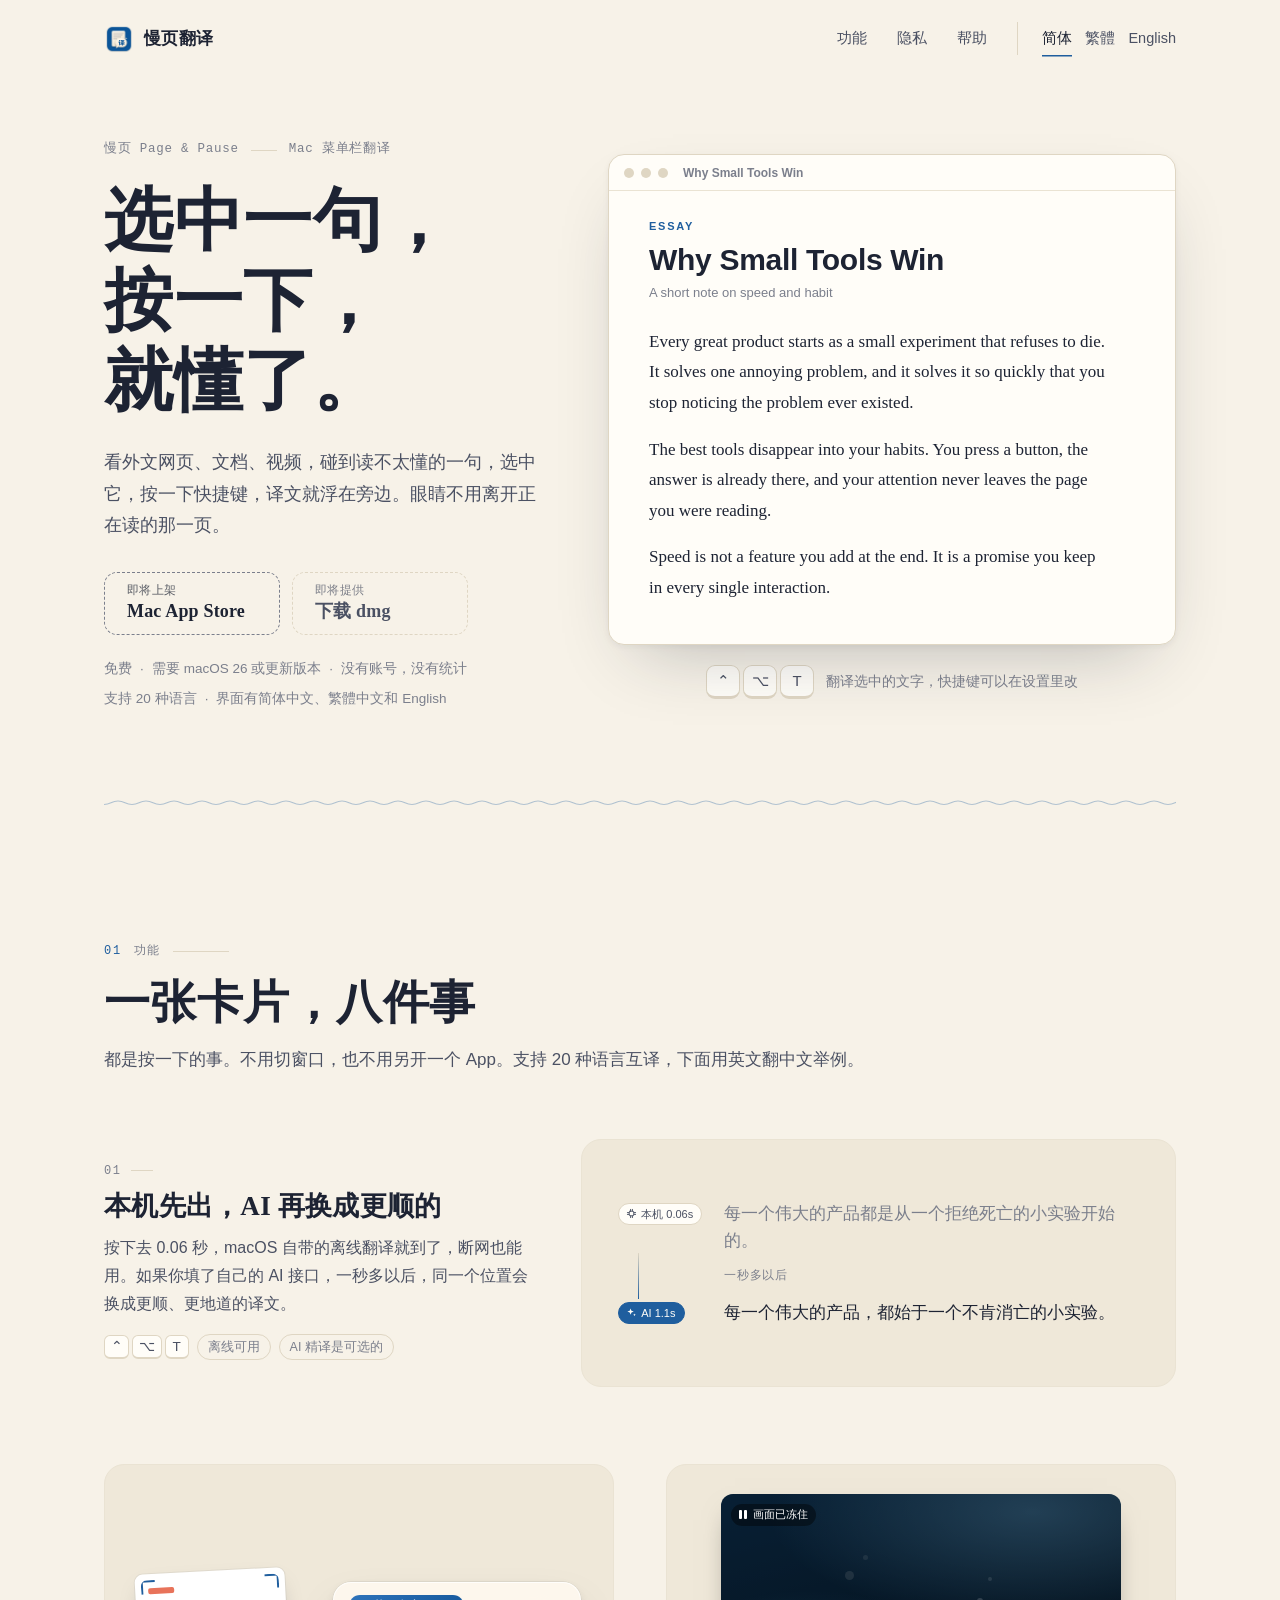
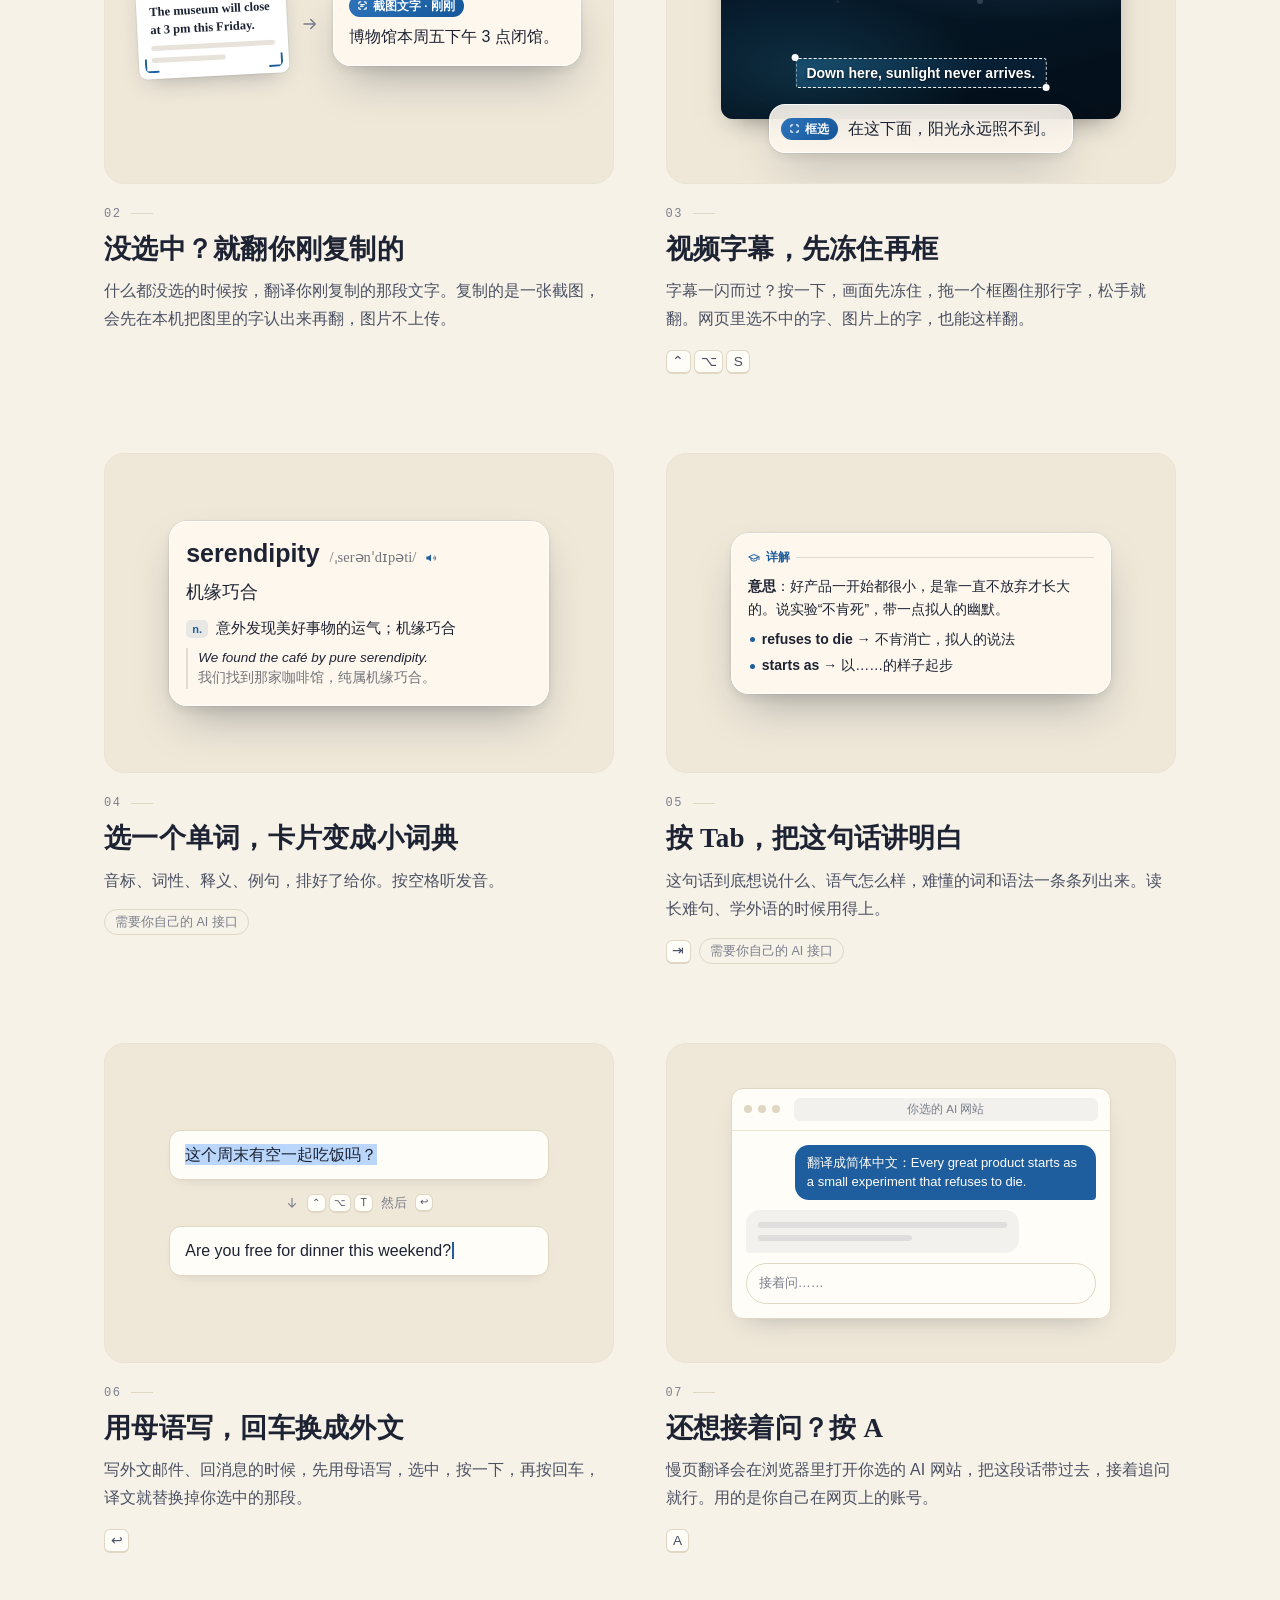
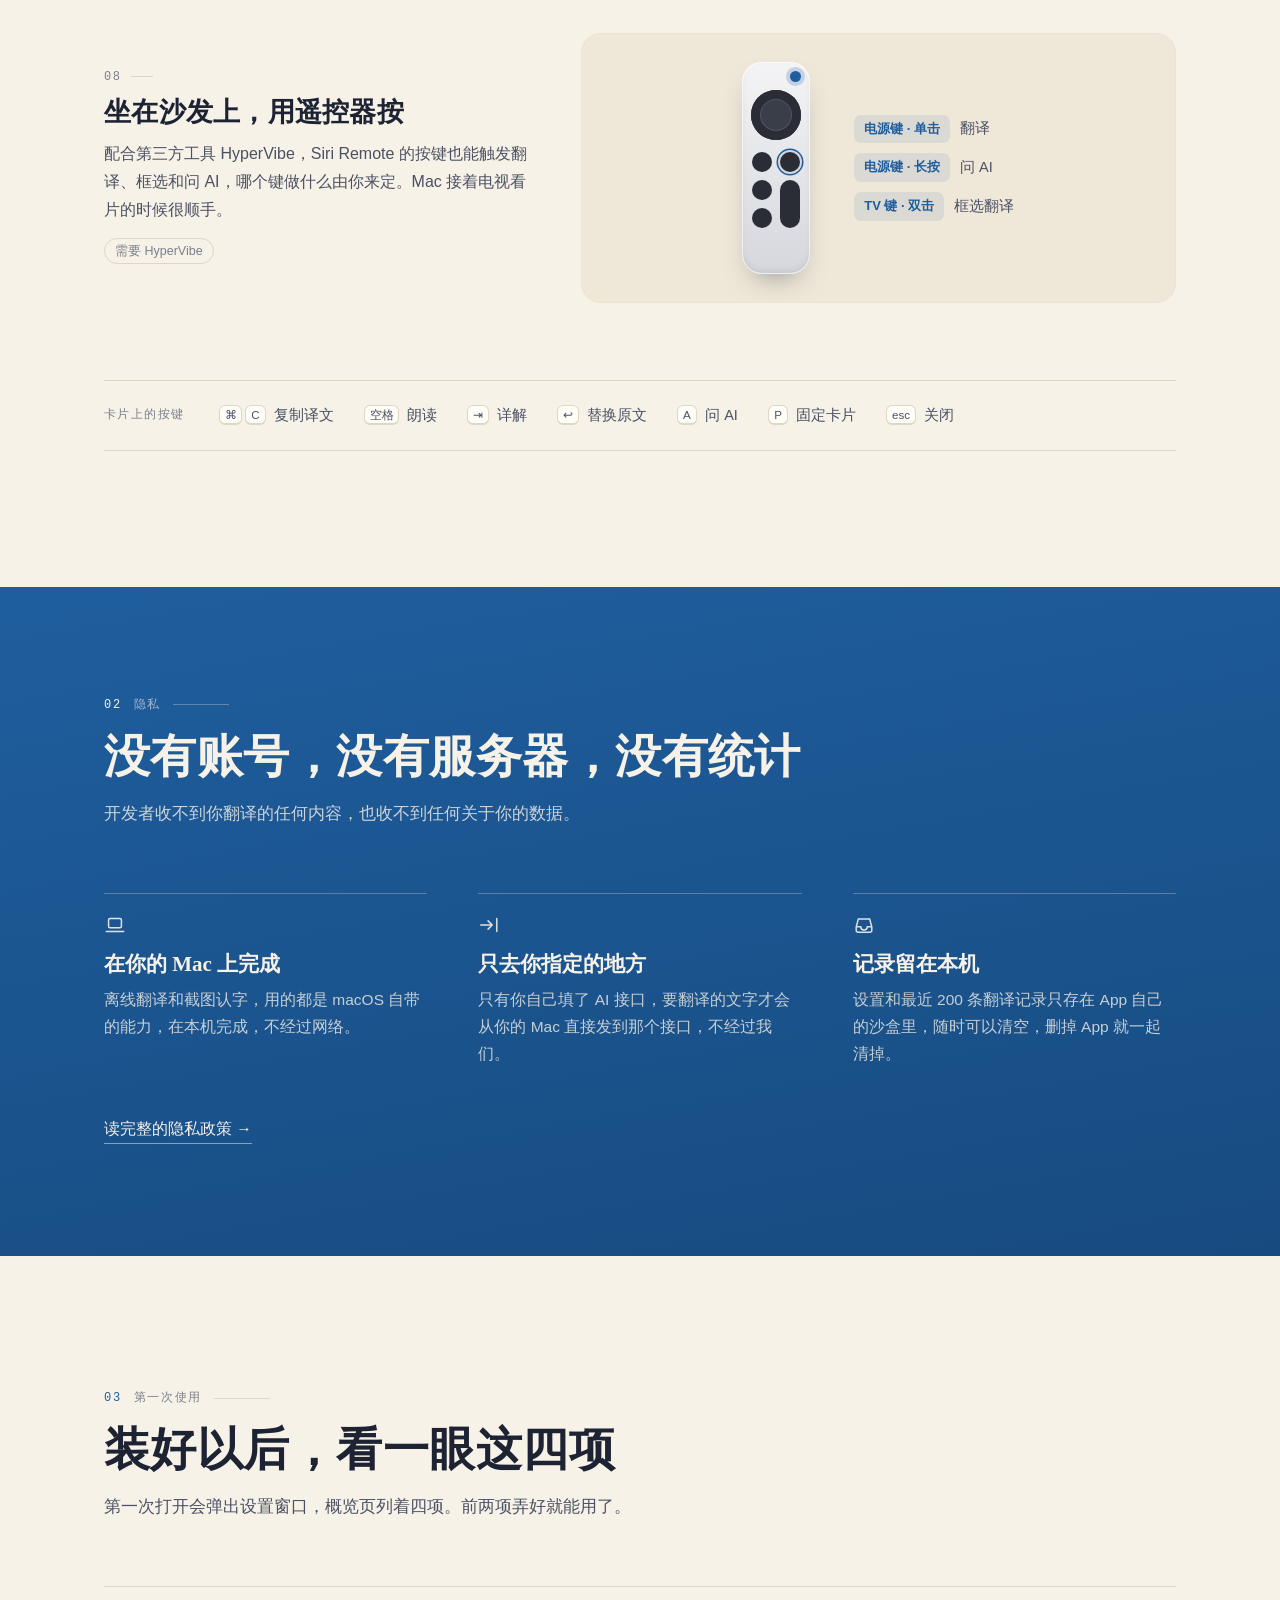
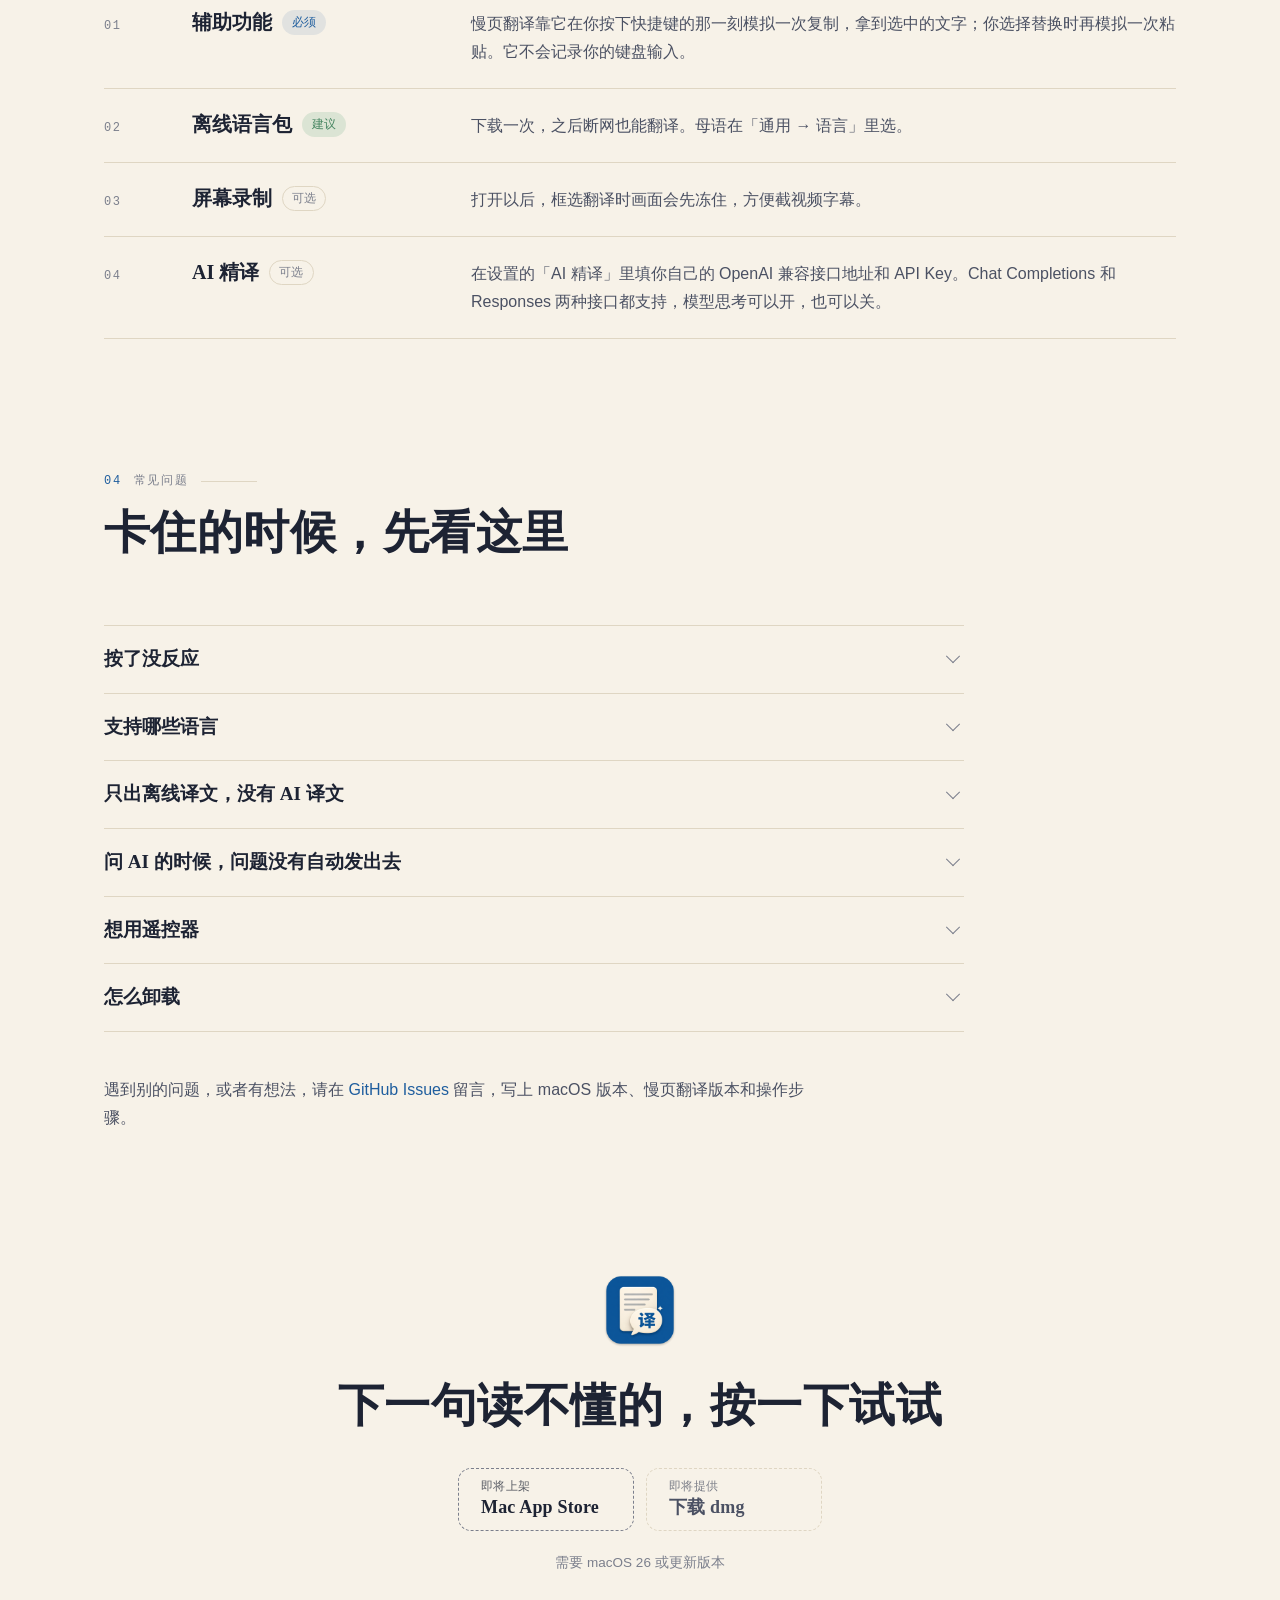
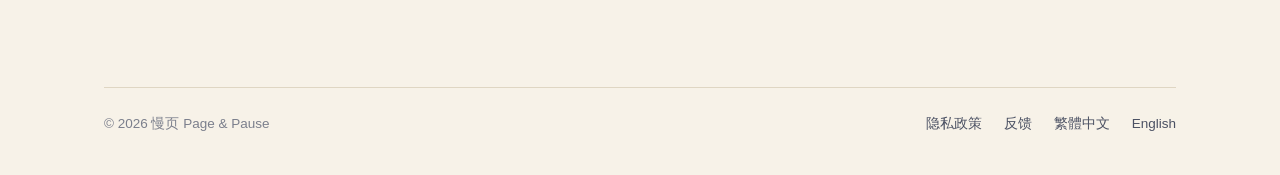
<file: index.html>
<!doctype html>
<html lang="zh-Hans">
<head>
<meta charset="utf-8">
<meta name="viewport" content="width=device-width, initial-scale=1">
<title>慢页翻译 · 选中一句，按一下，就懂了</title>
<meta name="description" content="慢页翻译是 Mac 菜单栏里的随手翻译。看外文时选中一句，按一下快捷键，译文就浮在旁边：本机离线翻译先到，接上你自己的 AI 接口，一秒多以后换成更地道的版本。支持 20 种语言，没有账号，没有统计。">
<meta property="og:type" content="website">
<meta property="og:site_name" content="慢页 Page &amp; Pause">
<meta property="og:title" content="慢页翻译 · 选中一句，按一下，就懂了">
<meta property="og:description" content="Mac 菜单栏里的随手翻译。译文浮在你正在读的那句话旁边，本机先出，AI 再润一遍。">
<meta property="og:image" content="https://viffygwaanl.github.io/shunyi/og.png">
<meta name="twitter:card" content="summary_large_image">
<meta name="theme-color" content="#F7F2E8" media="(prefers-color-scheme: light)">
<meta name="theme-color" content="#14161B" media="(prefers-color-scheme: dark)">
<link rel="icon" href="icon.png">
<link rel="alternate" hreflang="zh-Hans" href="./">
<link rel="alternate" hreflang="zh-Hant" href="zh-hant.html">
<link rel="alternate" hreflang="en" href="en.html">
<link rel="alternate" hreflang="x-default" href="./">
<link rel="stylesheet" href="style.css">
<script>document.documentElement.classList.add('js')</script>
<script src="site.js" defer></script>
<noscript><style>.demo .demo-card{opacity:1;transform:none}.demo .sel{background-size:100% 100%}.demo .b-local,.demo .t-local{opacity:0}.demo .b-ai,.demo .t-ai{opacity:1}.js .reveal{opacity:1;transform:none}</style></noscript>
</head>
<body>
<a class="skip" href="#main">跳到正文</a>

<svg class="sprite" aria-hidden="true" focusable="false">
  <symbol id="i-cursor" viewBox="0 0 24 24"><path d="M8 4c2.2 0 4 1 4 3v10c0 2-1.8 3-4 3M16 4c-2.2 0-4 1-4 3M12 17c0 2 1.8 3 4 3M9.5 12h5"/></symbol>
  <symbol id="i-arrow" viewBox="0 0 24 24"><path d="M4 12h15M13 6l6 6-6 6"/></symbol>
  <symbol id="i-cpu" viewBox="0 0 24 24"><rect x="7" y="7" width="10" height="10" rx="2"/><path d="M10 3v4M14 3v4M10 17v4M14 17v4M3 10h4M3 14h4M17 10h4M17 14h4"/></symbol>
  <symbol id="i-sparkles" viewBox="0 0 24 24"><path d="M10 3l1.9 5.1L17 10l-5.1 1.9L10 17l-1.9-5.1L3 10l5.1-1.9zM18.5 14l.9 2.1 2.1.9-2.1.9-.9 2.1-.9-2.1-2.1-.9 2.1-.9z"/></symbol>
  <symbol id="i-pin" viewBox="0 0 24 24"><path d="M9 4h6l-1 6 3 3.5H7l3-3.5zM12 13.5V20"/></symbol>
  <symbol id="i-copy" viewBox="0 0 24 24"><rect x="8.5" y="8" width="11" height="13" rx="2.2"/><path d="M5 16V5.2A2.2 2.2 0 0 1 7.2 3H15"/></symbol>
  <symbol id="i-speaker" viewBox="0 0 24 24"><path d="M4 9.5v5h3.4L12 18V6L7.4 9.5zM15.5 9.3a3.8 3.8 0 0 1 0 5.4M18.2 6.8a7.4 7.4 0 0 1 0 10.4"/></symbol>
  <symbol id="i-cap" viewBox="0 0 24 24"><path d="M2 9.5L12 5l10 4.5-10 4.5zM6 11.6v4.2c1.6 1.5 3.6 2.2 6 2.2s4.4-.7 6-2.2v-4.2M22 9.5V15"/></symbol>
  <symbol id="i-chat" viewBox="0 0 24 24"><path d="M4.2 4.5h9.6A2.2 2.2 0 0 1 16 6.7v4.6a2.2 2.2 0 0 1-2.2 2.2H9l-3.4 2.9v-2.9H4.2A2.2 2.2 0 0 1 2 11.3V6.7a2.2 2.2 0 0 1 2.2-2.2zM18.6 9.5h1.2a2.2 2.2 0 0 1 2.2 2.2V16a2.2 2.2 0 0 1-2.2 2.2h-.6v2.6L16 18.2h-3.2"/></symbol>
  <symbol id="i-viewfinder" viewBox="0 0 24 24"><path d="M4 8V6a2 2 0 0 1 2-2h2M16 4h2a2 2 0 0 1 2 2v2M20 16v2a2 2 0 0 1-2 2h-2M8 20H6a2 2 0 0 1-2-2v-2M8 10h8M8 14h5"/></symbol>
  <symbol id="i-region" viewBox="0 0 24 24"><path d="M4 8V6a2 2 0 0 1 2-2h2M16 4h2a2 2 0 0 1 2 2v2M20 16v2a2 2 0 0 1-2 2h-2M8 20H6a2 2 0 0 1-2-2v-2"/></symbol>
  <symbol id="i-laptop" viewBox="0 0 24 24"><rect x="5" y="5" width="14" height="10" rx="1.6"/><path d="M2.5 19h19"/></symbol>
  <symbol id="i-route" viewBox="0 0 24 24"><path d="M3 12h12M11 7.5l4.5 4.5-4.5 4.5M20.5 5v14"/></symbol>
  <symbol id="i-tray" viewBox="0 0 24 24"><path d="M3.5 14l2.3-8.5h12.4l2.3 8.5M3.5 14v3.8A2.2 2.2 0 0 0 5.7 20h12.6a2.2 2.2 0 0 0 2.2-2.2V14M3.5 14h5a3.5 3.5 0 0 0 7 0h5"/></symbol>
</svg>

<header class="top wrap">
  <a class="brand" href="./" aria-label="慢页翻译 首页"><img src="icon.png" alt="" width="30" height="30"><span>慢页翻译</span></a>
  <nav aria-label="页面导航">
    <a class="opt" href="#features">功能</a>
    <a class="opt" href="#privacy">隐私</a>
    <a href="#help">帮助</a>
    <span class="langs">
      <a href="./" aria-current="page">简体</a>
      <a href="zh-hant.html" lang="zh-Hant" hreflang="zh-Hant">繁體</a>
      <a href="en.html" lang="en" hreflang="en">English</a>
    </span>
  </nav>
</header>

<main id="main">

<!-- 首屏 -->
<section class="hero wrap">
  <div class="hero-text">
    <p class="eyebrow"><span>慢页 Page &amp; Pause</span><i></i><span>Mac 菜单栏翻译</span></p>
    <h1><span class="beat">选中一句，</span><span class="beat">按一下，</span><span class="beat">就懂了。</span></h1>
    <p class="lede">看外文网页、文档、视频，碰到读不太懂的一句，选中它，按一下快捷键，译文就浮在旁边。眼睛不用离开正在读的那一页。</p>
    <div class="cta">
      <a class="btn primary" data-link="appStore" aria-disabled="true"><small data-live="免费下载">即将上架</small> <b>Mac App Store</b></a>
      <a class="btn" data-link="dmg" aria-disabled="true"><small data-live="直接下载 · 已公证">即将提供</small> <b>下载 dmg</b></a>
    </div>
    <p class="meta"><span>免费</span><span>需要 macOS 26 或更新版本</span><span>没有账号，没有统计</span></p>
    <p class="meta note"><span>支持 20 种语言</span><span>界面有简体中文、<span lang="zh-Hant">繁體中文</span>和 English</span></p>
  </div>

  <figure class="demo" id="demo" aria-label="演示：在一篇英文文章里选中一句话，按下 Control、Option 和 T，译文卡片出现在这句话下面；本机翻译先到，约一秒后换成 AI 译文。">
    <div class="stage" aria-hidden="true">
      <div class="sheet">
        <div class="sheet-bar"><i></i><i></i><i></i><span>Why Small Tools Win</span></div>
        <div class="sheet-body" lang="en">
          <p class="kicker">ESSAY</p>
          <p class="title">Why Small Tools Win</p>
          <p class="sub">A short note on speed and habit</p>
          <p class="t"><span class="sel" id="sel">Every great product starts as a small experiment that refuses to die.</span> It solves one annoying problem, and it solves it so quickly that you stop noticing the problem ever existed.</p>
          <p class="t">The best tools disappear into your habits. You press a button, the answer is already there, and your attention never leaves the page you were reading.</p>
          <p class="t">Speed is not a feature you add at the end. It is a promise you keep in every single interaction.</p>
        </div>
      </div>

      <div class="card demo-card" id="card">
        <div class="card-head">
          <span class="chip"><svg class="ic"><use href="#i-cursor"/></svg>选中</span>
          <span class="pair">英语<svg class="ic"><use href="#i-arrow"/></svg>中文</span>
          <span class="grow"></span>
          <span class="badge">
            <span class="b-local"><svg class="ic"><use href="#i-cpu"/></svg>本机 0.06s<em>· AI 精修中</em><i class="spin"></i></span>
            <span class="b-ai"><svg class="ic solid"><use href="#i-sparkles"/></svg>AI 1.1s</span>
          </span>
          <svg class="ic pin"><use href="#i-pin"/></svg>
        </div>
        <div class="card-body">
          <p class="src" lang="en">Every great product starts as a small experiment that refuses to die.</p>
          <div class="out">
            <p class="t-local">每一个伟大的产品都是从一个拒绝死亡的小实验开始的。</p>
            <p class="t-ai">每一个伟大的产品，都始于一个不肯消亡的小实验。</p>
          </div>
        </div>
        <div class="card-foot">
          <span class="pill"><svg class="ic"><use href="#i-copy"/></svg>复制<span class="k">⌘C</span></span>
          <span class="pill"><svg class="ic"><use href="#i-speaker"/></svg>朗读<span class="k">空格</span></span>
          <span class="pill"><svg class="ic"><use href="#i-cap"/></svg>详解<span class="k">⇥</span></span>
          <span class="pill"><svg class="ic"><use href="#i-chat"/></svg>问 AI<span class="k">A</span></span>
          <span class="esc">esc</span>
        </div>
      </div>
    </div>
    <figcaption class="keys"><span><kbd>⌃</kbd><kbd>⌥</kbd><kbd>T</kbd></span><span>翻译选中的文字，快捷键可以在设置里改</span></figcaption>
  </figure>
</section>

<div class="wrap"><div class="wave" aria-hidden="true"></div></div>

<!-- 功能 -->
<section class="section wrap" id="features">
  <header class="sec-head reveal">
    <p class="folio"><span>01</span>功能</p>
    <h2><span class="nb">一张卡片，</span><span class="nb">八件事</span></h2>
    <p class="lede">都是按一下的事。不用切窗口，也不用另开一个 App。支持 20 种语言互译，下面用英文翻中文举例。</p>
  </header>

  <div class="features">
    <article class="feature wide reveal">
      <div>
        <p class="f-no">01</p>
        <h3><span class="nb">本机先出，</span><span class="nb">AI 再换成更顺的</span></h3>
        <p class="body">按下去 0.06 秒，macOS 自带的离线翻译就到了，断网也能用。如果你填了自己的 AI 接口，一秒多以后，同一个位置会换成更顺、更地道的译文。</p>
        <p class="tags"><span><kbd>⌃</kbd><kbd>⌥</kbd><kbd>T</kbd></span><span class="tag">离线可用</span><span class="tag">AI 精译是可选的</span></p>
      </div>
      <div class="plate" aria-hidden="true">
        <div class="two">
          <div class="two-row"><span class="badge"><svg class="ic"><use href="#i-cpu"/></svg>本机 0.06s</span><p>每一个伟大的产品都是从一个拒绝死亡的小实验开始的。</p></div>
          <div class="two-gap"><i></i><span>一秒多以后</span></div>
          <div class="two-row final"><span class="badge"><svg class="ic solid"><use href="#i-sparkles"/></svg>AI 1.1s</span><p>每一个伟大的产品，都始于一个不肯消亡的小实验。</p></div>
        </div>
      </div>
    </article>

    <article class="feature reveal">
      <div class="plate" aria-hidden="true">
        <div class="clip">
          <div class="shot" lang="en"><b>The museum will close at 3 pm this Friday.</b><i></i><i></i><span class="vf"></span></div>
          <svg class="ic flow"><use href="#i-arrow"/></svg>
          <div class="card mini">
            <div class="card-head"><span class="chip"><svg class="ic"><use href="#i-viewfinder"/></svg>截图文字 · 刚刚</span></div>
            <div class="card-body"><p class="out">博物馆本周五下午 3 点闭馆。</p></div>
          </div>
        </div>
      </div>
      <p class="f-no">02</p>
      <h3><span class="nb">没选中？</span><span class="nb">就翻你刚复制的</span></h3>
      <p class="body">什么都没选的时候按，翻译你刚复制的那段文字。复制的是一张截图，会先在本机把图里的字认出来再翻，图片不上传。</p>
    </article>

    <article class="feature reveal">
      <div class="plate" aria-hidden="true">
        <div class="region">
          <div class="video"><span class="frozen"><i></i>画面已冻住</span><span class="subtitle" lang="en">Down here, sunlight never arrives.</span></div>
          <div class="card line"><span class="chip"><svg class="ic"><use href="#i-region"/></svg>框选</span><span>在这下面，阳光永远照不到。</span></div>
        </div>
      </div>
      <p class="f-no">03</p>
      <h3><span class="nb">视频字幕，</span><span class="nb">先冻住再框</span></h3>
      <p class="body">字幕一闪而过？按一下，画面先冻住，拖一个框圈住那行字，松手就翻。网页里选不中的字、图片上的字，也能这样翻。</p>
      <p class="tags"><span><kbd>⌃</kbd><kbd>⌥</kbd><kbd>S</kbd></span></p>
    </article>

    <article class="feature reveal">
      <div class="plate" aria-hidden="true">
        <div class="card mini">
          <div class="dict-head"><b lang="en">serendipity</b><span class="say"><span class="ipa">/ˌserənˈdɪpəti/</span><svg class="ic solid"><use href="#i-speaker"/></svg></span></div>
          <div class="dict">
            <p class="main">机缘巧合</p>
            <p class="sense"><span class="pos">n.</span><span>意外发现美好事物的运气；机缘巧合</span></p>
            <p class="ex"><i lang="en">We found the café by pure serendipity.</i><span>我们找到那家咖啡馆，纯属机缘巧合。</span></p>
          </div>
        </div>
      </div>
      <p class="f-no">04</p>
      <h3><span class="nb">选一个单词，</span><span class="nb">卡片变成小词典</span></h3>
      <p class="body">音标、词性、释义、例句，排好了给你。按空格听发音。</p>
      <p class="tags"><span class="tag">需要你自己的 AI 接口</span></p>
    </article>

    <article class="feature reveal">
      <div class="plate" aria-hidden="true">
        <div class="card mini">
          <div class="explain">
            <p class="ex-head"><svg class="ic"><use href="#i-cap"/></svg>详解</p>
            <p><b>意思</b>：好产品一开始都很小，是靠一直不放弃才长大的。说实验“不肯死”，带一点拟人的幽默。</p>
            <ul>
              <li><b lang="en">refuses to die</b> → 不肯消亡，拟人的说法</li>
              <li><b lang="en">starts as</b> → 以……的样子起步</li>
            </ul>
          </div>
        </div>
      </div>
      <p class="f-no">05</p>
      <h3><span class="nb">按 Tab，</span><span class="nb">把这句话讲明白</span></h3>
      <p class="body">这句话到底想说什么、语气怎么样，难懂的词和语法一条条列出来。读长难句、学外语的时候用得上。</p>
      <p class="tags"><span><kbd>⇥</kbd></span><span class="tag">需要你自己的 AI 接口</span></p>
    </article>

    <article class="feature reveal">
      <div class="plate" aria-hidden="true">
        <div class="replace">
          <div class="field"><span class="hl">这个周末有空一起吃饭吗？</span></div>
          <p class="do"><svg class="ic"><use href="#i-arrow"/></svg><span><kbd>⌃</kbd><kbd>⌥</kbd><kbd>T</kbd></span><span>然后</span><kbd>↩</kbd></p>
          <div class="field" lang="en">Are you free for dinner this weekend?<i class="caret"></i></div>
        </div>
      </div>
      <p class="f-no">06</p>
      <h3><span class="nb">用母语写，</span><span class="nb">回车换成外文</span></h3>
      <p class="body">写外文邮件、回消息的时候，先用母语写，选中，按一下，再按回车，译文就替换掉你选中的那段。</p>
      <p class="tags"><span><kbd>↩</kbd></span></p>
    </article>

    <article class="feature reveal">
      <div class="plate" aria-hidden="true">
        <div class="browser">
          <div class="browser-bar"><i></i><i></i><i></i><span>你选的 AI 网站</span></div>
          <div class="chat">
            <p class="me">翻译成简体中文：Every great product starts as a small experiment that refuses to die.</p>
            <p class="bot"><i></i><i></i></p>
            <p class="ask">接着问……</p>
          </div>
        </div>
      </div>
      <p class="f-no">07</p>
      <h3><span class="nb">还想接着问？</span><span class="nb">按 A</span></h3>
      <p class="body">慢页翻译会在浏览器里打开你选的 AI 网站，把这段话带过去，接着追问就行。用的是你自己在网页上的账号。</p>
      <p class="tags"><span><kbd>A</kbd></span></p>
    </article>

    <article class="feature wide flip reveal">
      <div>
        <p class="f-no">08</p>
        <h3><span class="nb">坐在沙发上，</span><span class="nb">用遥控器按</span></h3>
        <p class="body">配合第三方工具 HyperVibe，Siri Remote 的按键也能触发翻译、框选和问 AI，哪个键做什么由你来定。Mac 接着电视看片的时候很顺手。</p>
        <p class="tags"><span class="tag">需要 HyperVibe</span></p>
      </div>
      <div class="plate" aria-hidden="true">
        <div class="remote-wrap">
          <div class="remote"><i class="power"></i><i class="pad"></i><i class="b b1"></i><i class="b b2"></i><i class="b b3"></i><i class="vol"></i><i class="b b4"></i></div>
          <ul class="remote-map">
            <li><b>电源键 · 单击</b><span>翻译</span></li>
            <li><b>电源键 · 长按</b><span>问 AI</span></li>
            <li><b>TV 键 · 双击</b><span>框选翻译</span></li>
          </ul>
        </div>
      </div>
    </article>
  </div>

  <ul class="legend reveal" aria-label="卡片上的按键">
    <li><strong>卡片上的按键</strong></li>
    <li><span><kbd>⌘</kbd><kbd>C</kbd></span>复制译文</li>
    <li><kbd>空格</kbd>朗读</li>
    <li><kbd>⇥</kbd>详解</li>
    <li><kbd>↩</kbd>替换原文</li>
    <li><kbd>A</kbd>问 AI</li>
    <li><kbd>P</kbd>固定卡片</li>
    <li><kbd>esc</kbd>关闭</li>
  </ul>
</section>

<!-- 隐私 -->
<section class="sea" id="privacy">
  <div class="wrap">
    <header class="sec-head reveal">
      <p class="folio"><span>02</span>隐私</p>
      <h2><span class="nb">没有账号，</span><span class="nb">没有服务器，</span><span class="nb">没有统计</span></h2>
      <p class="lede">开发者收不到你翻译的任何内容，也收不到任何关于你的数据。</p>
    </header>
    <ul class="thirds reveal">
      <li>
        <svg class="ic" aria-hidden="true"><use href="#i-laptop"/></svg>
        <h3>在你的 Mac 上完成</h3>
        <p>离线翻译和截图认字，用的都是 macOS 自带的能力，在本机完成，不经过网络。</p>
      </li>
      <li>
        <svg class="ic" aria-hidden="true"><use href="#i-route"/></svg>
        <h3>只去你指定的地方</h3>
        <p>只有你自己填了 AI 接口，要翻译的文字才会从你的 Mac 直接发到那个接口，不经过我们。</p>
      </li>
      <li>
        <svg class="ic" aria-hidden="true"><use href="#i-tray"/></svg>
        <h3>记录留在本机</h3>
        <p>设置和最近 200 条翻译记录只存在 App 自己的沙盒里，随时可以清空，删掉 App 就一起清掉。</p>
      </li>
    </ul>
    <a class="more" href="privacy.html">读完整的隐私政策 →</a>
  </div>
</section>

<!-- 第一次使用 -->
<section class="section wrap" id="help">
  <header class="sec-head reveal">
    <p class="folio"><span>03</span>第一次使用</p>
    <h2><span class="nb">装好以后，</span><span class="nb">看一眼这四项</span></h2>
    <p class="lede">第一次打开会弹出设置窗口，概览页列着四项。前两项弄好就能用了。</p>
  </header>
  <ol class="steps reveal">
    <li>
      <h3>辅助功能 <span class="need must">必须</span></h3>
      <p>慢页翻译靠它在你按下快捷键的那一刻模拟一次复制，拿到选中的文字；你选择替换时再模拟一次粘贴。它不会记录你的键盘输入。</p>
    </li>
    <li>
      <h3>离线语言包 <span class="need good">建议</span></h3>
      <p>下载一次，之后断网也能翻译。母语在「通用 → 语言」里选。</p>
    </li>
    <li>
      <h3>屏幕录制 <span class="need">可选</span></h3>
      <p>打开以后，框选翻译时画面会先冻住，方便截视频字幕。</p>
    </li>
    <li>
      <h3>AI 精译 <span class="need">可选</span></h3>
      <p>在设置的「AI 精译」里填你自己的 OpenAI 兼容接口地址和 API Key。Chat Completions 和 Responses 两种接口都支持，模型思考可以开，也可以关。</p>
    </li>
  </ol>
</section>

<!-- 常见问题 -->
<section class="section wrap" id="faq">
  <header class="sec-head reveal">
    <p class="folio"><span>04</span>常见问题</p>
    <h2><span class="nb">卡住的时候，</span><span class="nb">先看这里</span></h2>
  </header>
  <div class="faq reveal">
    <details>
      <summary>按了没反应</summary>
      <p>多半是辅助功能没开。打开「系统设置 → 隐私与安全性 → 辅助功能」，把慢页翻译打开。如果已经开着，关掉再开一次。</p>
    </details>
    <details>
      <summary>支持哪些语言</summary>
      <p>20 种，可以互译：简体中文、<span lang="zh-Hant">繁體中文</span>、English、<span lang="ja">日本語</span>、<span lang="ko">한국어</span>、Français、Deutsch、Español、Italiano、Português、<span lang="ru">Русский</span>、<span lang="ar">العربية</span>、<span lang="th">ไทย</span>、Tiếng Việt、Bahasa Indonesia、Türkçe、Polski、Nederlands、<span lang="uk">Українська</span>、<span lang="hi">हिन्दी</span>。界面有简体中文、<span lang="zh-Hant">繁體中文</span>和 English。</p>
    </details>
    <details>
      <summary>只出离线译文，没有 AI 译文</summary>
      <p>AI 精译要你自己填接口和 Key。填好以后点「测试翻译」，看接口通不通。如果提示不支持 Responses，把接口类型换回 Chat Completions。</p>
    </details>
    <details>
      <summary>问 AI 的时候，问题没有自动发出去</summary>
      <p>有的网站不支持在网址里预填问题，这时慢页翻译会把问题放进剪贴板，点一下输入框，按 <kbd>⌘</kbd><kbd>V</kbd> 就行。第一次用某个网站，要先在浏览器里登录一次。</p>
    </details>
    <details>
      <summary>想用遥控器</summary>
      <p>Siri Remote 的按键要配合第三方工具 HyperVibe 使用。在设置的「快捷键与遥控器」页点「授权 HyperVibe 配置文件夹」，选中 ~/.config/siriremote，之后就能在下拉菜单里给遥控器按键分配动作。</p>
    </details>
    <details>
      <summary>怎么卸载</summary>
      <p>退出慢页翻译，把它从「应用程序」拖到废纸篓。设置和翻译记录都在它自己的沙盒容器里，会一起清掉。</p>
    </details>
  </div>
  <p class="feedback reveal">遇到别的问题，或者有想法，请在 <a href="https://github.com/ViffyGwaanl/shunyi/issues">GitHub Issues</a> 留言，写上 macOS 版本、慢页翻译版本和操作步骤。</p>
</section>

<!-- 结尾 -->
<section class="closing wrap reveal">
  <img src="icon.png" alt="慢页翻译图标" width="84" height="84">
  <h2><span class="nb">下一句读不懂的，</span><span class="nb">按一下试试</span></h2>
  <div class="cta">
    <a class="btn primary" data-link="appStore" aria-disabled="true"><small data-live="免费下载">即将上架</small> <b>Mac App Store</b></a>
    <a class="btn" data-link="dmg" aria-disabled="true"><small data-live="直接下载 · 已公证">即将提供</small> <b>下载 dmg</b></a>
  </div>
  <p class="meta">需要 macOS 26 或更新版本</p>
</section>

</main>

<footer class="wrap"><div class="foot">
  <span>© 2026 慢页 Page &amp; Pause</span>
  <nav aria-label="页脚">
    <a href="privacy.html">隐私政策</a>
    <a href="https://github.com/ViffyGwaanl/shunyi/issues">反馈</a>
    <a href="zh-hant.html" lang="zh-Hant" hreflang="zh-Hant">繁體中文</a>
    <a href="en.html" lang="en" hreflang="en">English</a>
  </nav>
</div></footer>
</body>
</html>
</file>
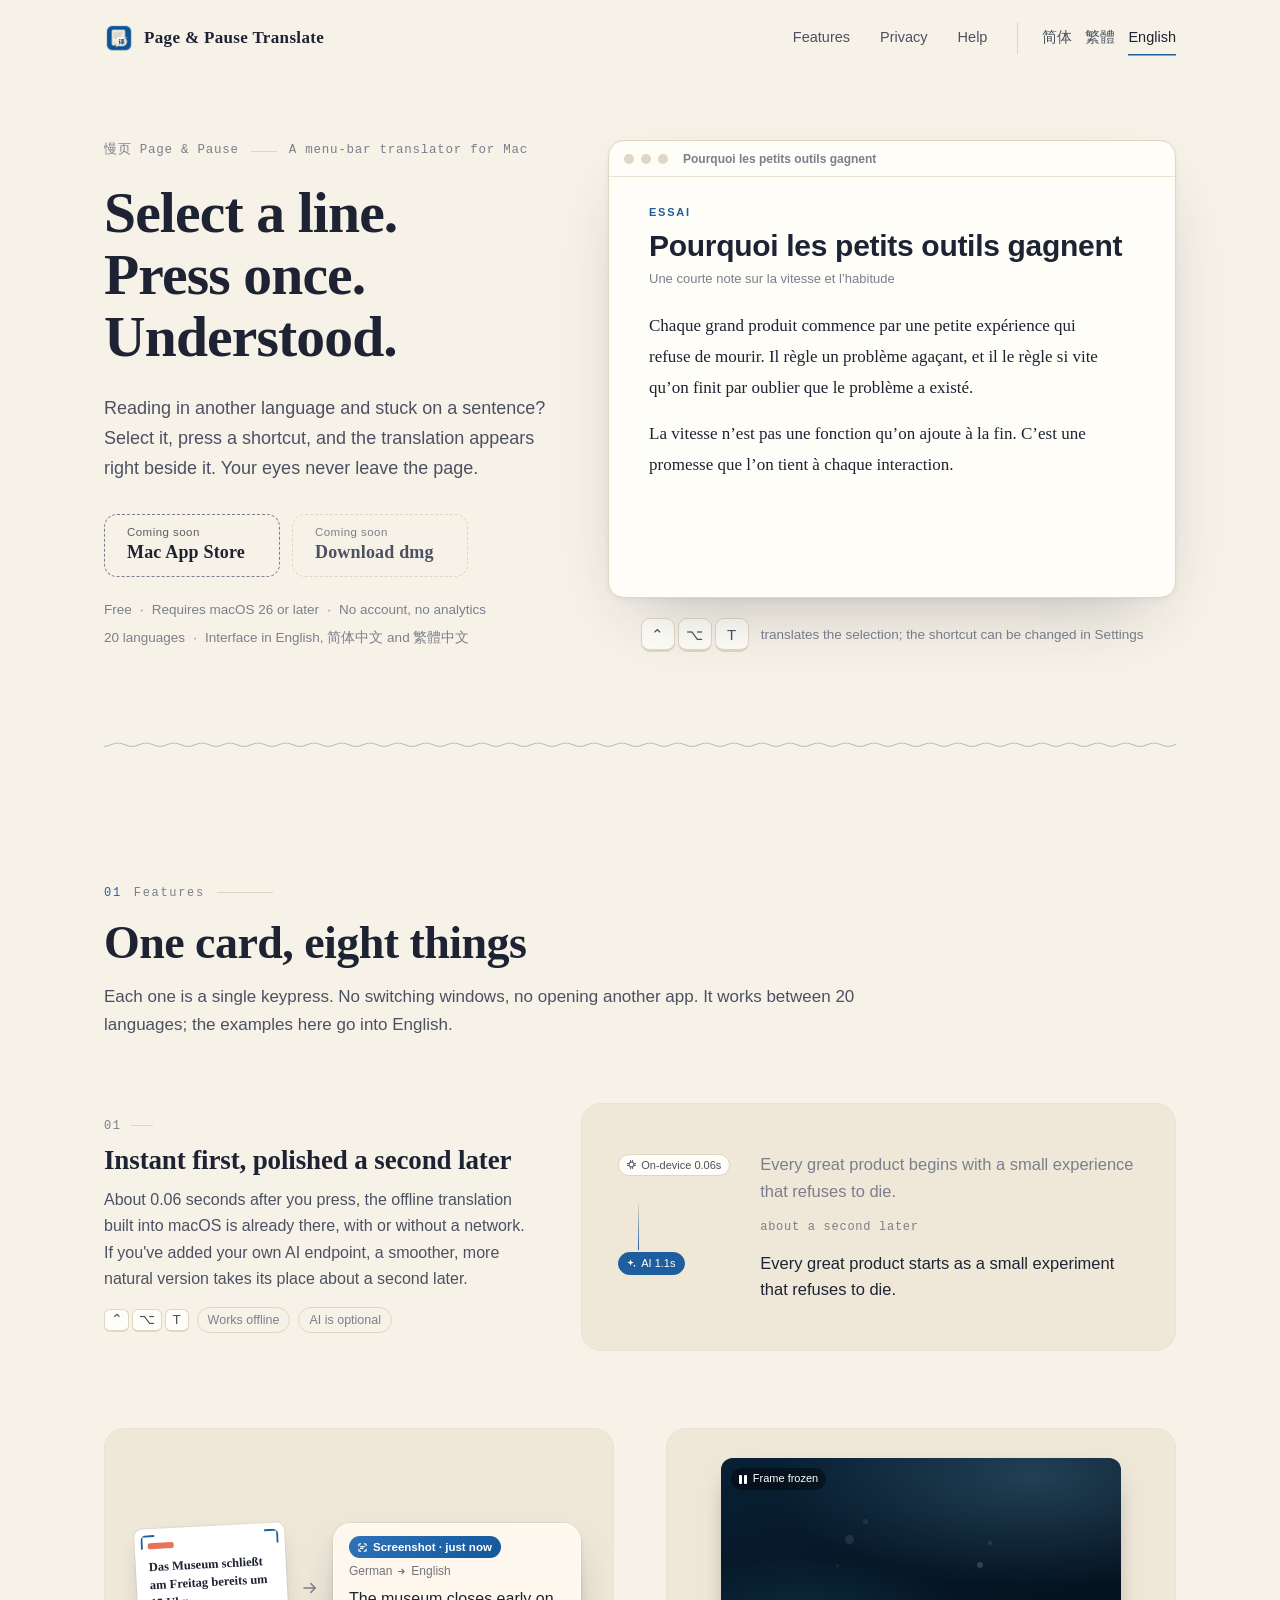
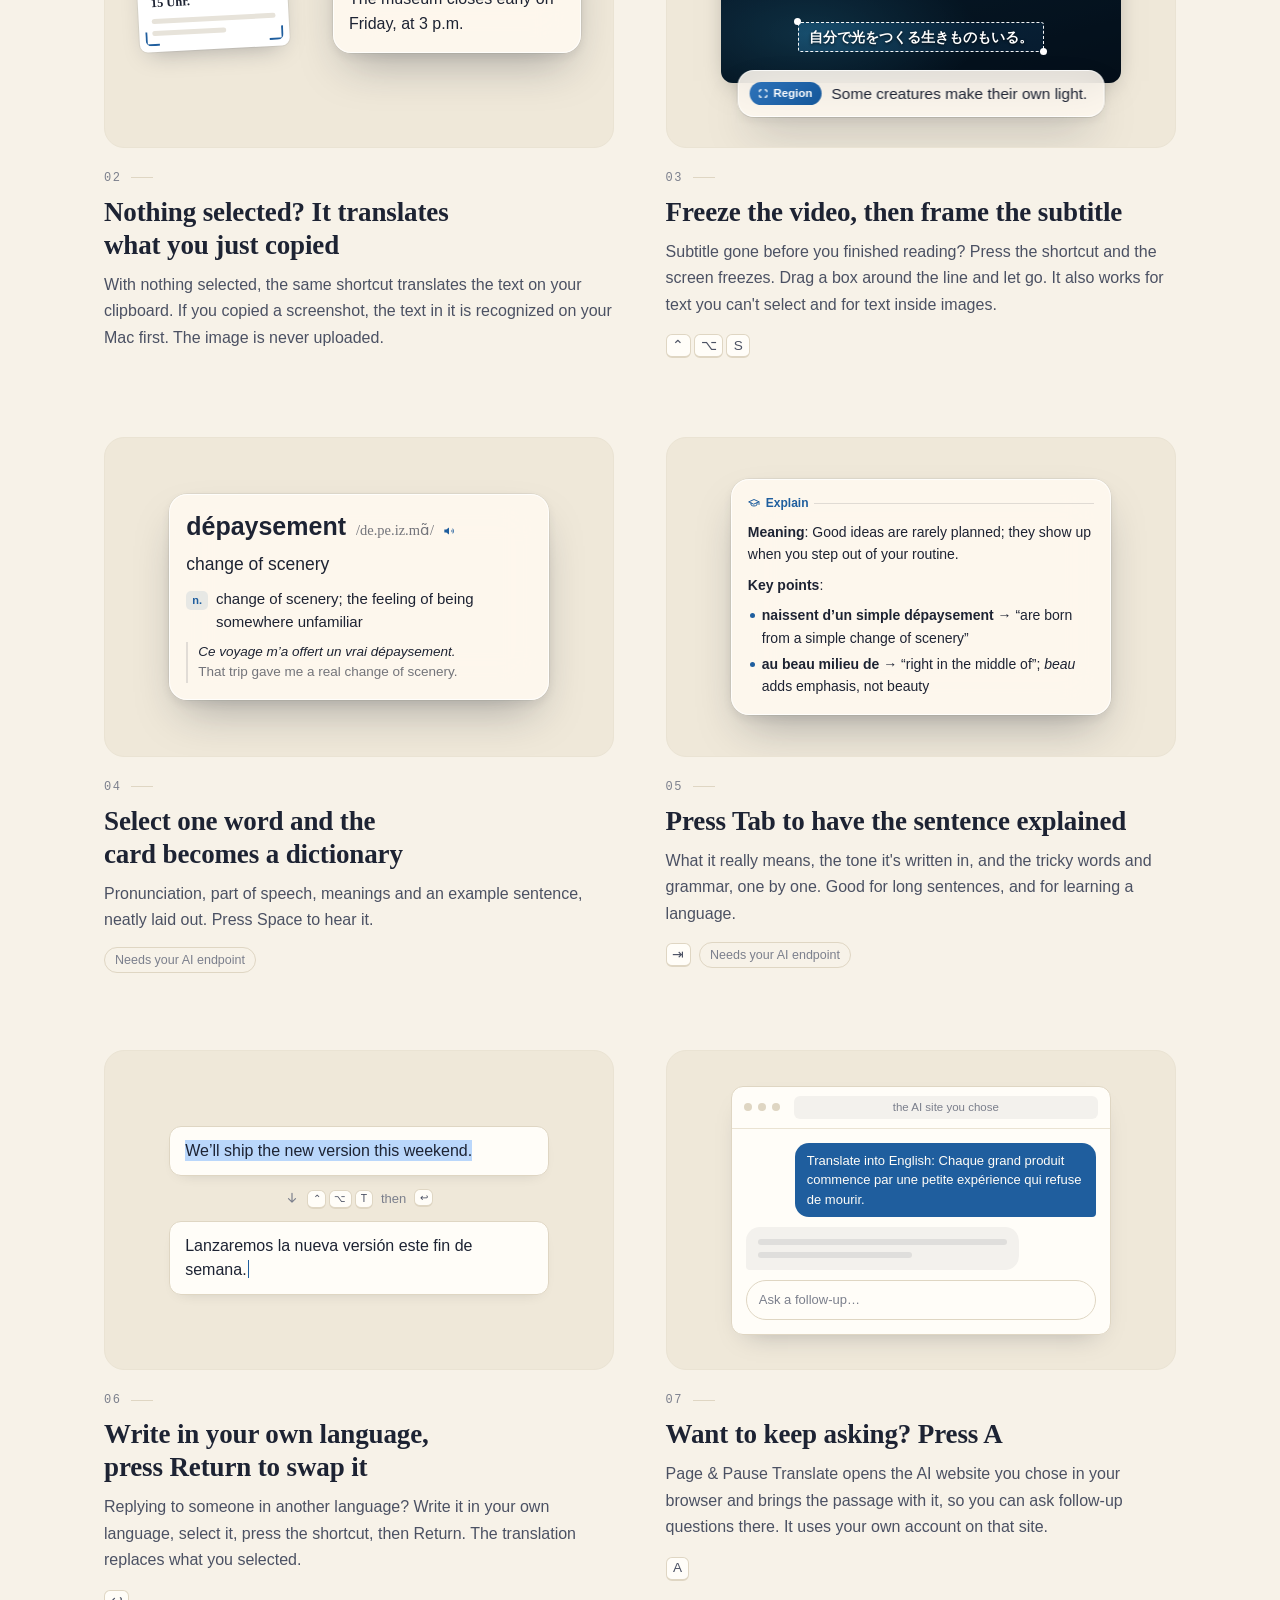
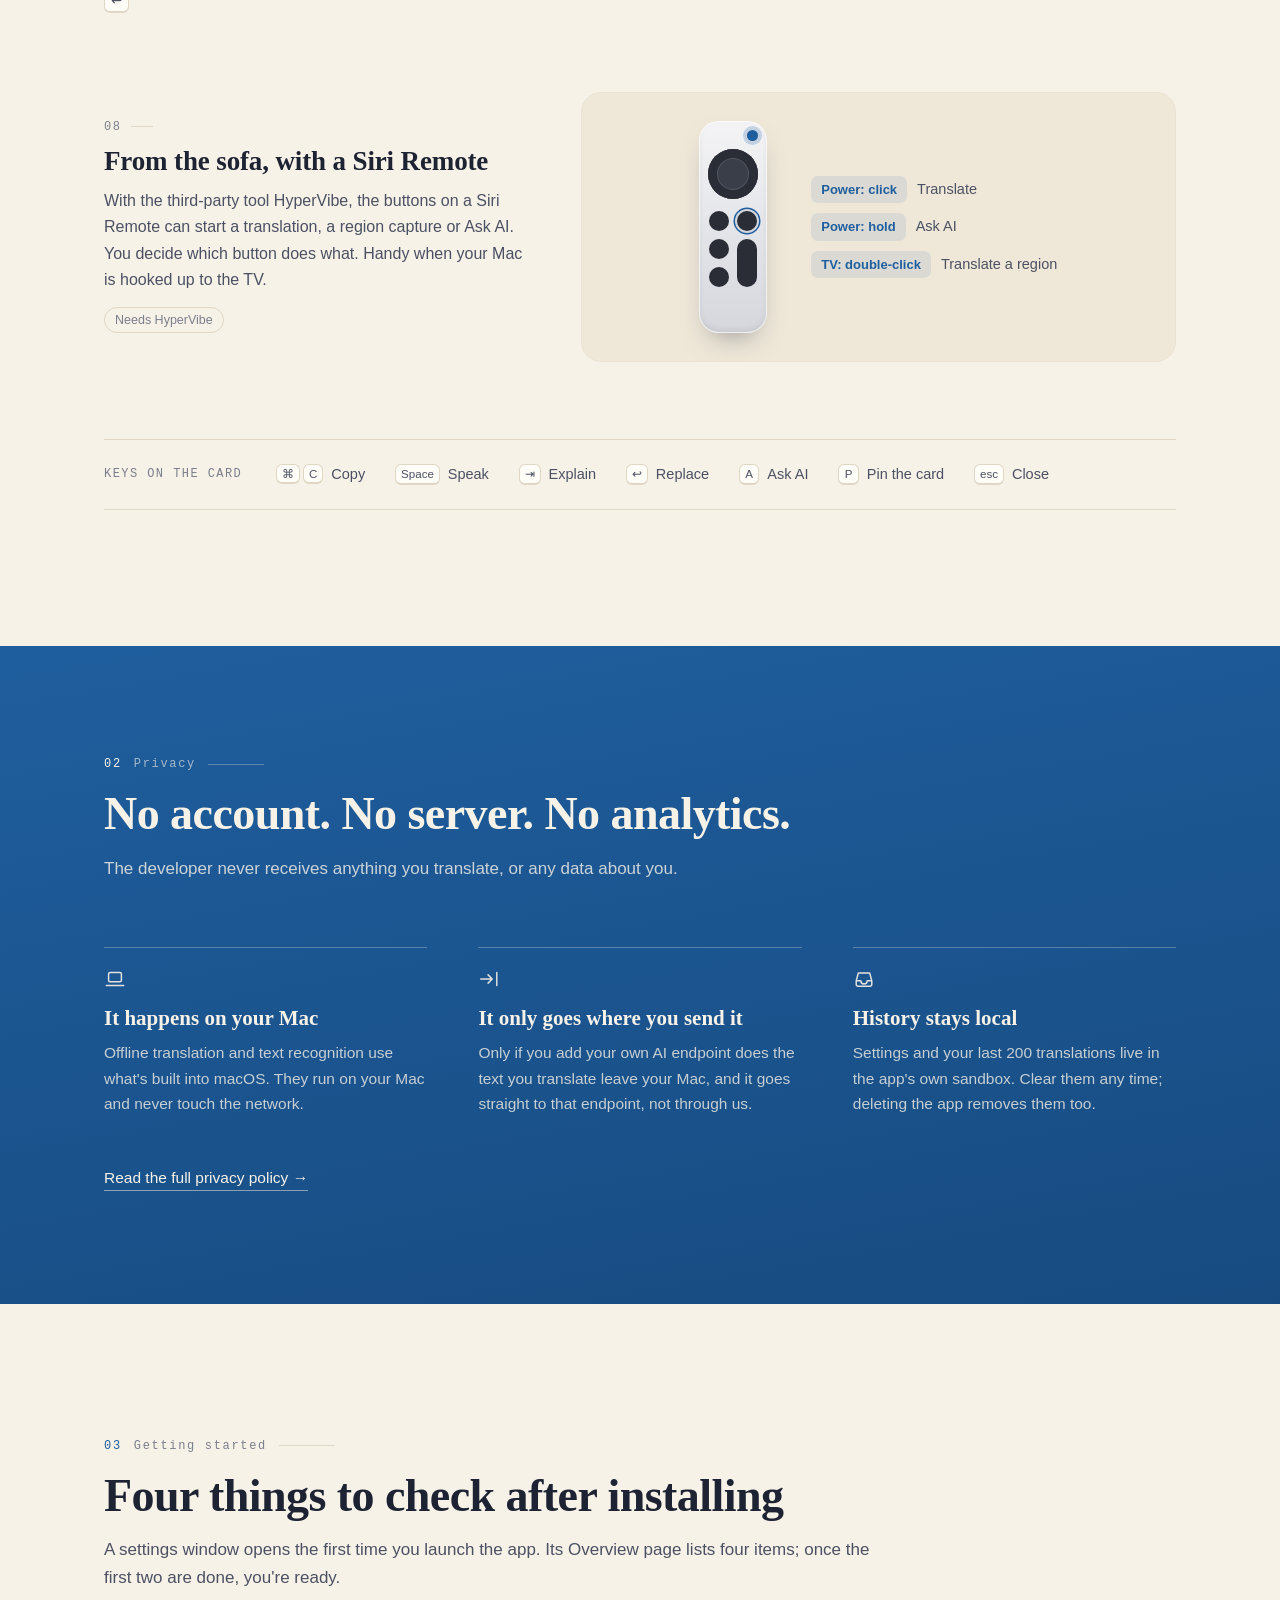
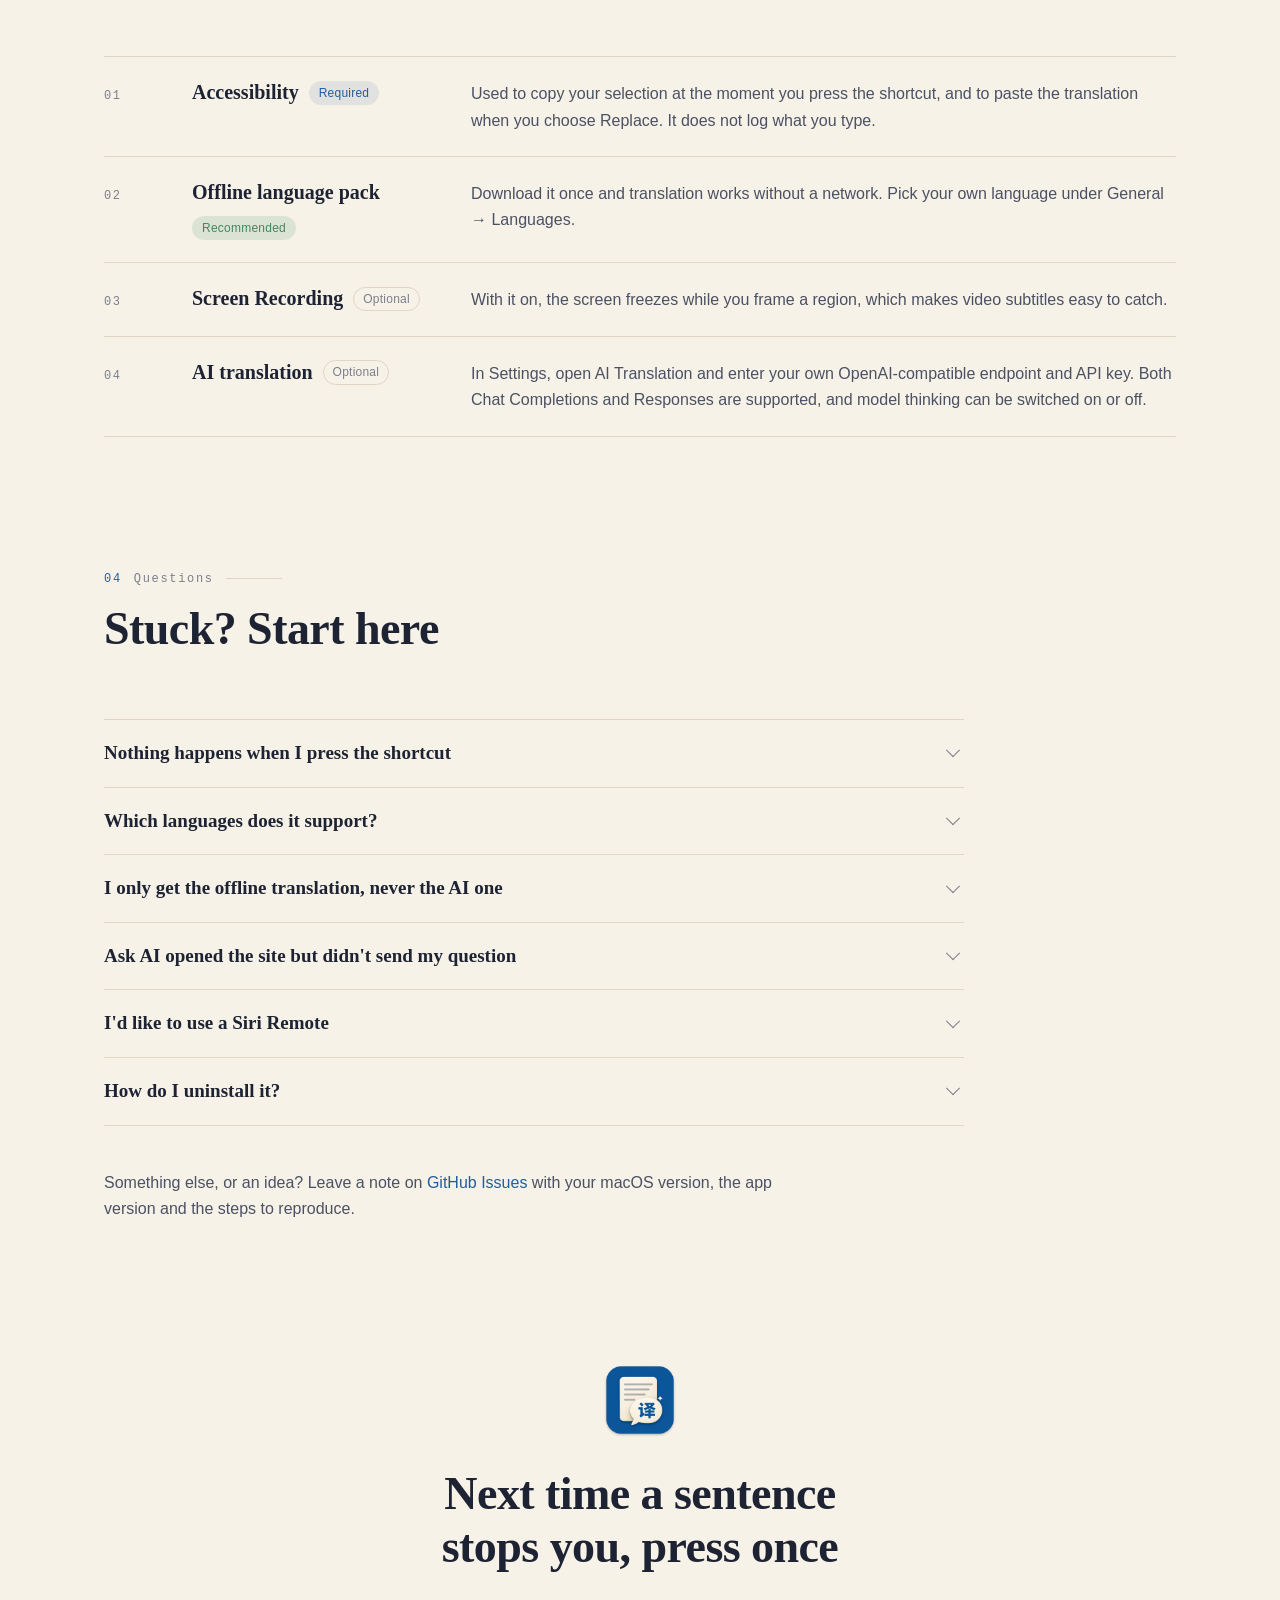
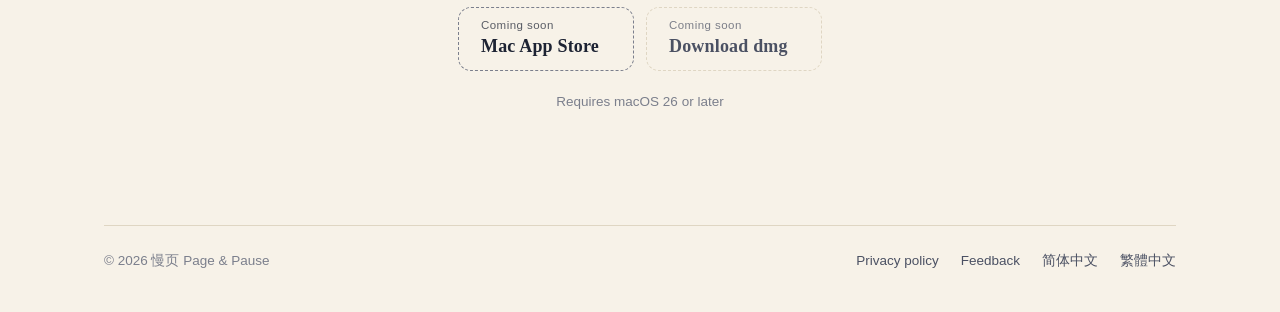
<file: en.html>
<!doctype html>
<html lang="en">
<head>
<meta charset="utf-8">
<meta name="viewport" content="width=device-width, initial-scale=1">
<title>Page &amp; Pause Translate · Select a line. Press once. Understood.</title>
<meta name="description" content="Page &amp; Pause Translate is a menu-bar translator for Mac. Select a sentence, press a shortcut, and the translation appears right beside it: on-device first, then an optional AI version through your own endpoint. 20 languages, no account, no analytics.">
<meta property="og:type" content="website">
<meta property="og:site_name" content="慢页 Page &amp; Pause">
<meta property="og:title" content="Page &amp; Pause Translate · Select a line. Press once. Understood.">
<meta property="og:description" content="A menu-bar translator for Mac. The translation appears beside the sentence you're reading: on-device first, AI a second later.">
<meta property="og:image" content="https://viffygwaanl.github.io/shunyi/og-en.png">
<meta name="twitter:card" content="summary_large_image">
<meta name="theme-color" content="#F7F2E8" media="(prefers-color-scheme: light)">
<meta name="theme-color" content="#14161B" media="(prefers-color-scheme: dark)">
<link rel="icon" href="icon.png">
<link rel="alternate" hreflang="zh-Hans" href="./">
<link rel="alternate" hreflang="zh-Hant" href="zh-hant.html">
<link rel="alternate" hreflang="en" href="en.html">
<link rel="alternate" hreflang="x-default" href="./">
<link rel="stylesheet" href="style.css">
<script>document.documentElement.classList.add('js')</script>
<script src="site.js" defer></script>
<noscript><style>.demo .demo-card{opacity:1;transform:none}.demo .sel{background-size:100% 100%}.demo .b-local,.demo .t-local{opacity:0}.demo .b-ai,.demo .t-ai{opacity:1}.js .reveal{opacity:1;transform:none}</style></noscript>
</head>
<body>
<a class="skip" href="#main">Skip to content</a>

<svg class="sprite" aria-hidden="true" focusable="false">
  <symbol id="i-cursor" viewBox="0 0 24 24"><path d="M8 4c2.2 0 4 1 4 3v10c0 2-1.8 3-4 3M16 4c-2.2 0-4 1-4 3M12 17c0 2 1.8 3 4 3M9.5 12h5"/></symbol>
  <symbol id="i-arrow" viewBox="0 0 24 24"><path d="M4 12h15M13 6l6 6-6 6"/></symbol>
  <symbol id="i-cpu" viewBox="0 0 24 24"><rect x="7" y="7" width="10" height="10" rx="2"/><path d="M10 3v4M14 3v4M10 17v4M14 17v4M3 10h4M3 14h4M17 10h4M17 14h4"/></symbol>
  <symbol id="i-sparkles" viewBox="0 0 24 24"><path d="M10 3l1.9 5.1L17 10l-5.1 1.9L10 17l-1.9-5.1L3 10l5.1-1.9zM18.5 14l.9 2.1 2.1.9-2.1.9-.9 2.1-.9-2.1-2.1-.9 2.1-.9z"/></symbol>
  <symbol id="i-pin" viewBox="0 0 24 24"><path d="M9 4h6l-1 6 3 3.5H7l3-3.5zM12 13.5V20"/></symbol>
  <symbol id="i-copy" viewBox="0 0 24 24"><rect x="8.5" y="8" width="11" height="13" rx="2.2"/><path d="M5 16V5.2A2.2 2.2 0 0 1 7.2 3H15"/></symbol>
  <symbol id="i-speaker" viewBox="0 0 24 24"><path d="M4 9.5v5h3.4L12 18V6L7.4 9.5zM15.5 9.3a3.8 3.8 0 0 1 0 5.4M18.2 6.8a7.4 7.4 0 0 1 0 10.4"/></symbol>
  <symbol id="i-cap" viewBox="0 0 24 24"><path d="M2 9.5L12 5l10 4.5-10 4.5zM6 11.6v4.2c1.6 1.5 3.6 2.2 6 2.2s4.4-.7 6-2.2v-4.2M22 9.5V15"/></symbol>
  <symbol id="i-chat" viewBox="0 0 24 24"><path d="M4.2 4.5h9.6A2.2 2.2 0 0 1 16 6.7v4.6a2.2 2.2 0 0 1-2.2 2.2H9l-3.4 2.9v-2.9H4.2A2.2 2.2 0 0 1 2 11.3V6.7a2.2 2.2 0 0 1 2.2-2.2zM18.6 9.5h1.2a2.2 2.2 0 0 1 2.2 2.2V16a2.2 2.2 0 0 1-2.2 2.2h-.6v2.6L16 18.2h-3.2"/></symbol>
  <symbol id="i-viewfinder" viewBox="0 0 24 24"><path d="M4 8V6a2 2 0 0 1 2-2h2M16 4h2a2 2 0 0 1 2 2v2M20 16v2a2 2 0 0 1-2 2h-2M8 20H6a2 2 0 0 1-2-2v-2M8 10h8M8 14h5"/></symbol>
  <symbol id="i-region" viewBox="0 0 24 24"><path d="M4 8V6a2 2 0 0 1 2-2h2M16 4h2a2 2 0 0 1 2 2v2M20 16v2a2 2 0 0 1-2 2h-2M8 20H6a2 2 0 0 1-2-2v-2"/></symbol>
  <symbol id="i-laptop" viewBox="0 0 24 24"><rect x="5" y="5" width="14" height="10" rx="1.6"/><path d="M2.5 19h19"/></symbol>
  <symbol id="i-route" viewBox="0 0 24 24"><path d="M3 12h12M11 7.5l4.5 4.5-4.5 4.5M20.5 5v14"/></symbol>
  <symbol id="i-tray" viewBox="0 0 24 24"><path d="M3.5 14l2.3-8.5h12.4l2.3 8.5M3.5 14v3.8A2.2 2.2 0 0 0 5.7 20h12.6a2.2 2.2 0 0 0 2.2-2.2V14M3.5 14h5a3.5 3.5 0 0 0 7 0h5"/></symbol>
</svg>

<header class="top wrap">
  <a class="brand" href="en.html" aria-label="Page &amp; Pause Translate, home"><img src="icon.png" alt="" width="30" height="30"><span>Page &amp; Pause Translate</span></a>
  <nav aria-label="Page navigation">
    <a class="opt" href="#features">Features</a>
    <a class="opt" href="#privacy">Privacy</a>
    <a class="opt" href="#help">Help</a>
    <span class="langs">
      <a href="./" lang="zh-Hans" hreflang="zh-Hans">简体</a>
      <a href="zh-hant.html" lang="zh-Hant" hreflang="zh-Hant">繁體</a>
      <a href="en.html" aria-current="page">English</a>
    </span>
  </nav>
</header>

<main id="main">

<!-- Hero -->
<section class="hero wrap">
  <div class="hero-text">
    <p class="eyebrow"><span>慢页 Page &amp; Pause</span><i></i><span>A menu-bar translator for Mac</span></p>
    <h1><span class="beat">Select a line.</span><span class="beat">Press once.</span><span class="beat">Understood.</span></h1>
    <p class="lede">Reading in another language and stuck on a sentence? Select it, press a shortcut, and the translation appears right beside it. Your eyes never leave the page.</p>
    <div class="cta">
      <a class="btn primary" data-link="appStore" aria-disabled="true"><small data-live="Free download">Coming soon</small> <b>Mac App Store</b></a>
      <a class="btn" data-link="dmg" aria-disabled="true"><small data-live="Direct download · notarized">Coming soon</small> <b>Download dmg</b></a>
    </div>
    <p class="meta"><span>Free</span><span>Requires macOS 26 or later</span><span>No account, no analytics</span></p>
    <p class="meta note"><span>20 languages</span><span>Interface in English, <span lang="zh-Hans">简体中文</span> and <span lang="zh-Hant">繁體中文</span></span></p>
  </div>

  <figure class="demo" id="demo" aria-label="Demo: a sentence is selected in a French article, Control-Option-T is pressed, and a translation card appears under the sentence. The on-device English translation arrives first and is replaced by the AI version about a second later.">
    <div class="stage" aria-hidden="true">
      <div class="sheet">
        <div class="sheet-bar"><i></i><i></i><i></i><span lang="fr">Pourquoi les petits outils gagnent</span></div>
        <div class="sheet-body" lang="fr">
          <p class="kicker">ESSAI</p>
          <p class="title">Pourquoi les petits outils gagnent</p>
          <p class="sub">Une courte note sur la vitesse et l’habitude</p>
          <p class="t"><span class="sel" id="sel">Chaque grand produit commence par une petite expérience qui refuse de mourir.</span> Il règle un problème agaçant, et il le règle si vite qu’on finit par oublier que le problème a existé.</p>
          <p class="t">La vitesse n’est pas une fonction qu’on ajoute à la fin. C’est une promesse que l’on tient à chaque interaction.</p>
        </div>
      </div>

      <div class="card demo-card" id="card">
        <div class="card-head">
          <span class="chip"><svg class="ic"><use href="#i-cursor"/></svg>Selection</span>
          <span class="pair">French<svg class="ic"><use href="#i-arrow"/></svg>English</span>
          <span class="grow"></span>
          <span class="badge">
            <span class="b-local"><svg class="ic"><use href="#i-cpu"/></svg><span class="lb">On-device&nbsp;</span>0.06s<em>· AI refining</em><i class="spin"></i></span>
            <span class="b-ai"><svg class="ic solid"><use href="#i-sparkles"/></svg>AI 1.1s</span>
          </span>
          <svg class="ic pin"><use href="#i-pin"/></svg>
        </div>
        <div class="card-body">
          <p class="src" lang="fr">Chaque grand produit commence par une petite expérience qui refuse de mourir.</p>
          <div class="out">
            <p class="t-local">Every great product begins with a small experience that refuses to die.</p>
            <p class="t-ai">Every great product starts as a small experiment that refuses to die.</p>
          </div>
        </div>
        <div class="card-foot">
          <span class="pill"><svg class="ic"><use href="#i-copy"/></svg>Copy<span class="k">⌘C</span></span>
          <span class="pill"><svg class="ic"><use href="#i-speaker"/></svg>Speak<span class="k">Space</span></span>
          <span class="pill"><svg class="ic"><use href="#i-cap"/></svg>Explain<span class="k">⇥</span></span>
          <span class="pill"><svg class="ic"><use href="#i-chat"/></svg>Ask AI<span class="k">A</span></span>
          <span class="esc">esc</span>
        </div>
      </div>
    </div>
    <figcaption class="keys"><span><kbd>⌃</kbd><kbd>⌥</kbd><kbd>T</kbd></span><span>translates the selection; the shortcut can be changed in Settings</span></figcaption>
  </figure>
</section>

<div class="wrap"><div class="wave" aria-hidden="true"></div></div>

<!-- Features -->
<section class="section wrap" id="features">
  <header class="sec-head reveal">
    <p class="folio"><span>01</span>Features</p>
    <h2>One card, eight things</h2>
    <p class="lede">Each one is a single keypress. No switching windows, no opening another app. It works between 20 languages; the examples here go into English.</p>
  </header>

  <div class="features">
    <article class="feature wide reveal">
      <div>
        <p class="f-no">01</p>
        <h3>Instant first, polished a second later</h3>
        <p class="body">About 0.06 seconds after you press, the offline translation built into macOS is already there, with or without a network. If you've added your own AI endpoint, a smoother, more natural version takes its place about a second later.</p>
        <p class="tags"><span><kbd>⌃</kbd><kbd>⌥</kbd><kbd>T</kbd></span><span class="tag">Works offline</span><span class="tag">AI is optional</span></p>
      </div>
      <div class="plate" aria-hidden="true">
        <div class="two">
          <div class="two-row"><span class="badge"><svg class="ic"><use href="#i-cpu"/></svg>On-device 0.06s</span><p>Every great product begins with a small experience that refuses to die.</p></div>
          <div class="two-gap"><i></i><span>about a second later</span></div>
          <div class="two-row final"><span class="badge"><svg class="ic solid"><use href="#i-sparkles"/></svg>AI 1.1s</span><p>Every great product starts as a small experiment that refuses to die.</p></div>
        </div>
      </div>
    </article>

    <article class="feature reveal">
      <div class="plate" aria-hidden="true">
        <div class="clip">
          <div class="shot" lang="de"><b>Das Museum schließt am Freitag bereits um 15 Uhr.</b><i></i><i></i><span class="vf"></span></div>
          <svg class="ic flow"><use href="#i-arrow"/></svg>
          <div class="card mini">
            <div class="card-head"><span class="chip"><svg class="ic"><use href="#i-viewfinder"/></svg>Screenshot · just now</span><span class="pair">German<svg class="ic"><use href="#i-arrow"/></svg>English</span></div>
            <div class="card-body"><p class="out">The museum closes early on Friday, at 3 p.m.</p></div>
          </div>
        </div>
      </div>
      <p class="f-no">02</p>
      <h3>Nothing selected? It translates what you just copied</h3>
      <p class="body">With nothing selected, the same shortcut translates the text on your clipboard. If you copied a screenshot, the text in it is recognized on your Mac first. The image is never uploaded.</p>
    </article>

    <article class="feature reveal">
      <div class="plate" aria-hidden="true">
        <div class="region">
          <div class="video"><span class="frozen"><i></i>Frame frozen</span><span class="subtitle" lang="ja">自分で光をつくる生きものもいる。</span></div>
          <div class="card line"><span class="chip"><svg class="ic"><use href="#i-region"/></svg>Region</span><span>Some creatures make their own light.</span></div>
        </div>
      </div>
      <p class="f-no">03</p>
      <h3>Freeze the video, then frame the subtitle</h3>
      <p class="body">Subtitle gone before you finished reading? Press the shortcut and the screen freezes. Drag a box around the line and let go. It also works for text you can't select and for text inside images.</p>
      <p class="tags"><span><kbd>⌃</kbd><kbd>⌥</kbd><kbd>S</kbd></span></p>
    </article>

    <article class="feature reveal">
      <div class="plate" aria-hidden="true">
        <div class="card mini">
          <div class="dict-head"><b lang="fr">dépaysement</b><span class="say"><span class="ipa">/de.pe.iz.mɑ̃/</span><svg class="ic solid"><use href="#i-speaker"/></svg></span></div>
          <div class="dict">
            <p class="main">change of scenery</p>
            <p class="sense"><span class="pos">n.</span><span>change of scenery; the feeling of being somewhere unfamiliar</span></p>
            <p class="ex"><i lang="fr">Ce voyage m’a offert un vrai dépaysement.</i><span>That trip gave me a real change of scenery.</span></p>
          </div>
        </div>
      </div>
      <p class="f-no">04</p>
      <h3>Select one word and the card becomes a dictionary</h3>
      <p class="body">Pronunciation, part of speech, meanings and an example sentence, neatly laid out. Press Space to hear it.</p>
      <p class="tags"><span class="tag">Needs your AI endpoint</span></p>
    </article>

    <article class="feature reveal">
      <div class="plate" aria-hidden="true">
        <div class="card mini">
          <div class="explain">
            <p class="ex-head"><svg class="ic"><use href="#i-cap"/></svg>Explain</p>
            <p><b>Meaning</b>: Good ideas are rarely planned; they show up when you step out of your routine.</p>
            <p><b>Key points</b>:</p>
            <ul>
              <li><b lang="fr">naissent d’un simple dépaysement</b> → “are born from a simple change of scenery”</li>
              <li><b lang="fr">au beau milieu de</b> → “right in the middle of”; <i lang="fr">beau</i> adds emphasis, not beauty</li>
            </ul>
          </div>
        </div>
      </div>
      <p class="f-no">05</p>
      <h3>Press Tab to have the sentence explained</h3>
      <p class="body">What it really means, the tone it's written in, and the tricky words and grammar, one by one. Good for long sentences, and for learning a language.</p>
      <p class="tags"><span><kbd>⇥</kbd></span><span class="tag">Needs your AI endpoint</span></p>
    </article>

    <article class="feature reveal">
      <div class="plate" aria-hidden="true">
        <div class="replace">
          <div class="field"><span class="hl">We’ll ship the new version this weekend.</span></div>
          <p class="do"><svg class="ic"><use href="#i-arrow"/></svg><span><kbd>⌃</kbd><kbd>⌥</kbd><kbd>T</kbd></span><span>then</span><kbd>↩</kbd></p>
          <div class="field" lang="es">Lanzaremos la nueva versión este fin de semana.<i class="caret"></i></div>
        </div>
      </div>
      <p class="f-no">06</p>
      <h3>Write in your own language, press Return to swap it</h3>
      <p class="body">Replying to someone in another language? Write it in your own language, select it, press the shortcut, then Return. The translation replaces what you selected.</p>
      <p class="tags"><span><kbd>↩</kbd></span></p>
    </article>

    <article class="feature reveal">
      <div class="plate" aria-hidden="true">
        <div class="browser">
          <div class="browser-bar"><i></i><i></i><i></i><span>the AI site you chose</span></div>
          <div class="chat">
            <p class="me">Translate into English: <span lang="fr">Chaque grand produit commence par une petite expérience qui refuse de mourir.</span></p>
            <p class="bot"><i></i><i></i></p>
            <p class="ask">Ask a follow-up…</p>
          </div>
        </div>
      </div>
      <p class="f-no">07</p>
      <h3>Want to keep asking? Press A</h3>
      <p class="body">Page &amp; Pause Translate opens the AI website you chose in your browser and brings the passage with it, so you can ask follow-up questions there. It uses your own account on that site.</p>
      <p class="tags"><span><kbd>A</kbd></span></p>
    </article>

    <article class="feature wide flip reveal">
      <div>
        <p class="f-no">08</p>
        <h3>From the sofa, with a Siri Remote</h3>
        <p class="body">With the third-party tool HyperVibe, the buttons on a Siri Remote can start a translation, a region capture or Ask AI. You decide which button does what. Handy when your Mac is hooked up to the TV.</p>
        <p class="tags"><span class="tag">Needs HyperVibe</span></p>
      </div>
      <div class="plate" aria-hidden="true">
        <div class="remote-wrap">
          <div class="remote"><i class="power"></i><i class="pad"></i><i class="b b1"></i><i class="b b2"></i><i class="b b3"></i><i class="vol"></i><i class="b b4"></i></div>
          <ul class="remote-map">
            <li><b>Power: click</b><span>Translate</span></li>
            <li><b>Power: hold</b><span>Ask AI</span></li>
            <li><b>TV: double-click</b><span>Translate a region</span></li>
          </ul>
        </div>
      </div>
    </article>
  </div>

  <ul class="legend reveal" aria-label="Keys on the card">
    <li><strong>KEYS ON THE CARD</strong></li>
    <li><span><kbd>⌘</kbd><kbd>C</kbd></span>Copy</li>
    <li><kbd>Space</kbd>Speak</li>
    <li><kbd>⇥</kbd>Explain</li>
    <li><kbd>↩</kbd>Replace</li>
    <li><kbd>A</kbd>Ask AI</li>
    <li><kbd>P</kbd>Pin the card</li>
    <li><kbd>esc</kbd>Close</li>
  </ul>
</section>

<!-- Privacy -->
<section class="sea" id="privacy">
  <div class="wrap">
    <header class="sec-head reveal">
      <p class="folio"><span>02</span>Privacy</p>
      <h2><span class="nb">No account.</span> <span class="nb">No server.</span> <span class="nb">No analytics.</span></h2>
      <p class="lede">The developer never receives anything you translate, or any data about you.</p>
    </header>
    <ul class="thirds reveal">
      <li>
        <svg class="ic" aria-hidden="true"><use href="#i-laptop"/></svg>
        <h3>It happens on your Mac</h3>
        <p>Offline translation and text recognition use what's built into macOS. They run on your Mac and never touch the network.</p>
      </li>
      <li>
        <svg class="ic" aria-hidden="true"><use href="#i-route"/></svg>
        <h3>It only goes where you send it</h3>
        <p>Only if you add your own AI endpoint does the text you translate leave your Mac, and it goes straight to that endpoint, not through us.</p>
      </li>
      <li>
        <svg class="ic" aria-hidden="true"><use href="#i-tray"/></svg>
        <h3>History stays local</h3>
        <p>Settings and your last 200 translations live in the app's own sandbox. Clear them any time; deleting the app removes them too.</p>
      </li>
    </ul>
    <a class="more" href="privacy.html#en">Read the full privacy policy →</a>
  </div>
</section>

<!-- Getting started -->
<section class="section wrap" id="help">
  <header class="sec-head reveal">
    <p class="folio"><span>03</span>Getting started</p>
    <h2>Four things to check after installing</h2>
    <p class="lede">A settings window opens the first time you launch the app. Its Overview page lists four items; once the first two are done, you're ready.</p>
  </header>
  <ol class="steps reveal">
    <li>
      <h3>Accessibility <span class="need must">Required</span></h3>
      <p>Used to copy your selection at the moment you press the shortcut, and to paste the translation when you choose Replace. It does not log what you type.</p>
    </li>
    <li>
      <h3>Offline language pack <span class="need good">Recommended</span></h3>
      <p>Download it once and translation works without a network. Pick your own language under General → Languages.</p>
    </li>
    <li>
      <h3>Screen Recording <span class="need">Optional</span></h3>
      <p>With it on, the screen freezes while you frame a region, which makes video subtitles easy to catch.</p>
    </li>
    <li>
      <h3>AI translation <span class="need">Optional</span></h3>
      <p>In Settings, open AI Translation and enter your own OpenAI-compatible endpoint and API key. Both Chat Completions and Responses are supported, and model thinking can be switched on or off.</p>
    </li>
  </ol>
</section>

<!-- FAQ -->
<section class="section wrap" id="faq">
  <header class="sec-head reveal">
    <p class="folio"><span>04</span>Questions</p>
    <h2>Stuck? Start here</h2>
  </header>
  <div class="faq reveal">
    <details>
      <summary>Nothing happens when I press the shortcut</summary>
      <p>Accessibility is probably off. Open System Settings → Privacy &amp; Security → Accessibility and turn on Page &amp; Pause Translate. If it's already on, turn it off and on again.</p>
    </details>
    <details>
      <summary>Which languages does it support?</summary>
      <p>Twenty, in any direction: English, <span lang="zh-Hans">简体中文</span>, <span lang="zh-Hant">繁體中文</span>, <span lang="ja">日本語</span>, <span lang="ko">한국어</span>, Français, Deutsch, Español, Italiano, Português, <span lang="ru">Русский</span>, <span lang="ar">العربية</span>, <span lang="th">ไทย</span>, Tiếng Việt, Bahasa Indonesia, Türkçe, Polski, Nederlands, <span lang="uk">Українська</span> and <span lang="hi">हिन्दी</span>. The interface itself comes in English, <span lang="zh-Hans">简体中文</span> and <span lang="zh-Hant">繁體中文</span>.</p>
    </details>
    <details>
      <summary>I only get the offline translation, never the AI one</summary>
      <p>AI translation needs your own endpoint and key. After entering them under AI Translation, click Test Translation to check the connection. If it says Responses isn't supported, switch the API type back to Chat Completions.</p>
    </details>
    <details>
      <summary>Ask AI opened the site but didn't send my question</summary>
      <p>Some sites don't accept a pre-filled question in the URL. In that case the question is put on your clipboard: click the input box and press <kbd>⌘</kbd><kbd>V</kbd>. The first time you use a site, sign in to it in your browser first.</p>
    </details>
    <details>
      <summary>I'd like to use a Siri Remote</summary>
      <p>Siri Remote buttons work through the third-party tool HyperVibe. In Settings, open Shortcuts, click “Allow Access to the HyperVibe Folder…” and choose ~/.config/siriremote. You can then assign actions to remote buttons from the menus.</p>
    </details>
    <details>
      <summary>How do I uninstall it?</summary>
      <p>Quit the app and drag it from Applications to the Trash. Its settings and history live in its own sandbox container and are removed with it.</p>
    </details>
  </div>
  <p class="feedback reveal">Something else, or an idea? Leave a note on <a href="https://github.com/ViffyGwaanl/shunyi/issues">GitHub Issues</a> with your macOS version, the app version and the steps to reproduce.</p>
</section>

<!-- Closing -->
<section class="closing wrap reveal">
  <img src="icon.png" alt="Page &amp; Pause Translate icon" width="84" height="84">
  <h2>Next time a sentence stops you, press once</h2>
  <div class="cta">
    <a class="btn primary" data-link="appStore" aria-disabled="true"><small data-live="Free download">Coming soon</small> <b>Mac App Store</b></a>
    <a class="btn" data-link="dmg" aria-disabled="true"><small data-live="Direct download · notarized">Coming soon</small> <b>Download dmg</b></a>
  </div>
  <p class="meta">Requires macOS 26 or later</p>
</section>

</main>

<footer class="wrap"><div class="foot">
  <span>© 2026 慢页 Page &amp; Pause</span>
  <nav aria-label="Footer">
    <a href="privacy.html#en">Privacy policy</a>
    <a href="https://github.com/ViffyGwaanl/shunyi/issues">Feedback</a>
    <a href="./" lang="zh-Hans" hreflang="zh-Hans">简体中文</a>
    <a href="zh-hant.html" lang="zh-Hant" hreflang="zh-Hant">繁體中文</a>
  </nav>
</div></footer>
</body>
</html>
</file>
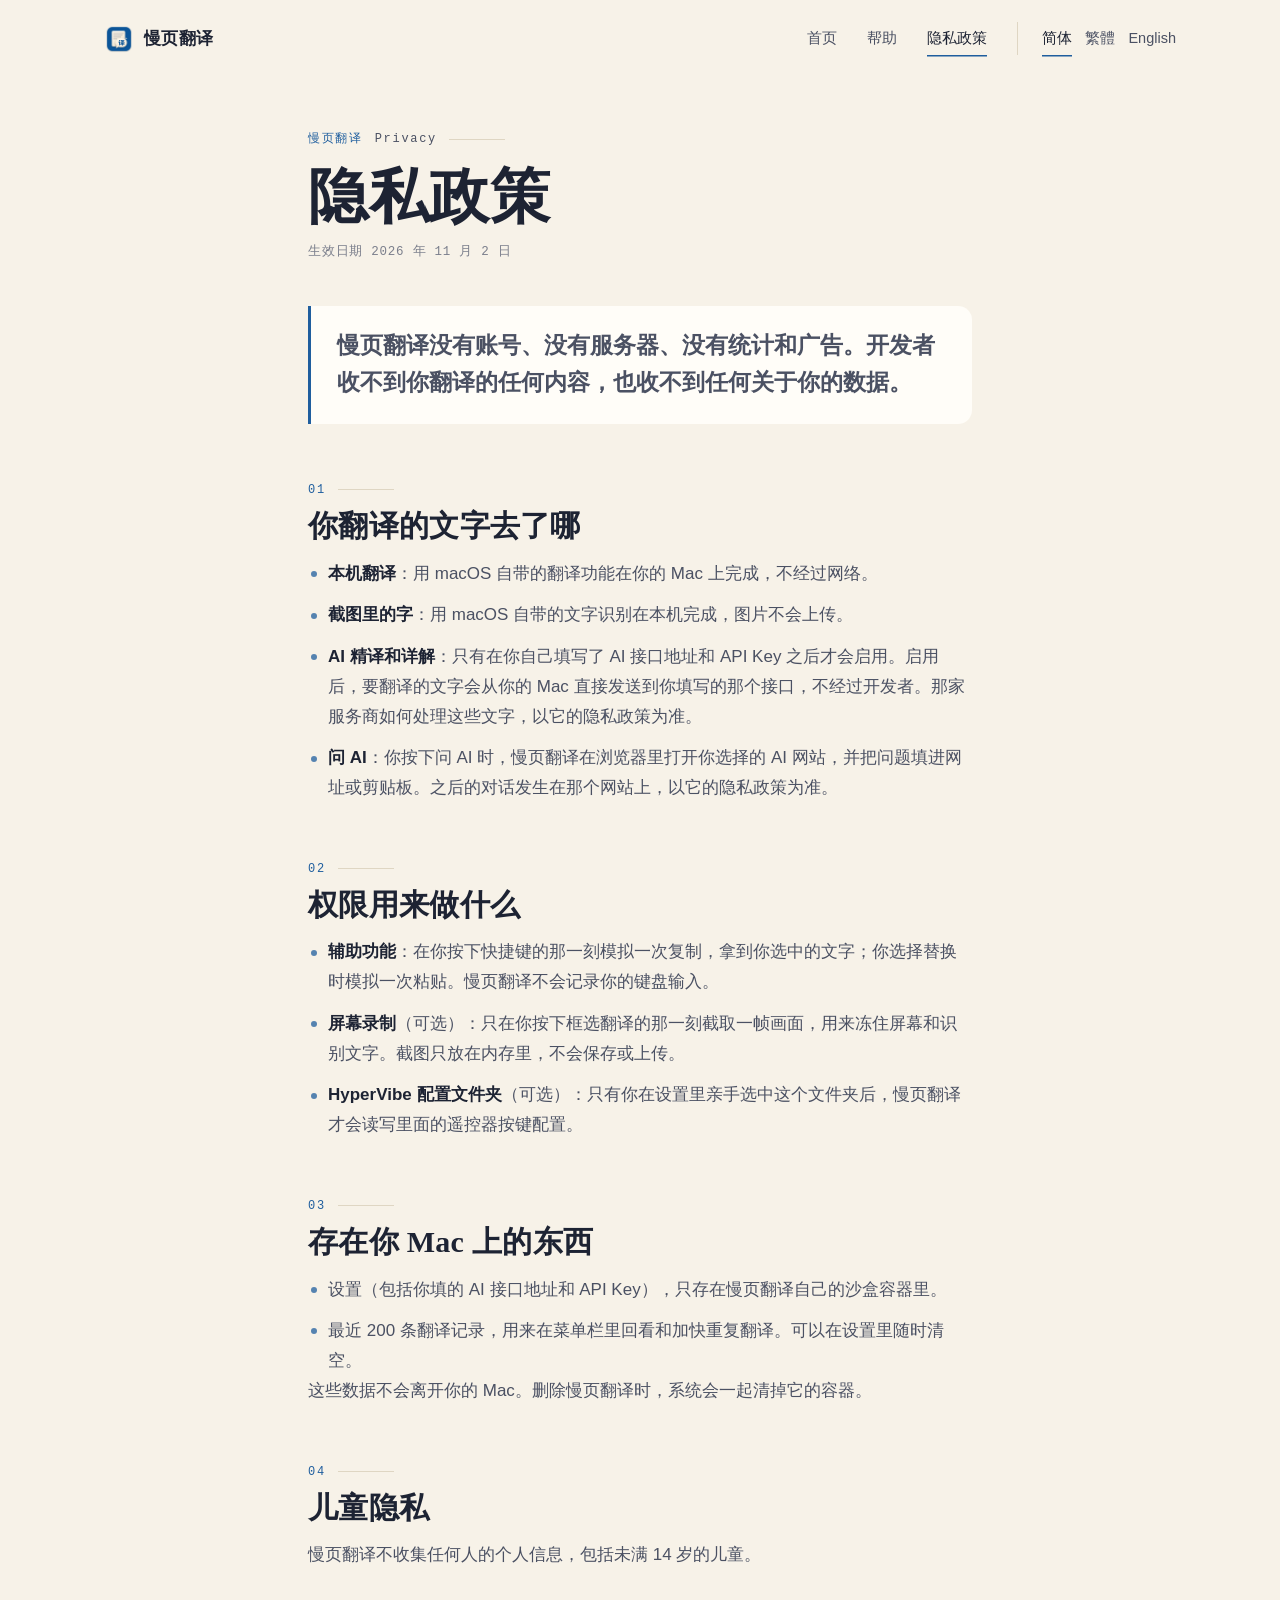
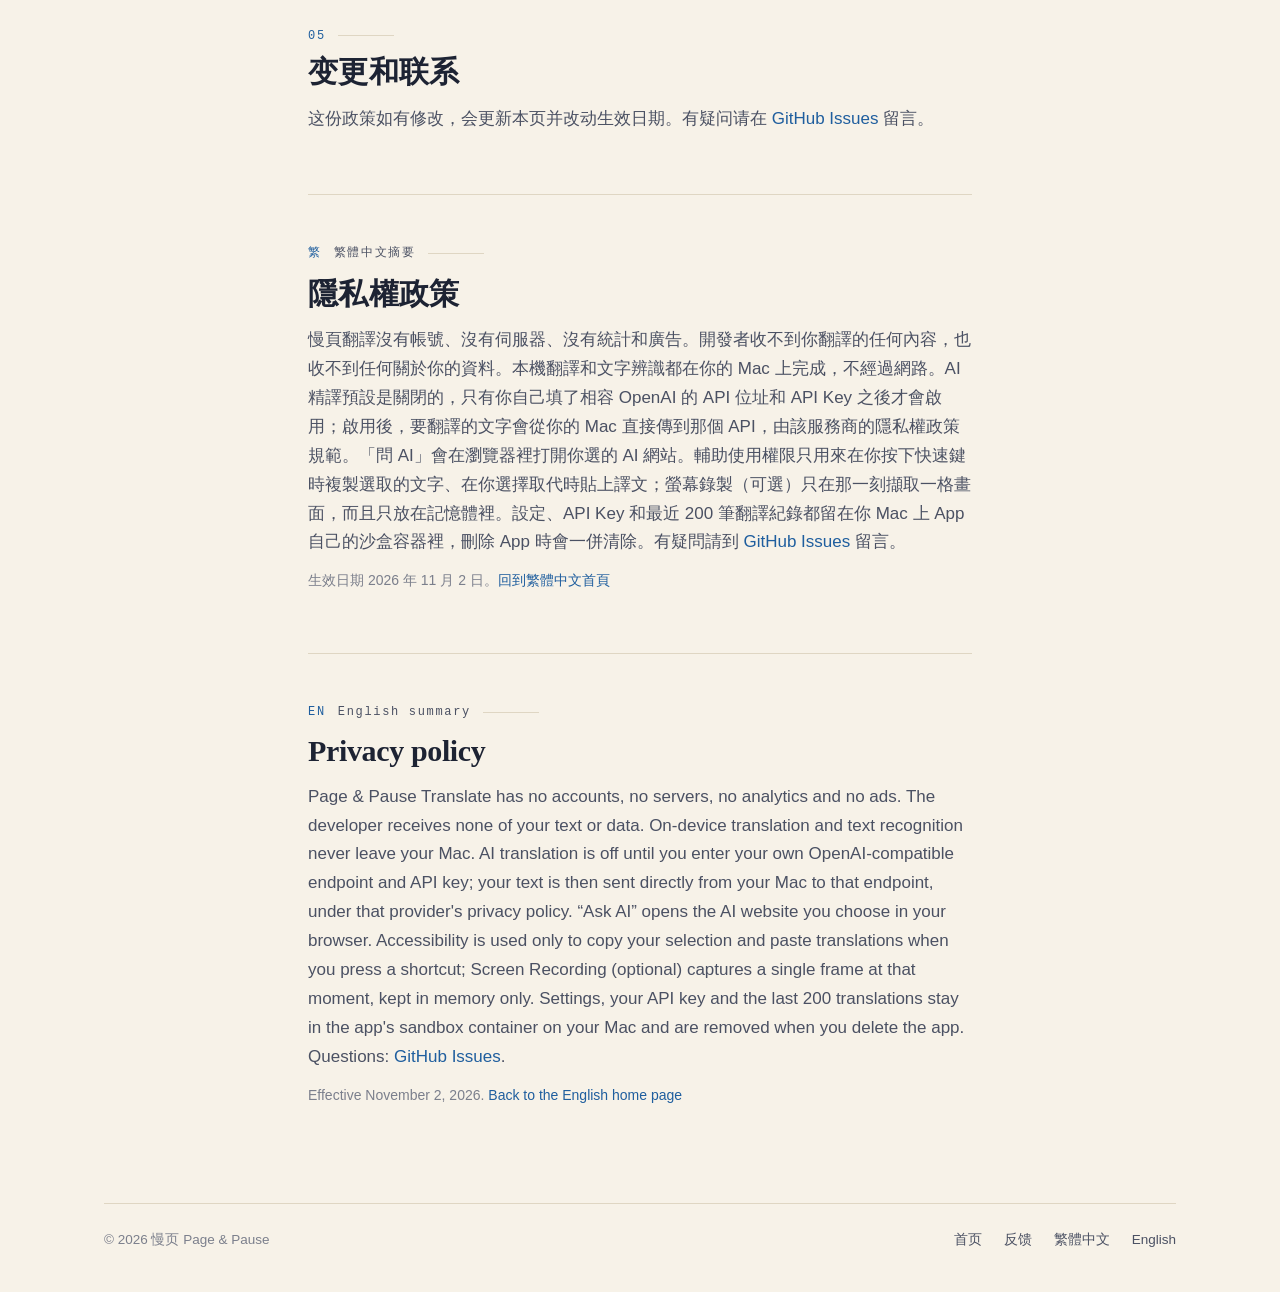
<file: privacy.html>
<!doctype html>
<html lang="zh-Hans">
<head>
<meta charset="utf-8">
<meta name="viewport" content="width=device-width, initial-scale=1">
<title>慢页翻译 · 隐私政策</title>
<meta name="description" content="慢页翻译没有账号、没有服务器、没有统计和广告。开发者收不到你翻译的任何内容，也收不到任何关于你的数据。">
<meta property="og:type" content="website">
<meta property="og:title" content="慢页翻译 · 隐私政策">
<meta property="og:image" content="https://viffygwaanl.github.io/shunyi/og.png">
<meta name="theme-color" content="#F7F2E8" media="(prefers-color-scheme: light)">
<meta name="theme-color" content="#14161B" media="(prefers-color-scheme: dark)">
<link rel="icon" href="icon.png">
<link rel="stylesheet" href="style.css">
</head>
<body>
<a class="skip" href="#main">跳到正文</a>

<header class="top wrap">
  <a class="brand" href="./" aria-label="慢页翻译 首页"><img src="icon.png" alt="" width="30" height="30"><span>慢页翻译</span></a>
  <nav aria-label="页面导航">
    <a href="./">首页</a>
    <a class="opt" href="./#help">帮助</a>
    <a class="opt" href="privacy.html" aria-current="page">隐私政策</a>
    <span class="langs">
      <a href="#main" aria-current="true">简体</a>
      <a href="#zh-hant" lang="zh-Hant">繁體</a>
      <a href="#en" lang="en">English</a>
    </span>
  </nav>
</header>

<main id="main" class="doc wrap">
  <p class="folio"><span>慢页翻译</span>Privacy</p>
  <h1>隐私政策</h1>
  <p class="date">生效日期 2026 年 11 月 2 日</p>

  <p class="one">慢页翻译没有账号、没有服务器、没有统计和广告。开发者收不到你翻译的任何内容，也收不到任何关于你的数据。</p>

  <section>
    <p class="folio"><span>01</span></p>
    <h2>你翻译的文字去了哪</h2>
    <ul>
      <li><b>本机翻译</b>：用 macOS 自带的翻译功能在你的 Mac 上完成，不经过网络。</li>
      <li><b>截图里的字</b>：用 macOS 自带的文字识别在本机完成，图片不会上传。</li>
      <li><b>AI 精译和详解</b>：只有在你自己填写了 AI 接口地址和 API Key 之后才会启用。启用后，要翻译的文字会从你的 Mac 直接发送到你填写的那个接口，不经过开发者。那家服务商如何处理这些文字，以它的隐私政策为准。</li>
      <li><b>问 AI</b>：你按下问 AI 时，慢页翻译在浏览器里打开你选择的 AI 网站，并把问题填进网址或剪贴板。之后的对话发生在那个网站上，以它的隐私政策为准。</li>
    </ul>
  </section>

  <section>
    <p class="folio"><span>02</span></p>
    <h2>权限用来做什么</h2>
    <ul>
      <li><b>辅助功能</b>：在你按下快捷键的那一刻模拟一次复制，拿到你选中的文字；你选择替换时模拟一次粘贴。慢页翻译不会记录你的键盘输入。</li>
      <li><b>屏幕录制</b>（可选）：只在你按下框选翻译的那一刻截取一帧画面，用来冻住屏幕和识别文字。截图只放在内存里，不会保存或上传。</li>
      <li><b>HyperVibe 配置文件夹</b>（可选）：只有你在设置里亲手选中这个文件夹后，慢页翻译才会读写里面的遥控器按键配置。</li>
    </ul>
  </section>

  <section>
    <p class="folio"><span>03</span></p>
    <h2>存在你 Mac 上的东西</h2>
    <ul>
      <li>设置（包括你填的 AI 接口地址和 API Key），只存在慢页翻译自己的沙盒容器里。</li>
      <li>最近 200 条翻译记录，用来在菜单栏里回看和加快重复翻译。可以在设置里随时清空。</li>
    </ul>
    <p>这些数据不会离开你的 Mac。删除慢页翻译时，系统会一起清掉它的容器。</p>
  </section>

  <section>
    <p class="folio"><span>04</span></p>
    <h2>儿童隐私</h2>
    <p>慢页翻译不收集任何人的个人信息，包括未满 14 岁的儿童。</p>
  </section>

  <section>
    <p class="folio"><span>05</span></p>
    <h2>变更和联系</h2>
    <p>这份政策如有修改，会更新本页并改动生效日期。有疑问请在 <a href="https://github.com/ViffyGwaanl/shunyi/issues">GitHub Issues</a> 留言。</p>
  </section>

  <section class="en" id="zh-hant" lang="zh-Hant">
    <p class="folio"><span>繁</span>繁體中文摘要</p>
    <h2>隱私權政策</h2>
    <p>慢頁翻譯沒有帳號、沒有伺服器、沒有統計和廣告。開發者收不到你翻譯的任何內容，也收不到任何關於你的資料。本機翻譯和文字辨識都在你的 Mac 上完成，不經過網路。AI 精譯預設是關閉的，只有你自己填了相容 OpenAI 的 API 位址和 API Key 之後才會啟用；啟用後，要翻譯的文字會從你的 Mac 直接傳到那個 API，由該服務商的隱私權政策規範。「問 AI」會在瀏覽器裡打開你選的 AI 網站。輔助使用權限只用來在你按下快速鍵時複製選取的文字、在你選擇取代時貼上譯文；螢幕錄製（可選）只在那一刻擷取一格畫面，而且只放在記憶體裡。設定、API Key 和最近 200 筆翻譯紀錄都留在你 Mac 上 App 自己的沙盒容器裡，刪除 App 時會一併清除。有疑問請到 <a href="https://github.com/ViffyGwaanl/shunyi/issues">GitHub Issues</a> 留言。</p>
    <p class="muted">生效日期 2026 年 11 月 2 日。<a href="zh-hant.html">回到繁體中文首頁</a></p>
  </section>

  <section class="en" id="en" lang="en">
    <p class="folio"><span>EN</span>English summary</p>
    <h2>Privacy policy</h2>
    <p>Page &amp; Pause Translate has no accounts, no servers, no analytics and no ads. The developer receives none of your text or data. On-device translation and text recognition never leave your Mac. AI translation is off until you enter your own OpenAI-compatible endpoint and API key; your text is then sent directly from your Mac to that endpoint, under that provider's privacy policy. “Ask AI” opens the AI website you choose in your browser. Accessibility is used only to copy your selection and paste translations when you press a shortcut; Screen Recording (optional) captures a single frame at that moment, kept in memory only. Settings, your API key and the last 200 translations stay in the app's sandbox container on your Mac and are removed when you delete the app. Questions: <a href="https://github.com/ViffyGwaanl/shunyi/issues">GitHub Issues</a>.</p>
    <p class="muted">Effective November 2, 2026. <a href="en.html">Back to the English home page</a></p>
  </section>
</main>

<footer class="wrap"><div class="foot">
  <span>© 2026 慢页 Page &amp; Pause</span>
  <nav aria-label="页脚">
    <a href="./">首页</a>
    <a href="https://github.com/ViffyGwaanl/shunyi/issues">反馈</a>
    <a href="zh-hant.html" lang="zh-Hant" hreflang="zh-Hant">繁體中文</a>
    <a href="en.html" lang="en" hreflang="en">English</a>
  </nav>
</div></footer>
</body>
</html>
</file>
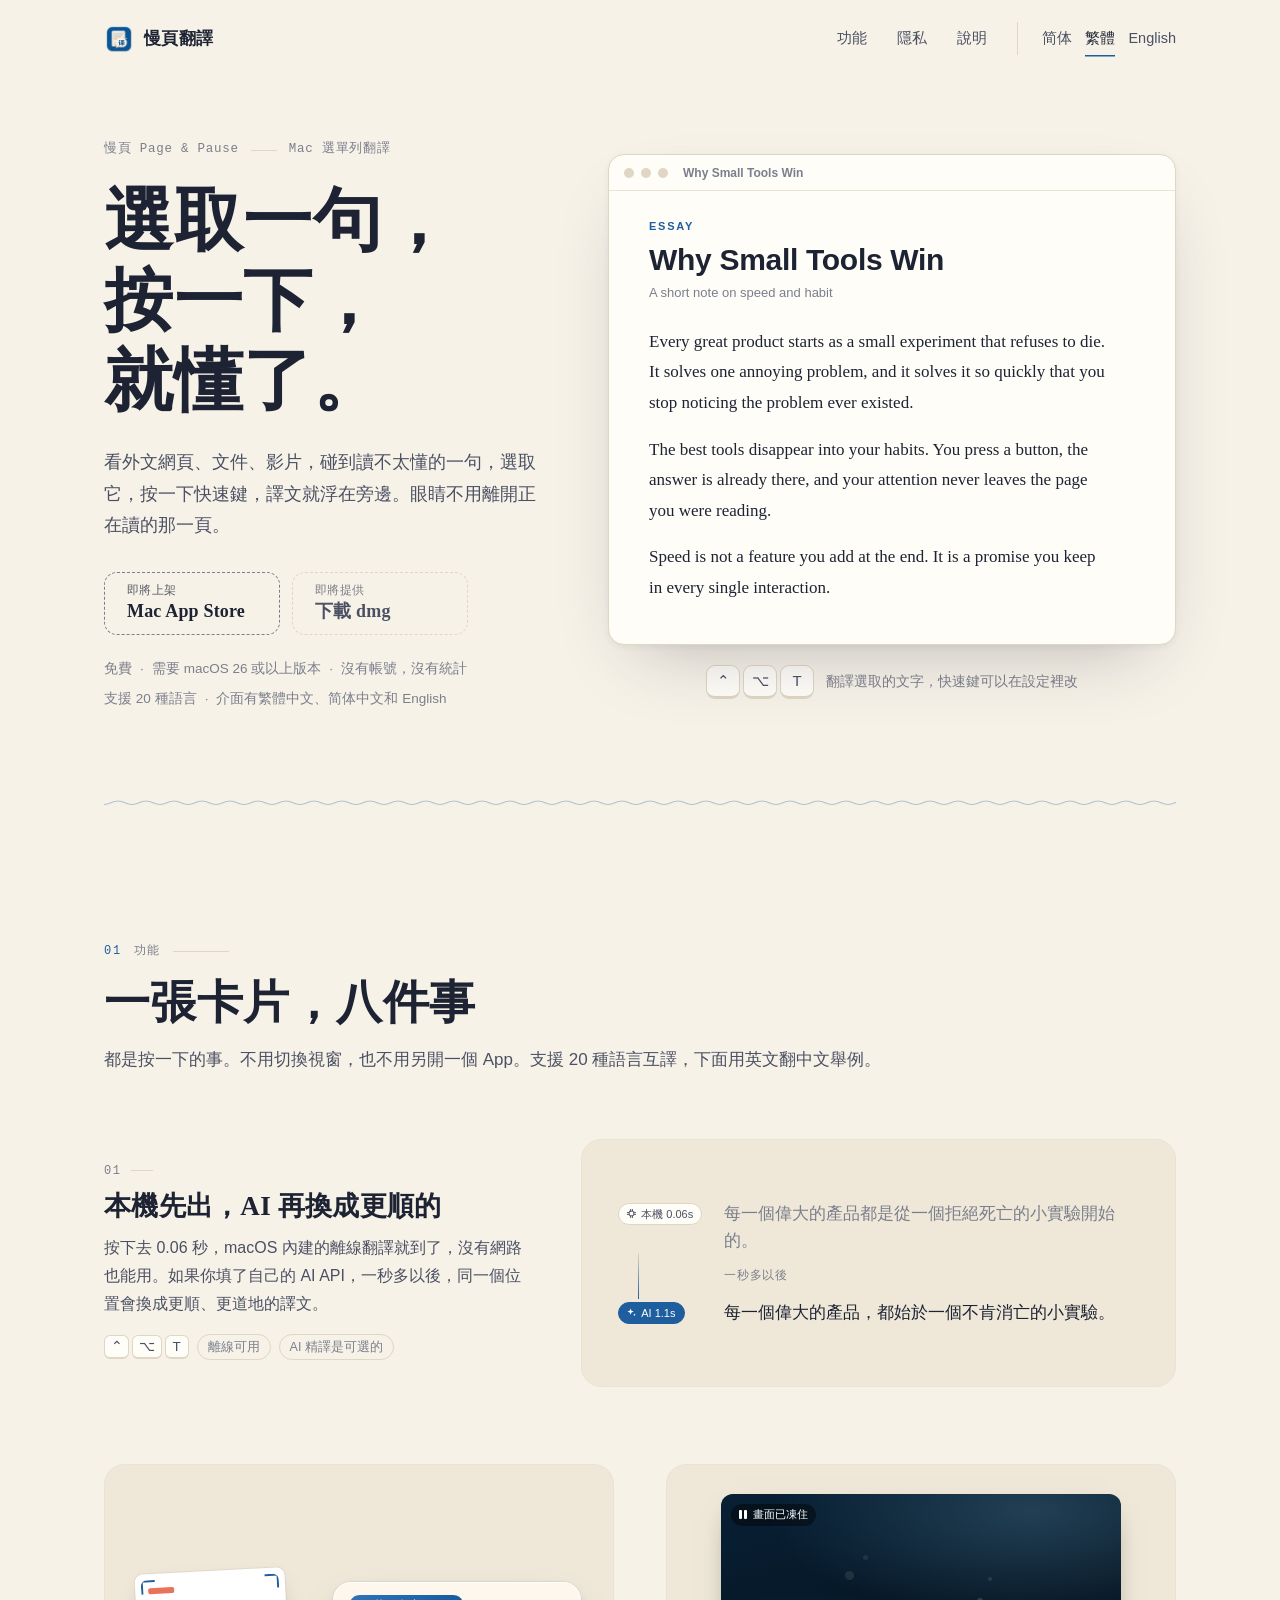
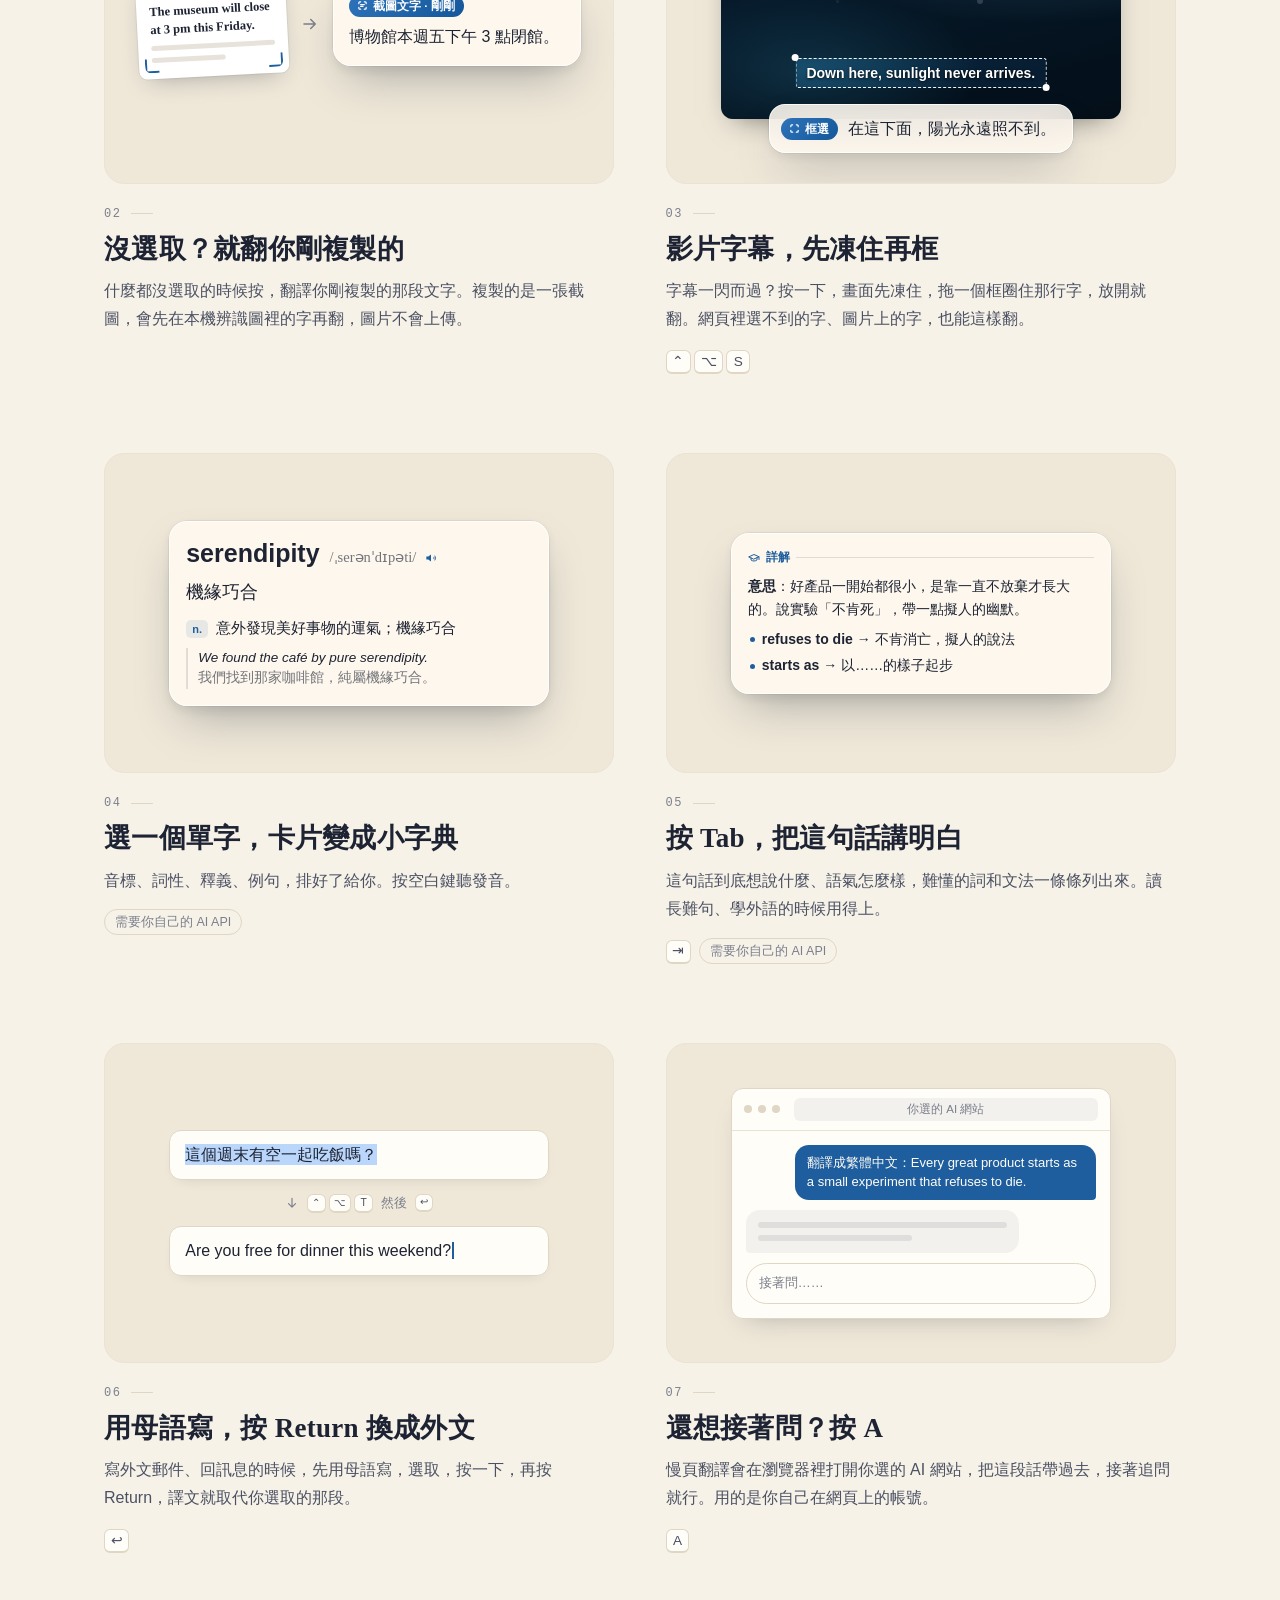
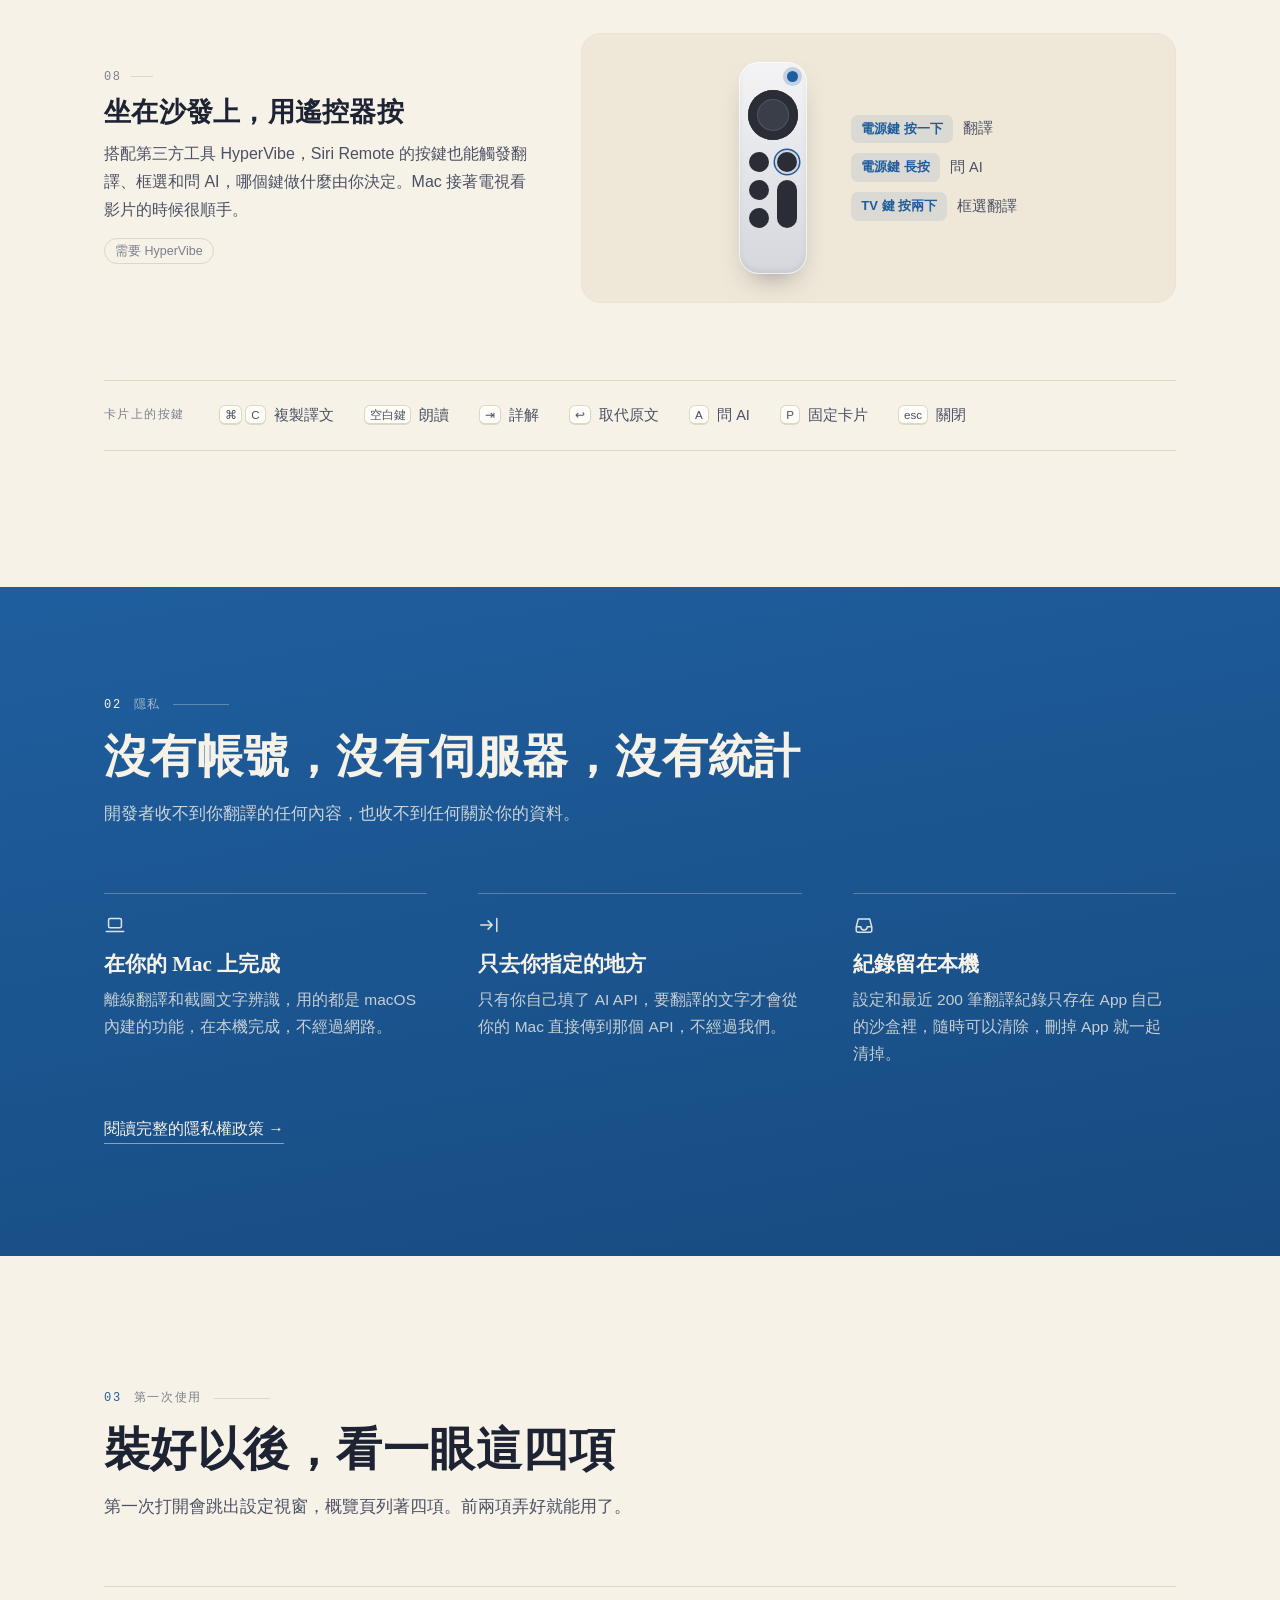
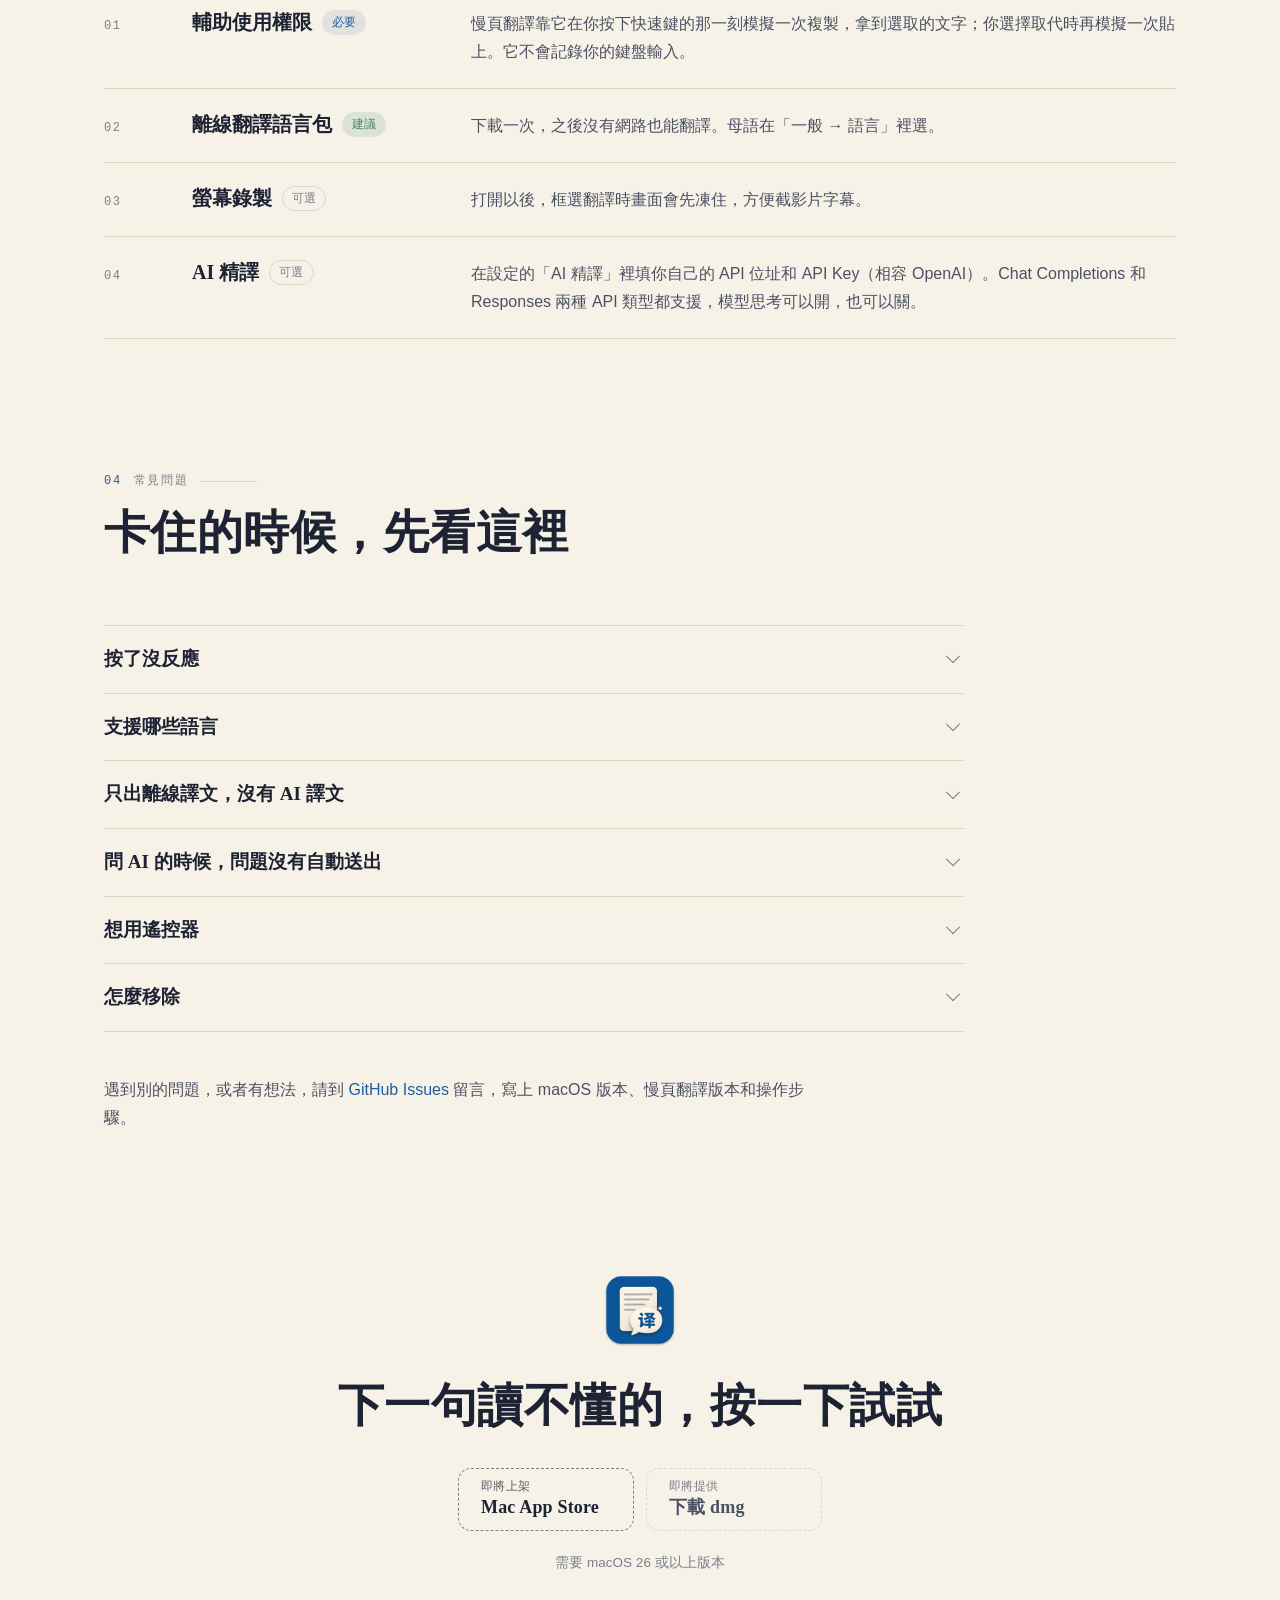
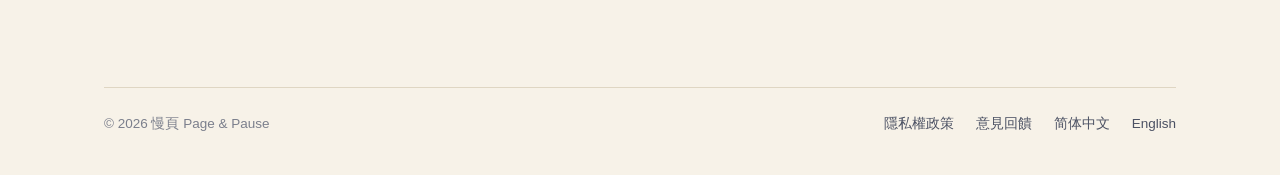
<file: zh-hant.html>
<!doctype html>
<html lang="zh-Hant">
<head>
<meta charset="utf-8">
<meta name="viewport" content="width=device-width, initial-scale=1">
<title>慢頁翻譯 · 選取一句，按一下，就懂了</title>
<meta name="description" content="慢頁翻譯是 Mac 選單列裡的隨手翻譯。看外文時選取一句，按一下快速鍵，譯文就浮在旁邊：本機離線翻譯先到，接上你自己的 AI API，一秒多以後換成更道地的版本。支援 20 種語言，沒有帳號，沒有統計。">
<meta property="og:type" content="website">
<meta property="og:site_name" content="慢頁 Page &amp; Pause">
<meta property="og:title" content="慢頁翻譯 · 選取一句，按一下，就懂了">
<meta property="og:description" content="Mac 選單列裡的隨手翻譯。譯文浮在你正在讀的那句話旁邊，本機先出，AI 再潤一遍。">
<meta property="og:image" content="https://viffygwaanl.github.io/shunyi/og-zh-hant.png">
<meta name="twitter:card" content="summary_large_image">
<meta name="theme-color" content="#F7F2E8" media="(prefers-color-scheme: light)">
<meta name="theme-color" content="#14161B" media="(prefers-color-scheme: dark)">
<link rel="icon" href="icon.png">
<link rel="alternate" hreflang="zh-Hans" href="./">
<link rel="alternate" hreflang="zh-Hant" href="zh-hant.html">
<link rel="alternate" hreflang="en" href="en.html">
<link rel="alternate" hreflang="x-default" href="./">
<link rel="stylesheet" href="style.css">
<script>document.documentElement.classList.add('js')</script>
<script src="site.js" defer></script>
<noscript><style>.demo .demo-card{opacity:1;transform:none}.demo .sel{background-size:100% 100%}.demo .b-local,.demo .t-local{opacity:0}.demo .b-ai,.demo .t-ai{opacity:1}.js .reveal{opacity:1;transform:none}</style></noscript>
</head>
<body>
<a class="skip" href="#main">跳到本文</a>

<svg class="sprite" aria-hidden="true" focusable="false">
  <symbol id="i-cursor" viewBox="0 0 24 24"><path d="M8 4c2.2 0 4 1 4 3v10c0 2-1.8 3-4 3M16 4c-2.2 0-4 1-4 3M12 17c0 2 1.8 3 4 3M9.5 12h5"/></symbol>
  <symbol id="i-arrow" viewBox="0 0 24 24"><path d="M4 12h15M13 6l6 6-6 6"/></symbol>
  <symbol id="i-cpu" viewBox="0 0 24 24"><rect x="7" y="7" width="10" height="10" rx="2"/><path d="M10 3v4M14 3v4M10 17v4M14 17v4M3 10h4M3 14h4M17 10h4M17 14h4"/></symbol>
  <symbol id="i-sparkles" viewBox="0 0 24 24"><path d="M10 3l1.9 5.1L17 10l-5.1 1.9L10 17l-1.9-5.1L3 10l5.1-1.9zM18.5 14l.9 2.1 2.1.9-2.1.9-.9 2.1-.9-2.1-2.1-.9 2.1-.9z"/></symbol>
  <symbol id="i-pin" viewBox="0 0 24 24"><path d="M9 4h6l-1 6 3 3.5H7l3-3.5zM12 13.5V20"/></symbol>
  <symbol id="i-copy" viewBox="0 0 24 24"><rect x="8.5" y="8" width="11" height="13" rx="2.2"/><path d="M5 16V5.2A2.2 2.2 0 0 1 7.2 3H15"/></symbol>
  <symbol id="i-speaker" viewBox="0 0 24 24"><path d="M4 9.5v5h3.4L12 18V6L7.4 9.5zM15.5 9.3a3.8 3.8 0 0 1 0 5.4M18.2 6.8a7.4 7.4 0 0 1 0 10.4"/></symbol>
  <symbol id="i-cap" viewBox="0 0 24 24"><path d="M2 9.5L12 5l10 4.5-10 4.5zM6 11.6v4.2c1.6 1.5 3.6 2.2 6 2.2s4.4-.7 6-2.2v-4.2M22 9.5V15"/></symbol>
  <symbol id="i-chat" viewBox="0 0 24 24"><path d="M4.2 4.5h9.6A2.2 2.2 0 0 1 16 6.7v4.6a2.2 2.2 0 0 1-2.2 2.2H9l-3.4 2.9v-2.9H4.2A2.2 2.2 0 0 1 2 11.3V6.7a2.2 2.2 0 0 1 2.2-2.2zM18.6 9.5h1.2a2.2 2.2 0 0 1 2.2 2.2V16a2.2 2.2 0 0 1-2.2 2.2h-.6v2.6L16 18.2h-3.2"/></symbol>
  <symbol id="i-viewfinder" viewBox="0 0 24 24"><path d="M4 8V6a2 2 0 0 1 2-2h2M16 4h2a2 2 0 0 1 2 2v2M20 16v2a2 2 0 0 1-2 2h-2M8 20H6a2 2 0 0 1-2-2v-2M8 10h8M8 14h5"/></symbol>
  <symbol id="i-region" viewBox="0 0 24 24"><path d="M4 8V6a2 2 0 0 1 2-2h2M16 4h2a2 2 0 0 1 2 2v2M20 16v2a2 2 0 0 1-2 2h-2M8 20H6a2 2 0 0 1-2-2v-2"/></symbol>
  <symbol id="i-laptop" viewBox="0 0 24 24"><rect x="5" y="5" width="14" height="10" rx="1.6"/><path d="M2.5 19h19"/></symbol>
  <symbol id="i-route" viewBox="0 0 24 24"><path d="M3 12h12M11 7.5l4.5 4.5-4.5 4.5M20.5 5v14"/></symbol>
  <symbol id="i-tray" viewBox="0 0 24 24"><path d="M3.5 14l2.3-8.5h12.4l2.3 8.5M3.5 14v3.8A2.2 2.2 0 0 0 5.7 20h12.6a2.2 2.2 0 0 0 2.2-2.2V14M3.5 14h5a3.5 3.5 0 0 0 7 0h5"/></symbol>
</svg>

<header class="top wrap">
  <a class="brand" href="zh-hant.html" aria-label="慢頁翻譯 首頁"><img src="icon.png" alt="" width="30" height="30"><span>慢頁翻譯</span></a>
  <nav aria-label="頁面導覽">
    <a class="opt" href="#features">功能</a>
    <a class="opt" href="#privacy">隱私</a>
    <a href="#help">說明</a>
    <span class="langs">
      <a href="./" lang="zh-Hans" hreflang="zh-Hans">简体</a>
      <a href="zh-hant.html" aria-current="page">繁體</a>
      <a href="en.html" lang="en" hreflang="en">English</a>
    </span>
  </nav>
</header>

<main id="main">

<!-- 首屏 -->
<section class="hero wrap">
  <div class="hero-text">
    <p class="eyebrow"><span>慢頁 Page &amp; Pause</span><i></i><span>Mac 選單列翻譯</span></p>
    <h1><span class="beat">選取一句，</span><span class="beat">按一下，</span><span class="beat">就懂了。</span></h1>
    <p class="lede">看外文網頁、文件、影片，碰到讀不太懂的一句，選取它，按一下快速鍵，譯文就浮在旁邊。眼睛不用離開正在讀的那一頁。</p>
    <div class="cta">
      <a class="btn primary" data-link="appStore" aria-disabled="true"><small data-live="免費下載">即將上架</small> <b>Mac App Store</b></a>
      <a class="btn" data-link="dmg" aria-disabled="true"><small data-live="直接下載 · 已公證">即將提供</small> <b>下載 dmg</b></a>
    </div>
    <p class="meta"><span>免費</span><span>需要 macOS 26 或以上版本</span><span>沒有帳號，沒有統計</span></p>
    <p class="meta note"><span>支援 20 種語言</span><span>介面有繁體中文、<span lang="zh-Hans">简体中文</span>和 English</span></p>
  </div>

  <figure class="demo" id="demo" aria-label="示範：在一篇英文文章裡選取一句話，按下 Control、Option 和 T，譯文卡片出現在這句話下面；本機翻譯先到，約一秒後換成 AI 譯文。">
    <div class="stage" aria-hidden="true">
      <div class="sheet">
        <div class="sheet-bar"><i></i><i></i><i></i><span>Why Small Tools Win</span></div>
        <div class="sheet-body" lang="en">
          <p class="kicker">ESSAY</p>
          <p class="title">Why Small Tools Win</p>
          <p class="sub">A short note on speed and habit</p>
          <p class="t"><span class="sel" id="sel">Every great product starts as a small experiment that refuses to die.</span> It solves one annoying problem, and it solves it so quickly that you stop noticing the problem ever existed.</p>
          <p class="t">The best tools disappear into your habits. You press a button, the answer is already there, and your attention never leaves the page you were reading.</p>
          <p class="t">Speed is not a feature you add at the end. It is a promise you keep in every single interaction.</p>
        </div>
      </div>

      <div class="card demo-card" id="card">
        <div class="card-head">
          <span class="chip"><svg class="ic"><use href="#i-cursor"/></svg>選取</span>
          <span class="pair">英文<svg class="ic"><use href="#i-arrow"/></svg>中文</span>
          <span class="grow"></span>
          <span class="badge">
            <span class="b-local"><svg class="ic"><use href="#i-cpu"/></svg>本機 0.06s<em>· AI 精修中</em><i class="spin"></i></span>
            <span class="b-ai"><svg class="ic solid"><use href="#i-sparkles"/></svg>AI 1.1s</span>
          </span>
          <svg class="ic pin"><use href="#i-pin"/></svg>
        </div>
        <div class="card-body">
          <p class="src" lang="en">Every great product starts as a small experiment that refuses to die.</p>
          <div class="out">
            <p class="t-local">每一個偉大的產品都是從一個拒絕死亡的小實驗開始的。</p>
            <p class="t-ai">每一個偉大的產品，都始於一個不肯消亡的小實驗。</p>
          </div>
        </div>
        <div class="card-foot">
          <span class="pill"><svg class="ic"><use href="#i-copy"/></svg>複製<span class="k">⌘C</span></span>
          <span class="pill"><svg class="ic"><use href="#i-speaker"/></svg>朗讀<span class="k">空白鍵</span></span>
          <span class="pill"><svg class="ic"><use href="#i-cap"/></svg>詳解<span class="k">⇥</span></span>
          <span class="pill"><svg class="ic"><use href="#i-chat"/></svg>問 AI<span class="k">A</span></span>
          <span class="esc">esc</span>
        </div>
      </div>
    </div>
    <figcaption class="keys"><span><kbd>⌃</kbd><kbd>⌥</kbd><kbd>T</kbd></span><span>翻譯選取的文字，快速鍵可以在設定裡改</span></figcaption>
  </figure>
</section>

<div class="wrap"><div class="wave" aria-hidden="true"></div></div>

<!-- 功能 -->
<section class="section wrap" id="features">
  <header class="sec-head reveal">
    <p class="folio"><span>01</span>功能</p>
    <h2><span class="nb">一張卡片，</span><span class="nb">八件事</span></h2>
    <p class="lede">都是按一下的事。不用切換視窗，也不用另開一個 App。支援 20 種語言互譯，下面用英文翻中文舉例。</p>
  </header>

  <div class="features">
    <article class="feature wide reveal">
      <div>
        <p class="f-no">01</p>
        <h3><span class="nb">本機先出，</span><span class="nb">AI 再換成更順的</span></h3>
        <p class="body">按下去 0.06 秒，macOS 內建的離線翻譯就到了，沒有網路也能用。如果你填了自己的 AI API，一秒多以後，同一個位置會換成更順、更道地的譯文。</p>
        <p class="tags"><span><kbd>⌃</kbd><kbd>⌥</kbd><kbd>T</kbd></span><span class="tag">離線可用</span><span class="tag">AI 精譯是可選的</span></p>
      </div>
      <div class="plate" aria-hidden="true">
        <div class="two">
          <div class="two-row"><span class="badge"><svg class="ic"><use href="#i-cpu"/></svg>本機 0.06s</span><p>每一個偉大的產品都是從一個拒絕死亡的小實驗開始的。</p></div>
          <div class="two-gap"><i></i><span>一秒多以後</span></div>
          <div class="two-row final"><span class="badge"><svg class="ic solid"><use href="#i-sparkles"/></svg>AI 1.1s</span><p>每一個偉大的產品，都始於一個不肯消亡的小實驗。</p></div>
        </div>
      </div>
    </article>

    <article class="feature reveal">
      <div class="plate" aria-hidden="true">
        <div class="clip">
          <div class="shot" lang="en"><b>The museum will close at 3 pm this Friday.</b><i></i><i></i><span class="vf"></span></div>
          <svg class="ic flow"><use href="#i-arrow"/></svg>
          <div class="card mini">
            <div class="card-head"><span class="chip"><svg class="ic"><use href="#i-viewfinder"/></svg>截圖文字 · 剛剛</span></div>
            <div class="card-body"><p class="out">博物館本週五下午 3 點閉館。</p></div>
          </div>
        </div>
      </div>
      <p class="f-no">02</p>
      <h3><span class="nb">沒選取？</span><span class="nb">就翻你剛複製的</span></h3>
      <p class="body">什麼都沒選取的時候按，翻譯你剛複製的那段文字。複製的是一張截圖，會先在本機辨識圖裡的字再翻，圖片不會上傳。</p>
    </article>

    <article class="feature reveal">
      <div class="plate" aria-hidden="true">
        <div class="region">
          <div class="video"><span class="frozen"><i></i>畫面已凍住</span><span class="subtitle" lang="en">Down here, sunlight never arrives.</span></div>
          <div class="card line"><span class="chip"><svg class="ic"><use href="#i-region"/></svg>框選</span><span>在這下面，陽光永遠照不到。</span></div>
        </div>
      </div>
      <p class="f-no">03</p>
      <h3><span class="nb">影片字幕，</span><span class="nb">先凍住再框</span></h3>
      <p class="body">字幕一閃而過？按一下，畫面先凍住，拖一個框圈住那行字，放開就翻。網頁裡選不到的字、圖片上的字，也能這樣翻。</p>
      <p class="tags"><span><kbd>⌃</kbd><kbd>⌥</kbd><kbd>S</kbd></span></p>
    </article>

    <article class="feature reveal">
      <div class="plate" aria-hidden="true">
        <div class="card mini">
          <div class="dict-head"><b lang="en">serendipity</b><span class="say"><span class="ipa">/ˌserənˈdɪpəti/</span><svg class="ic solid"><use href="#i-speaker"/></svg></span></div>
          <div class="dict">
            <p class="main">機緣巧合</p>
            <p class="sense"><span class="pos">n.</span><span>意外發現美好事物的運氣；機緣巧合</span></p>
            <p class="ex"><i lang="en">We found the café by pure serendipity.</i><span>我們找到那家咖啡館，純屬機緣巧合。</span></p>
          </div>
        </div>
      </div>
      <p class="f-no">04</p>
      <h3><span class="nb">選一個單字，</span><span class="nb">卡片變成小字典</span></h3>
      <p class="body">音標、詞性、釋義、例句，排好了給你。按空白鍵聽發音。</p>
      <p class="tags"><span class="tag">需要你自己的 AI API</span></p>
    </article>

    <article class="feature reveal">
      <div class="plate" aria-hidden="true">
        <div class="card mini">
          <div class="explain">
            <p class="ex-head"><svg class="ic"><use href="#i-cap"/></svg>詳解</p>
            <p><b>意思</b>：好產品一開始都很小，是靠一直不放棄才長大的。說實驗「不肯死」，帶一點擬人的幽默。</p>
            <ul>
              <li><b lang="en">refuses to die</b> → 不肯消亡，擬人的說法</li>
              <li><b lang="en">starts as</b> → 以……的樣子起步</li>
            </ul>
          </div>
        </div>
      </div>
      <p class="f-no">05</p>
      <h3><span class="nb">按 Tab，</span><span class="nb">把這句話講明白</span></h3>
      <p class="body">這句話到底想說什麼、語氣怎麼樣，難懂的詞和文法一條條列出來。讀長難句、學外語的時候用得上。</p>
      <p class="tags"><span><kbd>⇥</kbd></span><span class="tag">需要你自己的 AI API</span></p>
    </article>

    <article class="feature reveal">
      <div class="plate" aria-hidden="true">
        <div class="replace">
          <div class="field"><span class="hl">這個週末有空一起吃飯嗎？</span></div>
          <p class="do"><svg class="ic"><use href="#i-arrow"/></svg><span><kbd>⌃</kbd><kbd>⌥</kbd><kbd>T</kbd></span><span>然後</span><kbd>↩</kbd></p>
          <div class="field" lang="en">Are you free for dinner this weekend?<i class="caret"></i></div>
        </div>
      </div>
      <p class="f-no">06</p>
      <h3><span class="nb">用母語寫，</span><span class="nb">按 Return 換成外文</span></h3>
      <p class="body">寫外文郵件、回訊息的時候，先用母語寫，選取，按一下，再按 Return，譯文就取代你選取的那段。</p>
      <p class="tags"><span><kbd>↩</kbd></span></p>
    </article>

    <article class="feature reveal">
      <div class="plate" aria-hidden="true">
        <div class="browser">
          <div class="browser-bar"><i></i><i></i><i></i><span>你選的 AI 網站</span></div>
          <div class="chat">
            <p class="me">翻譯成繁體中文：<span lang="en">Every great product starts as a small experiment that refuses to die.</span></p>
            <p class="bot"><i></i><i></i></p>
            <p class="ask">接著問……</p>
          </div>
        </div>
      </div>
      <p class="f-no">07</p>
      <h3><span class="nb">還想接著問？</span><span class="nb">按 A</span></h3>
      <p class="body">慢頁翻譯會在瀏覽器裡打開你選的 AI 網站，把這段話帶過去，接著追問就行。用的是你自己在網頁上的帳號。</p>
      <p class="tags"><span><kbd>A</kbd></span></p>
    </article>

    <article class="feature wide flip reveal">
      <div>
        <p class="f-no">08</p>
        <h3><span class="nb">坐在沙發上，</span><span class="nb">用遙控器按</span></h3>
        <p class="body">搭配第三方工具 HyperVibe，Siri Remote 的按鍵也能觸發翻譯、框選和問 AI，哪個鍵做什麼由你決定。Mac 接著電視看影片的時候很順手。</p>
        <p class="tags"><span class="tag">需要 HyperVibe</span></p>
      </div>
      <div class="plate" aria-hidden="true">
        <div class="remote-wrap">
          <div class="remote"><i class="power"></i><i class="pad"></i><i class="b b1"></i><i class="b b2"></i><i class="b b3"></i><i class="vol"></i><i class="b b4"></i></div>
          <ul class="remote-map">
            <li><b>電源鍵 按一下</b><span>翻譯</span></li>
            <li><b>電源鍵 長按</b><span>問 AI</span></li>
            <li><b>TV 鍵 按兩下</b><span>框選翻譯</span></li>
          </ul>
        </div>
      </div>
    </article>
  </div>

  <ul class="legend reveal" aria-label="卡片上的按鍵">
    <li><strong>卡片上的按鍵</strong></li>
    <li><span><kbd>⌘</kbd><kbd>C</kbd></span>複製譯文</li>
    <li><kbd>空白鍵</kbd>朗讀</li>
    <li><kbd>⇥</kbd>詳解</li>
    <li><kbd>↩</kbd>取代原文</li>
    <li><kbd>A</kbd>問 AI</li>
    <li><kbd>P</kbd>固定卡片</li>
    <li><kbd>esc</kbd>關閉</li>
  </ul>
</section>

<!-- 隱私 -->
<section class="sea" id="privacy">
  <div class="wrap">
    <header class="sec-head reveal">
      <p class="folio"><span>02</span>隱私</p>
      <h2><span class="nb">沒有帳號，</span><span class="nb">沒有伺服器，</span><span class="nb">沒有統計</span></h2>
      <p class="lede">開發者收不到你翻譯的任何內容，也收不到任何關於你的資料。</p>
    </header>
    <ul class="thirds reveal">
      <li>
        <svg class="ic" aria-hidden="true"><use href="#i-laptop"/></svg>
        <h3>在你的 Mac 上完成</h3>
        <p>離線翻譯和截圖文字辨識，用的都是 macOS 內建的功能，在本機完成，不經過網路。</p>
      </li>
      <li>
        <svg class="ic" aria-hidden="true"><use href="#i-route"/></svg>
        <h3>只去你指定的地方</h3>
        <p>只有你自己填了 AI API，要翻譯的文字才會從你的 Mac 直接傳到那個 API，不經過我們。</p>
      </li>
      <li>
        <svg class="ic" aria-hidden="true"><use href="#i-tray"/></svg>
        <h3>紀錄留在本機</h3>
        <p>設定和最近 200 筆翻譯紀錄只存在 App 自己的沙盒裡，隨時可以清除，刪掉 App 就一起清掉。</p>
      </li>
    </ul>
    <a class="more" href="privacy.html#zh-hant">閱讀完整的隱私權政策 →</a>
  </div>
</section>

<!-- 第一次使用 -->
<section class="section wrap" id="help">
  <header class="sec-head reveal">
    <p class="folio"><span>03</span>第一次使用</p>
    <h2><span class="nb">裝好以後，</span><span class="nb">看一眼這四項</span></h2>
    <p class="lede">第一次打開會跳出設定視窗，概覽頁列著四項。前兩項弄好就能用了。</p>
  </header>
  <ol class="steps reveal">
    <li>
      <h3>輔助使用權限 <span class="need must">必要</span></h3>
      <p>慢頁翻譯靠它在你按下快速鍵的那一刻模擬一次複製，拿到選取的文字；你選擇取代時再模擬一次貼上。它不會記錄你的鍵盤輸入。</p>
    </li>
    <li>
      <h3>離線翻譯語言包 <span class="need good">建議</span></h3>
      <p>下載一次，之後沒有網路也能翻譯。母語在「一般 → 語言」裡選。</p>
    </li>
    <li>
      <h3>螢幕錄製 <span class="need">可選</span></h3>
      <p>打開以後，框選翻譯時畫面會先凍住，方便截影片字幕。</p>
    </li>
    <li>
      <h3>AI 精譯 <span class="need">可選</span></h3>
      <p>在設定的「AI 精譯」裡填你自己的 API 位址和 API Key（相容 OpenAI）。Chat Completions 和 Responses 兩種 API 類型都支援，模型思考可以開，也可以關。</p>
    </li>
  </ol>
</section>

<!-- 常見問題 -->
<section class="section wrap" id="faq">
  <header class="sec-head reveal">
    <p class="folio"><span>04</span>常見問題</p>
    <h2><span class="nb">卡住的時候，</span><span class="nb">先看這裡</span></h2>
  </header>
  <div class="faq reveal">
    <details>
      <summary>按了沒反應</summary>
      <p>多半是輔助使用權限沒開。打開「系統設定 → 隱私權與安全性 → 輔助使用」，把慢頁翻譯打開。如果已經開著，關掉再開一次。</p>
    </details>
    <details>
      <summary>支援哪些語言</summary>
      <p>20 種，可以互譯：繁體中文、<span lang="zh-Hans">简体中文</span>、English、<span lang="ja">日本語</span>、<span lang="ko">한국어</span>、Français、Deutsch、Español、Italiano、Português、<span lang="ru">Русский</span>、<span lang="ar">العربية</span>、<span lang="th">ไทย</span>、Tiếng Việt、Bahasa Indonesia、Türkçe、Polski、Nederlands、<span lang="uk">Українська</span>、<span lang="hi">हिन्दी</span>。介面有繁體中文、<span lang="zh-Hans">简体中文</span>和 English。</p>
    </details>
    <details>
      <summary>只出離線譯文，沒有 AI 譯文</summary>
      <p>AI 精譯要你自己填 API 位址和 Key。填好以後點「測試翻譯」，看連不連得上。如果提示不支援 Responses，把 API 類型換回 Chat Completions。</p>
    </details>
    <details>
      <summary>問 AI 的時候，問題沒有自動送出</summary>
      <p>有的網站不支援在網址裡預先填好問題，這時慢頁翻譯會把問題放進剪貼簿，點一下輸入框，按 <kbd>⌘</kbd><kbd>V</kbd> 就行。第一次用某個網站，要先在瀏覽器裡登入一次。</p>
    </details>
    <details>
      <summary>想用遙控器</summary>
      <p>Siri Remote 的按鍵要搭配第三方工具 HyperVibe 使用。在設定的「快速鍵與遙控器」頁點「授權 HyperVibe 設定檔案夾⋯」，選取 ~/.config/siriremote，之後就能在下拉選單裡替遙控器按鍵指定動作。</p>
    </details>
    <details>
      <summary>怎麼移除</summary>
      <p>結束慢頁翻譯，把它從「應用程式」拖到垃圾桶。設定和翻譯紀錄都在它自己的沙盒容器裡，會一起清掉。</p>
    </details>
  </div>
  <p class="feedback reveal">遇到別的問題，或者有想法，請到 <a href="https://github.com/ViffyGwaanl/shunyi/issues">GitHub Issues</a> 留言，寫上 macOS 版本、慢頁翻譯版本和操作步驟。</p>
</section>

<!-- 結尾 -->
<section class="closing wrap reveal">
  <img src="icon.png" alt="慢頁翻譯圖像" width="84" height="84">
  <h2><span class="nb">下一句讀不懂的，</span><span class="nb">按一下試試</span></h2>
  <div class="cta">
    <a class="btn primary" data-link="appStore" aria-disabled="true"><small data-live="免費下載">即將上架</small> <b>Mac App Store</b></a>
    <a class="btn" data-link="dmg" aria-disabled="true"><small data-live="直接下載 · 已公證">即將提供</small> <b>下載 dmg</b></a>
  </div>
  <p class="meta">需要 macOS 26 或以上版本</p>
</section>

</main>

<footer class="wrap"><div class="foot">
  <span>© 2026 慢頁 Page &amp; Pause</span>
  <nav aria-label="頁尾">
    <a href="privacy.html#zh-hant">隱私權政策</a>
    <a href="https://github.com/ViffyGwaanl/shunyi/issues">意見回饋</a>
    <a href="./" lang="zh-Hans" hreflang="zh-Hans">简体中文</a>
    <a href="en.html" lang="en" hreflang="en">English</a>
  </nav>
</div></footer>
</body>
</html>
</file>
<file: style.css>
/* 慢页翻译 · 纸与海
   纸 #F7F2E8  墨 #1D2333  海 #1F5E9E  珊瑚 #E8735A（少用）  鼠尾草 #4F9A6B */

:root {
  color-scheme: light dark;
  --paper: #F7F2E8; --paper-2: #FFFDF8; --paper-3: #EFE8D9;
  --ink: #1D2333; --ink-2: #4B5163; --ink-3: #7B7F8C;
  --rule: #DFD6C3; --rule-2: #EAE3D3;
  --ocean: #1F5E9E; --ocean-2: #3F7FC1; --ocean-soft: rgba(31, 94, 158, .10);
  --coral: #E8735A; --sage: #4F9A6B;
  --sel: #BAD7FB;
  --sea: #1F5E9E; --sea-deep: #174B80; --on-sea: #F7F2E8;
  --glass: rgba(255, 250, 241, .86); --glass-edge: rgba(255, 255, 255, .8);
  --fill: rgba(29, 35, 51, .05); --fill-2: rgba(29, 35, 51, .09); --hair: rgba(29, 35, 51, .13);
  --shadow-card: 0 0 0 .5px rgba(29, 35, 51, .12), 0 22px 46px -14px rgba(29, 35, 51, .34), 0 4px 12px rgba(29, 35, 51, .08);
  --shadow-sheet: 0 30px 70px -30px rgba(29, 35, 51, .30), 0 2px 6px rgba(29, 35, 51, .05);
  --serif: "Charter", "Iowan Old Style", Georgia, "Songti SC", "STSong", "Noto Serif SC", "Source Han Serif SC", "Noto Serif CJK SC", serif;
  --sans: -apple-system, BlinkMacSystemFont, "PingFang SC", "Hiragino Sans GB", "Helvetica Neue", "Segoe UI", "Microsoft YaHei", sans-serif;
  --mono: ui-monospace, "SF Mono", SFMono-Regular, Menlo, Consolas, monospace;
  --round: ui-rounded, "SF Pro Rounded", -apple-system, "PingFang SC", sans-serif;
  --gutter: clamp(20px, 5vw, 48px);
  --gap-section: clamp(72px, 11vw, 136px);
}
:root:lang(en) { --serif: ui-serif, "New York", "Charter", "Iowan Old Style", Georgia, "Songti SC", serif; }
:root:lang(zh-Hant) {
  --serif: "Charter", "Iowan Old Style", Georgia, "Songti TC", "STSong", "Noto Serif TC", "Source Han Serif TC", "Noto Serif CJK TC", serif;
  --sans: -apple-system, BlinkMacSystemFont, "PingFang TC", "Heiti TC", "Helvetica Neue", "Segoe UI", "Microsoft JhengHei", sans-serif;
  --round: ui-rounded, "SF Pro Rounded", -apple-system, "PingFang TC", sans-serif;
}

@media (prefers-color-scheme: dark) {
  :root {
    --paper: #14161B; --paper-2: #1C1F26; --paper-3: #0F1115;
    --ink: #ECE9E1; --ink-2: #B5B7BE; --ink-3: #8A8D97;
    --rule: #2D313A; --rule-2: #252931;
    --ocean: #78ABEE; --ocean-2: #5A93DD; --ocean-soft: rgba(120, 171, 238, .14);
    --coral: #F08D76; --sage: #72BC8D;
    --sel: #2F5687;
    --sea: #173A61; --sea-deep: #10294A; --on-sea: #ECE9E1;
    --glass: rgba(44, 42, 38, .84); --glass-edge: rgba(255, 255, 255, .13);
    --fill: rgba(255, 255, 255, .07); --fill-2: rgba(255, 255, 255, .11); --hair: rgba(255, 255, 255, .16);
    --shadow-card: 0 0 0 .5px rgba(0, 0, 0, .6), 0 24px 50px -14px rgba(0, 0, 0, .7), 0 4px 12px rgba(0, 0, 0, .3);
    --shadow-sheet: 0 30px 70px -30px rgba(0, 0, 0, .75), 0 2px 6px rgba(0, 0, 0, .3);
  }
}

* { box-sizing: border-box; }
html { -webkit-text-size-adjust: 100%; scroll-behavior: smooth; }
body { margin: 0; background: var(--paper); color: var(--ink); font: 17px/1.75 var(--sans); -webkit-font-smoothing: antialiased; text-rendering: optimizeLegibility; overflow-x: hidden; }
:lang(en) body { line-height: 1.65; }
img, svg { display: block; max-width: 100%; }
h1, h2, h3, p, ul, ol, figure { margin: 0; }
h1, h2, h3 { text-wrap: balance; }
.nb { display: inline-block; }   /* 中文标题只在逗号、问号后面换行 */
ul, ol { padding: 0; list-style: none; }
a { color: var(--ocean); text-decoration: none; text-underline-offset: .22em; }
a:hover { text-decoration: underline; }
:focus-visible { outline: 2px solid var(--ocean); outline-offset: 3px; border-radius: 4px; }
::selection { background: var(--sel); }
.sprite { position: absolute; width: 0; height: 0; overflow: hidden; }
.ic { width: 1em; height: 1em; flex: none; fill: none; stroke: currentColor; stroke-width: 2; stroke-linecap: round; stroke-linejoin: round; }
.ic.solid { fill: currentColor; stroke: none; }
.wrap { max-width: 1168px; margin: 0 auto; padding: 0 var(--gutter); }
.skip { position: absolute; left: 12px; top: -48px; z-index: 10; padding: 8px 14px; background: var(--ink); color: var(--paper); border-radius: 8px; font-size: 14px; }
.skip:focus { top: 12px; }

/* ---------- 顶栏 ---------- */
.top { display: flex; align-items: center; justify-content: space-between; gap: 16px; padding-top: 22px; padding-bottom: 22px; }
.brand { display: inline-flex; align-items: center; gap: 10px; color: var(--ink); font: 700 17px/1 var(--serif); letter-spacing: .02em; }
.brand:hover { text-decoration: none; }
.brand img { width: 30px; height: 30px; border-radius: 7px; }
.top nav { display: flex; align-items: center; gap: clamp(14px, 3vw, 30px); font-size: 14.5px; }
.langs { display: inline-flex; gap: 13px; padding-left: clamp(12px, 2.4vw, 24px); border-left: 1px solid var(--rule); }
.top nav a { color: var(--ink-2); padding: 4px 0; }
.top nav a:hover, .top nav a[aria-current] { color: var(--ink); text-decoration: none; box-shadow: 0 1.5px 0 var(--ocean); }

/* ---------- 按键 ---------- */
kbd { display: inline-flex; align-items: center; justify-content: center; min-width: 1.75em; height: 1.75em; padding: 0 .42em; font: 500 .8em/1 var(--round); color: var(--ink-2); background: var(--paper-2); border: 1px solid var(--rule); border-bottom-width: 2px; border-radius: 6px; vertical-align: .08em; white-space: nowrap; }
kbd + kbd { margin-left: 3px; }

/* ---------- 首屏 ---------- */
.hero { display: grid; grid-template-columns: minmax(0, 11fr) minmax(0, 14fr); gap: clamp(28px, 4.5vw, 72px); align-items: center; padding-top: clamp(28px, 5vw, 64px); padding-bottom: clamp(48px, 7vw, 96px); }
.eyebrow { display: flex; flex-wrap: wrap; align-items: center; gap: 6px 12px; font: 500 12.5px/1.4 var(--mono); letter-spacing: .06em; color: var(--ink-3); }
.eyebrow i { width: 26px; height: 1px; background: var(--rule); }
.hero h1 { margin: 22px 0 26px; font: 900 clamp(40px, 5.4vw, 80px)/1.16 var(--serif); letter-spacing: .01em; }
:lang(en) .hero h1 { font-weight: 800; font-size: clamp(36px, 4.5vw, 66px); line-height: 1.08; letter-spacing: -.015em; }
.hero h1 .beat { display: block; white-space: nowrap; transition: color .45s ease; }
.hero[data-beat="1"] .beat:nth-child(1), .hero[data-beat="2"] .beat:nth-child(2), .hero[data-beat="3"] .beat:nth-child(3) { color: var(--ocean); }
.hero .lede { max-width: 25em; color: var(--ink-2); font-size: 18px; }
:lang(en) .hero .lede { max-width: 30em; }
.cta { display: flex; flex-wrap: wrap; gap: 12px; margin-top: 30px; }
.btn { display: inline-flex; flex-direction: column; justify-content: center; gap: 3px; min-width: 176px; padding: 11px 22px 12px; border-radius: 13px; border: 1px solid var(--ink); color: var(--ink); line-height: 1.2; transition: transform .15s ease, background-color .15s ease, box-shadow .15s ease; }
.btn small { font: 500 11.5px/1.2 var(--sans); letter-spacing: .04em; opacity: .72; }
.btn b { font: 700 18px/1.2 var(--serif); letter-spacing: .01em; }
.btn.primary { background: var(--ink); color: var(--paper); }
.btn[href]:hover { text-decoration: none; transform: translateY(-1px); box-shadow: 0 10px 22px -12px rgba(29, 35, 51, .5); }
.btn:not([href]) { border-style: dashed; border-color: var(--rule); background: transparent; color: var(--ink-2); cursor: default; }
.btn.primary:not([href]) { border-color: var(--ink-3); color: var(--ink); }
.hero .meta { margin-top: 22px; font-size: 13.5px; color: var(--ink-3); }
.hero .meta > span + span::before { content: "·"; margin: 0 .6em; }
.hero .meta.note { margin-top: 6px; }

/* ---------- 演示 ---------- */
.demo { position: relative; min-width: 0; container-type: inline-size; }
.stage { position: relative; }
.sheet { position: relative; background: var(--paper-2); border: 1px solid var(--rule); border-radius: 16px; box-shadow: var(--shadow-sheet); overflow: hidden; }
.sheet-bar { display: flex; align-items: center; gap: 7px; height: 36px; padding: 0 15px; border-bottom: 1px solid var(--rule-2); }
.sheet-bar i { width: 10px; height: 10px; border-radius: 50%; background: var(--rule); }
.sheet-bar span { margin-left: 8px; font: 600 12px/1 var(--sans); color: var(--ink-3); }
.sheet-body { min-height: 452px; padding: 30px clamp(20px, 4.2vw, 40px) 40px; }
.sheet .kicker { font: 600 11px/1 var(--sans); letter-spacing: .16em; color: var(--ocean); }
.sheet .title { text-wrap: balance; margin: 10px 0 4px; font: 700 clamp(24px, 3vw, 30px)/1.2 var(--sans); letter-spacing: -.01em; }
.sheet .sub { margin-bottom: 22px; font-size: 13px; color: var(--ink-3); }
.sheet .t { max-width: 462px; font: 17px/1.8 "Charter", "Iowan Old Style", Georgia, serif; color: var(--ink); }
.sheet .t + .t { margin-top: 16px; }
.sel { background: linear-gradient(var(--sel), var(--sel)) no-repeat 0 0 / 0% 100%; transition: background-size .7s cubic-bezier(.4, 0, .2, 1); }
.is-selected .sel { background-size: 100% 100%; }
.demo:not(.is-selected) .sel { transition-duration: .25s; }

.keys { display: flex; align-items: center; justify-content: center; gap: 12px; margin-top: 20px; font-size: 13.5px; color: var(--ink-3); }
.keys kbd { min-width: 34px; height: 34px; font-size: 15px; border-radius: 9px; border-bottom-width: 3px; transition: transform .09s ease, background-color .09s ease, color .09s ease, border-color .09s ease; }
.is-pressed .keys kbd { transform: translateY(2px); border-bottom-width: 1px; margin-bottom: 2px; background: var(--ocean); border-color: var(--ocean); color: var(--paper-2); }

/* ---------- 翻译卡片（照着 App 里的样子画的）---------- */
.card { --c1: var(--ink); --c2: color-mix(in srgb, var(--ink) 62%, transparent); --c3: color-mix(in srgb, var(--ink) 34%, transparent);
  border-radius: 22px; background: var(--glass); -webkit-backdrop-filter: blur(22px) saturate(1.5); backdrop-filter: blur(22px) saturate(1.5);
  border: 1px solid var(--glass-edge); box-shadow: var(--shadow-card); color: var(--c1); font-family: var(--sans); text-align: left; }
.card p { margin: 0; }
.card-head { display: flex; align-items: center; gap: 8px; padding: 14px 18px 8px; min-height: 46px; }
.chip { display: inline-flex; align-items: center; gap: 5px; padding: 4px 9px 4px 8px; border-radius: 99px; background: linear-gradient(135deg, #2E73BA, #14579A); color: #fff; font: 600 11.5px/1.25 var(--sans); white-space: nowrap; }
.chip .ic { font-size: 11px; stroke-width: 2.6; }
.pair { display: inline-flex; align-items: center; gap: 5px; font: 500 12px/1.25 var(--sans); color: var(--c2); white-space: nowrap; }
.pair .ic { font-size: 9px; stroke-width: 3; }
.grow { flex: 1; }
.badge { display: inline-flex; align-items: center; gap: 4px; padding: 3px 8px 3px 7px; border-radius: 99px; background: var(--fill); font: 500 11px/1.3 var(--sans); color: var(--c2); white-space: nowrap; }
.badge .ic { font-size: 11px; }
.badge em { font-style: normal; color: var(--c3); }
.spin { width: 9px; height: 9px; border-radius: 50%; border: 1.5px solid var(--c3); border-top-color: transparent; animation: spin .8s linear infinite; }
@keyframes spin { to { transform: rotate(360deg); } }
.pin { font-size: 12.5px; color: var(--c3); transform: rotate(35deg); margin-left: 2px; }
.card-body { display: grid; gap: 12px; padding: 0 18px 6px; }
.src { position: relative; padding-left: 13px; font-size: 13px; line-height: 1.5; color: var(--c2); }
.src::before { content: ""; position: absolute; left: 0; top: 1px; bottom: 1px; width: 3px; border-radius: 2px; background: color-mix(in srgb, var(--ocean) 70%, transparent); }
.out { font-size: 17px; line-height: 1.55; }
.card-foot { display: flex; align-items: center; gap: 5px; padding: 4px 10px 10px; }
.pill { display: inline-flex; align-items: center; gap: 5px; padding: 5px 8px; border-radius: 8px; background: var(--fill); font: 500 12px/1.3 var(--sans); color: var(--c2); white-space: nowrap; }
.pill .ic { font-size: 12px; }
.pill .k { font: 500 10px/1 var(--round); color: var(--c3); }
.esc { margin-left: auto; padding: 3px 6px; border: 1px solid var(--hair); border-radius: 5px; font: 600 10.5px/1.2 var(--round); color: var(--c3); }

/* 首屏那张会动的卡片 */
.demo-card { position: absolute; z-index: 2; left: 18px; top: 238px; width: min(480px, calc(100% - 16px)); opacity: 0; transform: scale(.965); transform-origin: 50% 0; transition: opacity .16s ease-out, transform .3s cubic-bezier(.2, .85, .3, 1.08); pointer-events: none; }
.is-card .demo-card { opacity: 1; transform: none; }
.demo-card .badge, .demo-card .out { display: grid; }
.demo-card .badge { padding: 0; background: none; justify-items: end; }
.demo-card .badge .lb { display: inline; padding: 0; background: none; }
.demo-card .badge > span { grid-area: 1 / 1; display: inline-flex; align-items: center; gap: 4px; padding: 3px 8px 3px 7px; border-radius: 99px; background: var(--fill); transition: opacity .2s ease-out; }
.demo-card .out > p { grid-area: 1 / 1; transition: opacity .18s ease-out; }
.demo-card .b-ai, .demo-card .t-ai { opacity: 0; }
.is-ai .demo-card .b-ai, .is-ai .demo-card .t-ai { opacity: 1; }
.is-ai .demo-card .b-local, .is-ai .demo-card .t-local { opacity: 0; }

/* ---------- 海浪细线 ---------- */
.wave { height: 9px; background: var(--ocean); opacity: .32;
  -webkit-mask: url("data:image/svg+xml,%3Csvg xmlns='http://www.w3.org/2000/svg' width='56' height='9' viewBox='0 0 56 9'%3E%3Cpath d='M0 4.5c7 0 7-3.5 14-3.5s7 3.5 14 3.5 7-3.5 14-3.5 7 3.5 14 3.5' fill='none' stroke='%23000' stroke-width='1.2'/%3E%3C/svg%3E") repeat-x left center;
  mask: url("data:image/svg+xml,%3Csvg xmlns='http://www.w3.org/2000/svg' width='56' height='9' viewBox='0 0 56 9'%3E%3Cpath d='M0 4.5c7 0 7-3.5 14-3.5s7 3.5 14 3.5 7-3.5 14-3.5 7 3.5 14 3.5' fill='none' stroke='%23000' stroke-width='1.2'/%3E%3C/svg%3E") repeat-x left center; }

/* ---------- 章节 ---------- */
.section { padding-top: var(--gap-section); }
.sec-head { max-width: 46em; margin-bottom: clamp(36px, 5vw, 64px); }
.folio { display: flex; align-items: center; gap: 12px; font: 500 12px/1 var(--mono); letter-spacing: .14em; color: var(--ink-3); }
.folio span { color: var(--ocean); }
.folio::after { content: ""; width: 56px; height: 1px; background: var(--rule); }
h2 { margin-top: 18px; font: 900 clamp(30px, 4vw, 46px)/1.22 var(--serif); letter-spacing: .01em; }
:lang(en) h2 { font-weight: 700; letter-spacing: -.012em; line-height: 1.14; }
.sec-head .lede { margin-top: 14px; color: var(--ink-2); }

/* ---------- 功能 ---------- */
.features { display: grid; grid-template-columns: repeat(2, minmax(0, 1fr)); gap: clamp(48px, 6vw, 80px) clamp(28px, 4vw, 56px); }
.feature { min-width: 0; }
.feature.wide { grid-column: 1 / -1; display: grid; grid-template-columns: minmax(0, 5fr) minmax(0, 7fr); gap: clamp(24px, 4vw, 56px); align-items: center; }
.feature.wide.flip .plate { order: 2; }
.plate { position: relative; display: flex; align-items: center; justify-content: center; min-height: 248px; padding: 28px clamp(16px, 3vw, 32px); background: var(--paper-3); border: 1px solid var(--rule-2); border-radius: 20px; overflow: hidden; }
.feature:not(.wide) .plate { height: 320px; margin-bottom: 24px; }
.f-no { font: 500 12px/1 var(--mono); letter-spacing: .12em; color: var(--ink-3); }
.f-no::after { content: ""; display: inline-block; width: 22px; height: 1px; margin-left: 10px; background: var(--rule); vertical-align: middle; }
.feature h3 { margin: 12px 0 10px; font: 700 clamp(22px, 2.4vw, 27px)/1.3 var(--serif); letter-spacing: .01em; }
:lang(en) .feature h3 { letter-spacing: -.005em; line-height: 1.22; }
.feature p.body { color: var(--ink-2); font-size: 16px; max-width: 34em; }
.tags { display: flex; flex-wrap: wrap; align-items: center; gap: 8px; margin-top: 14px; }
.tag { padding: 2px 10px; border: 1px solid var(--rule); border-radius: 99px; font-size: 12.5px; line-height: 1.6; color: var(--ink-3); }

.card.mini { width: 100%; max-width: 380px; border-radius: 18px; }
.card.mini .card-head { flex-wrap: wrap; row-gap: 6px; padding: 12px 15px 8px; min-height: 0; }
.card.mini .card-body { padding: 0 15px 15px; gap: 10px; }
.card.mini .out { font-size: 16px; }

/* 01 两段：本机先到，AI 接替 */
.two { width: 100%; max-width: 520px; display: grid; gap: 0; }
.two-row { display: grid; grid-template-columns: 92px minmax(0, 1fr); gap: 14px; align-items: baseline; }
.two-row .badge { justify-self: start; background: var(--paper-2); border: 1px solid var(--rule); color: var(--ink-2); }
.two-row p { font-size: 16.5px; line-height: 1.6; color: var(--ink-3); }
.two-row.final p { color: var(--ink); font-weight: 500; }
.two-row.final .badge { background: var(--ocean); border-color: var(--ocean); color: var(--paper-2); }
.two-gap { display: grid; grid-template-columns: 92px minmax(0, 1fr); gap: 14px; align-items: center; height: 46px; }
.two-gap i { justify-self: start; width: 1px; height: 100%; margin-left: 20px; background: linear-gradient(var(--rule), var(--ocean)); }
.two-gap span { font: 500 12px/1 var(--mono); letter-spacing: .06em; color: var(--ink-3); }

/* 02 剪贴板和截图 */
.clip { display: flex; align-items: center; justify-content: center; gap: 14px; width: 100%; }
.shot { position: relative; flex: none; width: 150px; padding: 14px 13px 16px; background: #fff; border-radius: 8px; box-shadow: 0 10px 24px -10px rgba(29, 35, 51, .35), 0 0 0 1px rgba(29, 35, 51, .06); transform: rotate(-3deg); color: #1D2333; }
.shot::before { content: ""; display: block; width: 26px; height: 6px; margin-bottom: 9px; border-radius: 2px; background: var(--coral); }
.shot b { display: block; font: 600 12.5px/1.45 Georgia, serif; }
.shot i { display: block; height: 5px; margin-top: 7px; border-radius: 3px; background: #E7E3DA; }
.shot i:last-of-type { width: 60%; }
.shot .vf { position: absolute; inset: 6px; border-radius: 6px; --b: 2px solid #1F5E9E;
  background: linear-gradient(#1F5E9E, #1F5E9E) 0 0 / 14px 2px, linear-gradient(#1F5E9E, #1F5E9E) 0 0 / 2px 14px, linear-gradient(#1F5E9E, #1F5E9E) 100% 0 / 14px 2px, linear-gradient(#1F5E9E, #1F5E9E) 100% 0 / 2px 14px,
              linear-gradient(#1F5E9E, #1F5E9E) 0 100% / 14px 2px, linear-gradient(#1F5E9E, #1F5E9E) 0 100% / 2px 14px, linear-gradient(#1F5E9E, #1F5E9E) 100% 100% / 14px 2px, linear-gradient(#1F5E9E, #1F5E9E) 100% 100% / 2px 14px;
  background-repeat: no-repeat; }
.flow { flex: none; font-size: 18px; color: var(--ink-3); }
.clip .card.mini { max-width: 250px; }

/* 03 框选字幕 */
.region { position: relative; width: 100%; max-width: 400px; padding-bottom: 34px; }
.video { position: relative; aspect-ratio: 16 / 9; border-radius: 12px; overflow: hidden; background: radial-gradient(120% 90% at 78% 8%, rgba(120, 190, 235, .42), transparent 55%), radial-gradient(60% 50% at 22% 78%, rgba(38, 120, 160, .5), transparent 70%), linear-gradient(165deg, #0D3558, #082238 62%, #06182A); box-shadow: 0 12px 28px -14px rgba(0, 0, 0, .55); }
.video::before, .video::after { content: ""; position: absolute; border-radius: 50%; background: rgba(255, 255, 255, .16); }
.video::before { width: 9px; height: 9px; left: 31%; top: 34%; box-shadow: 16px -18px 0 -2px rgba(255, 255, 255, .13), -12px 26px 0 -3px rgba(255, 255, 255, .12); }
.video::after { width: 6px; height: 6px; left: 64%; top: 46%; box-shadow: 10px -22px 0 -1px rgba(255, 255, 255, .1); }
.frozen { position: absolute; left: 10px; top: 10px; z-index: 2; display: inline-flex; align-items: center; gap: 6px; padding: 3px 8px; border-radius: 99px; background: rgba(0, 0, 0, .42); color: #fff; font: 500 11px/1.4 var(--sans); }
.frozen i { width: 3px; height: 9px; border-radius: 1px; background: #fff; box-shadow: 5px 0 0 #fff; margin-right: 5px; }
.subtitle { position: absolute; left: 50%; bottom: 14%; transform: translateX(-50%); padding: 5px 10px; white-space: nowrap; color: #fff; font: 600 clamp(11.5px, 3.2vw, 14px)/1.3 var(--sans); text-shadow: 0 1px 3px rgba(0, 0, 0, .7); border: 1.5px dashed rgba(255, 255, 255, .95); border-radius: 3px; box-shadow: 0 0 0 600px rgba(0, 0, 0, .40); }
.subtitle::before, .subtitle::after { content: ""; position: absolute; width: 7px; height: 7px; background: #fff; border-radius: 50%; }
.subtitle::before { left: -4.5px; top: -4.5px; }
.subtitle::after { right: -4.5px; bottom: -4.5px; }
.region .card.line { position: absolute; left: 50%; bottom: 0; transform: translateX(-50%); display: flex; align-items: center; gap: 10px; width: max-content; max-width: 96%; padding: 10px 16px 10px 11px; border-radius: 16px; font-size: 15.5px; }

/* 04 小词典 */
.dict-head { display: flex; flex-wrap: wrap; align-items: baseline; gap: 4px 10px; padding: 16px 16px 0; }
.dict-head b { font: 600 25px/1.2 var(--sans); }
.dict-head .ipa { font: 14.5px/1.2 Georgia, serif; color: var(--c2); }
.dict-head .say { display: inline-flex; align-items: center; gap: 8px; white-space: nowrap; }
.dict-head .ic { font-size: 14px; color: var(--ocean); }
.dict { display: grid; gap: 9px; padding: 9px 16px 16px; }
.dict .main { font-size: 17.5px; font-weight: 500; }
.sense { display: flex; align-items: baseline; gap: 8px; font-size: 15px; line-height: 1.5; }
.pos { flex: none; padding: 1px 6px; border-radius: 5px; background: var(--ocean-soft); color: var(--ocean); font: 700 11px/1.5 var(--round); }
.ex { padding-left: 10px; border-left: 2px solid var(--hair); font-size: 13.5px; line-height: 1.5; }
.ex i { display: block; }
.ex span { display: block; color: var(--c2); }

/* 05 详解 */
.explain { display: grid; gap: 8px; padding: 14px 16px 16px; font-size: 14px; line-height: 1.6; }
.ex-head { display: flex; align-items: center; gap: 6px; color: var(--ocean); font-weight: 600; font-size: 12px; }
.ex-head .ic { font-size: 12px; }
.ex-head::after { content: ""; flex: 1; height: 1px; background: var(--hair); }
.explain li { position: relative; padding-left: 14px; }
.explain li::before { content: ""; position: absolute; left: 2px; top: .66em; width: 5px; height: 5px; border-radius: 50%; background: var(--ocean); }
.explain li + li { margin-top: 4px; }

/* 06 替换 */
.replace { display: grid; gap: 12px; width: 100%; max-width: 380px; justify-items: center; }
.field { width: 100%; padding: 12px 15px; background: var(--paper-2); border: 1px solid var(--rule); border-radius: 12px; font-size: 16px; line-height: 1.5; box-shadow: 0 6px 16px -12px rgba(29, 35, 51, .3); }
.field .hl { background: var(--sel); box-decoration-break: clone; -webkit-box-decoration-break: clone; padding: 2px 0; }
.field .caret { display: inline-block; width: 1.5px; height: 1.1em; margin-left: 1px; background: var(--ocean); vertical-align: -.18em; animation: blink 1.1s steps(1) infinite; }
@keyframes blink { 50% { opacity: 0; } }
.replace .do { display: flex; align-items: center; gap: 8px; color: var(--ink-3); font-size: 13px; }
.replace .do .ic { font-size: 14px; transform: rotate(90deg); }

/* 07 接着问 AI */
.browser { width: 100%; max-width: 380px; background: var(--paper-2); border: 1px solid var(--rule); border-radius: 12px; overflow: hidden; box-shadow: 0 12px 26px -16px rgba(29, 35, 51, .35); }
.browser-bar { display: flex; align-items: center; gap: 6px; padding: 9px 12px; border-bottom: 1px solid var(--rule-2); }
.browser-bar i { width: 8px; height: 8px; border-radius: 50%; background: var(--rule); }
.browser-bar span { flex: 1; margin-left: 8px; padding: 3px 10px; border-radius: 6px; background: var(--fill); font-size: 11.5px; line-height: 1.5; color: var(--ink-3); text-align: center; }
.chat { display: grid; gap: 10px; padding: 14px; }
.chat .me { justify-self: end; max-width: 86%; padding: 8px 12px; border-radius: 14px 14px 4px 14px; background: var(--ocean); color: var(--paper-2); font-size: 13px; line-height: 1.5; }
.chat .bot { display: grid; gap: 7px; width: 78%; padding: 12px; border-radius: 14px 14px 14px 4px; background: var(--fill); }
.chat .bot i { height: 6px; border-radius: 3px; background: var(--fill-2); }
.chat .bot i:last-child { width: 62%; }
.chat .ask { padding: 8px 12px; border: 1px solid var(--rule); border-radius: 99px; font-size: 13px; color: var(--ink-3); }

/* 08 遥控器 */
.remote-wrap { display: flex; align-items: center; justify-content: center; gap: clamp(18px, 4vw, 44px); width: 100%; }
.remote { position: relative; flex: none; width: 68px; height: 212px; border-radius: 20px; background: linear-gradient(180deg, #F4F4F6, #D5D7DD); box-shadow: inset 0 0 0 1px rgba(255, 255, 255, .7), inset 0 -3px 6px rgba(0, 0, 0, .08), 0 14px 28px -14px rgba(29, 35, 51, .5); }
.remote i { position: absolute; border-radius: 50%; background: #2A2D35; }
.remote .power { right: 9px; top: 9px; width: 11px; height: 11px; background: var(--sea); box-shadow: 0 0 0 4px rgba(31, 94, 158, .22); animation: ping 2.4s ease-out infinite; }
@keyframes ping { 0% { box-shadow: 0 0 0 0 rgba(31, 94, 158, .45); } 70%, 100% { box-shadow: 0 0 0 11px rgba(31, 94, 158, 0); } }
.remote .pad { left: 9px; top: 28px; width: 50px; height: 50px; box-shadow: inset 0 0 0 9px #2A2D35, inset 0 0 0 10px #50545f; background: #3A3E48; }
.remote .b { width: 20px; height: 20px; }
.remote .b1 { left: 10px; top: 90px; }
.remote .b2 { right: 10px; top: 90px; background: #2A2D35; box-shadow: 0 0 0 2px #D5D7DD, 0 0 0 3.5px var(--sea); }
.remote .b3 { left: 10px; top: 118px; }
.remote .vol { right: 10px; top: 118px; width: 20px; height: 48px; border-radius: 10px; }
.remote .b4 { left: 10px; top: 146px; }
.remote-map { display: grid; gap: 10px; font-size: 14.5px; }
.remote-map li { display: grid; grid-template-columns: auto 1fr; align-items: center; gap: 10px; }
.remote-map b { padding: 3px 10px; border-radius: 7px; background: var(--ocean-soft); color: var(--ocean); font-weight: 600; font-size: 13px; white-space: nowrap; }
.remote-map span { color: var(--ink-2); }

/* ---------- 卡片上的按键 ---------- */
.legend { display: flex; flex-wrap: wrap; gap: 12px 30px; margin-top: clamp(48px, 6vw, 80px); padding: 22px 0; border-top: 1px solid var(--rule); border-bottom: 1px solid var(--rule); font-size: 14.5px; color: var(--ink-2); }
.legend strong { font: 500 12px/2.1 var(--mono); letter-spacing: .12em; color: var(--ink-3); margin-right: 4px; }
.legend li { display: inline-flex; align-items: center; gap: 8px; white-space: nowrap; }

/* ---------- 隐私（一整条海）---------- */
.sea { margin-top: var(--gap-section); padding: clamp(64px, 9vw, 112px) 0; background: linear-gradient(170deg, var(--sea), var(--sea-deep)); color: var(--on-sea); }
.sea .folio { color: color-mix(in srgb, var(--on-sea) 62%, transparent); }
.sea .folio span { color: var(--on-sea); }
.sea .folio::after { background: color-mix(in srgb, var(--on-sea) 30%, transparent); }
.sea .sec-head .lede { color: color-mix(in srgb, var(--on-sea) 80%, transparent); }
.thirds { display: grid; grid-template-columns: repeat(3, minmax(0, 1fr)); gap: clamp(24px, 4vw, 56px); }
.thirds li { padding-top: 20px; border-top: 1px solid color-mix(in srgb, var(--on-sea) 28%, transparent); }
.thirds .ic { font-size: 22px; stroke-width: 1.6; margin-bottom: 14px; opacity: .9; }
.thirds h3 { font: 700 21px/1.35 var(--serif); margin-bottom: 8px; }
.thirds p { font-size: 15.5px; color: color-mix(in srgb, var(--on-sea) 78%, transparent); }
.sea .more { display: inline-block; margin-top: clamp(32px, 4vw, 48px); color: var(--on-sea); font-size: 15.5px; box-shadow: 0 1px 0 color-mix(in srgb, var(--on-sea) 50%, transparent); }
.sea .more:hover { text-decoration: none; box-shadow: 0 1.5px 0 var(--on-sea); }
.sea :focus-visible { outline-color: var(--on-sea); }

/* ---------- 第一次使用 ---------- */
.steps { counter-reset: step; border-top: 1px solid var(--rule); }
.steps li { counter-increment: step; display: grid; grid-template-columns: 64px minmax(0, 15em) minmax(0, 1fr); gap: 8px 24px; align-items: baseline; padding: 22px 0; border-bottom: 1px solid var(--rule); }
.steps li::before { content: "0" counter(step); font: 500 12px/1 var(--mono); letter-spacing: .12em; color: var(--ink-3); }
.steps h3 { display: flex; flex-wrap: wrap; align-items: center; gap: 10px; font: 700 20px/1.35 var(--serif); }
.steps p { color: var(--ink-2); font-size: 16px; }
.need { padding: 1px 9px; border-radius: 99px; font: 500 12px/1.7 var(--sans); letter-spacing: .02em; border: 1px solid var(--rule); color: var(--ink-3); }
.need.must { border-color: transparent; background: var(--ocean-soft); color: var(--ocean); }
.need.good { border-color: transparent; background: color-mix(in srgb, var(--sage) 16%, transparent); color: color-mix(in srgb, var(--sage) 82%, var(--ink)); }

/* ---------- 常见问题 ---------- */
.faq { border-top: 1px solid var(--rule); max-width: 860px; }
.faq details { border-bottom: 1px solid var(--rule); }
.faq summary { display: flex; align-items: center; justify-content: space-between; gap: 16px; padding: 20px 0; cursor: pointer; list-style: none; font: 700 19px/1.4 var(--serif); }
.faq summary::-webkit-details-marker { display: none; }
.faq summary::after { content: ""; flex: none; width: 9px; height: 9px; margin-right: 6px; border-right: 1.5px solid var(--ink-3); border-bottom: 1.5px solid var(--ink-3); transform: rotate(45deg) translate(-2px, -2px); transition: transform .2s ease; }
.faq details[open] summary::after { transform: rotate(-135deg) translate(-2px, -2px); }
.faq summary:hover { color: var(--ocean); }
.faq details p { padding: 0 40px 22px 0; color: var(--ink-2); font-size: 16px; max-width: 44em; }
.feedback { margin-top: clamp(28px, 4vw, 44px); color: var(--ink-2); font-size: 16px; max-width: 44em; }

/* ---------- 结尾 ---------- */
.closing { padding-top: var(--gap-section); padding-bottom: clamp(64px, 9vw, 112px); text-align: center; }
.closing img { width: 84px; height: 84px; margin: 0 auto 26px; border-radius: 19px; }
.closing h2 { margin: 0 auto; max-width: 16em; }
.closing .cta { justify-content: center; margin-top: 34px; }
.closing .btn { text-align: left; }
.closing .meta { margin-top: 20px; font-size: 13.5px; color: var(--ink-3); }
.foot { display: flex; flex-wrap: wrap; align-items: center; justify-content: space-between; gap: 10px 24px; padding: 24px 0 40px; border-top: 1px solid var(--rule); font-size: 13.5px; color: var(--ink-3); }
.foot nav { display: flex; flex-wrap: wrap; gap: 6px 22px; }
.foot a { color: var(--ink-2); }

/* ---------- 文档页（隐私政策）---------- */
.doc { max-width: 760px; padding-top: clamp(28px, 5vw, 56px); padding-bottom: clamp(56px, 8vw, 96px); }
.doc h1 { margin: 18px 0 10px; font: 900 clamp(38px, 5.4vw, 60px)/1.15 var(--serif); letter-spacing: .01em; }
.doc .date { font: 500 12.5px/1.6 var(--mono); letter-spacing: .06em; color: var(--ink-3); }
.doc .one { margin-top: clamp(28px, 4vw, 44px); padding: 22px 26px; border-left: 3px solid var(--ocean); background: var(--paper-2); border-radius: 0 14px 14px 0; font: 700 clamp(19px, 2.3vw, 23px)/1.6 var(--serif); }
.doc section { margin-top: clamp(40px, 5vw, 60px); }
.doc h2 { margin: 12px 0 14px; font-size: clamp(24px, 3vw, 30px); }
.doc p, .doc li { color: var(--ink-2); }
.doc p + p { margin-top: 12px; }
.doc ul { display: grid; gap: 12px; }
.doc li { position: relative; padding-left: 20px; }
.doc li::before { content: ""; position: absolute; left: 3px; top: .72em; width: 6px; height: 6px; border-radius: 50%; background: var(--ocean); opacity: .75; }
.doc li b { color: var(--ink); font-weight: 600; }
.doc .en { padding-top: clamp(32px, 4vw, 48px); border-top: 1px solid var(--rule); }
.doc .en p { line-height: 1.7; }
.doc .muted { font-size: 14px; color: var(--ink-3); }

/* ---------- 进场 ---------- */
.js .reveal { opacity: 0; transform: translateY(16px); transition: opacity .7s ease, transform .7s cubic-bezier(.2, .7, .2, 1); }
.js .reveal.in { opacity: 1; transform: none; }
.still *, .still *::before, .still *::after { transition: none !important; }

/* ---------- 窄屏 ---------- */
@media (max-width: 960px) {
  .hero { grid-template-columns: minmax(0, 1fr); }
  .hero h1 { font-size: clamp(44px, 11vw, 84px); }
  :lang(en) .hero h1 { font-size: clamp(40px, 10vw, 76px); }
  .hero .lede { max-width: 32em; }
  .feature.wide { grid-template-columns: minmax(0, 1fr); gap: 24px; }
  .feature.wide .plate { order: -1; }
  .feature.wide.flip .plate { order: -1; }
  .steps li { grid-template-columns: 40px minmax(0, 1fr); }
  .steps p { grid-column: 2; }
}
@media (max-width: 720px) {
  body { font-size: 16.5px; }
  .top nav a.opt, .langs a[aria-current] { display: none; }
  .langs { padding-left: 12px; }
  :lang(en) .brand span { font-size: 15px; }
  .features { grid-template-columns: minmax(0, 1fr); }
  .thirds { grid-template-columns: minmax(0, 1fr); }
  .plate { min-height: 220px; }
  .feature:not(.wide) .plate { height: auto; }
  .btn { flex: 1 1 150px; min-width: 0; padding-left: 16px; padding-right: 16px; }
  .btn b { font-size: 16.5px; white-space: nowrap; }
  .faq details p { padding-right: 8px; }
  .sheet-body { min-height: 0; }
}
@media (max-width: 520px) {
  .card-foot .k { display: none; }
  .demo-card .badge em { display: none; }
  .card-head { padding: 12px 14px 8px; }
  .card-body { padding: 0 14px 6px; }
  .out { font-size: 16px; }
  .sheet .t { font-size: 16px; }
  .clip { flex-direction: column; gap: 10px; }
  .region .card.line { font-size: 14px; white-space: nowrap; gap: 8px; padding: 9px 13px 9px 10px; }
  .clip .flow { transform: rotate(90deg); }
  .two-row, .two-gap { grid-template-columns: 84px minmax(0, 1fr); gap: 10px; }
  .two-row p { font-size: 15.5px; }
  .keys { flex-wrap: wrap; }
  .hero .meta > span { display: block; }
  .hero .meta > span + span::before { content: none; }
}
@media (max-width: 380px) {
  .card-foot { gap: 4px; padding-left: 8px; padding-right: 8px; }
  .pill { padding: 5px 6px; gap: 4px; }
}

/* 英文界面的字比中文长：两段对照那张图的标签列放宽，窄屏改成上下排 */
:lang(en) .two-row, :lang(en) .two-gap { grid-template-columns: 128px minmax(0, 1fr); }
:lang(en) .clip .card.mini { max-width: 268px; }
/* 英文卡片页眉更长：演示区变窄时先收起「AI refining」，再收起「On-device」和图钉 */
@container (max-width: 520px) { :lang(en) .demo-card .badge em { display: none; } }
@container (max-width: 440px) {
  :lang(en) .demo-card .lb, :lang(en) .demo-card .pin { display: none; }
  :lang(en) .demo-card .card-head { gap: 6px; }
  :lang(en) .demo-card .pill .ic { display: none; }
}
@media (max-width: 520px) {
  :lang(en) .two-row { grid-template-columns: minmax(0, 1fr); gap: 6px; }
  :lang(en) .two-gap { grid-template-columns: 21px minmax(0, 1fr); gap: 8px; height: 36px; }
  :lang(en) .region { padding-bottom: 60px; }
  :lang(en) .region .card.line { white-space: normal; align-items: flex-start; }
}

@media (prefers-reduced-motion: reduce) {
  html { scroll-behavior: auto; }
  *, *::before, *::after { animation: none !important; transition: none !important; }
  .js .reveal { opacity: 1; transform: none; }
}
@media print {
  .top nav, .cta, .keys { display: none; }
  .js .reveal { opacity: 1; transform: none; }
}
</file>
